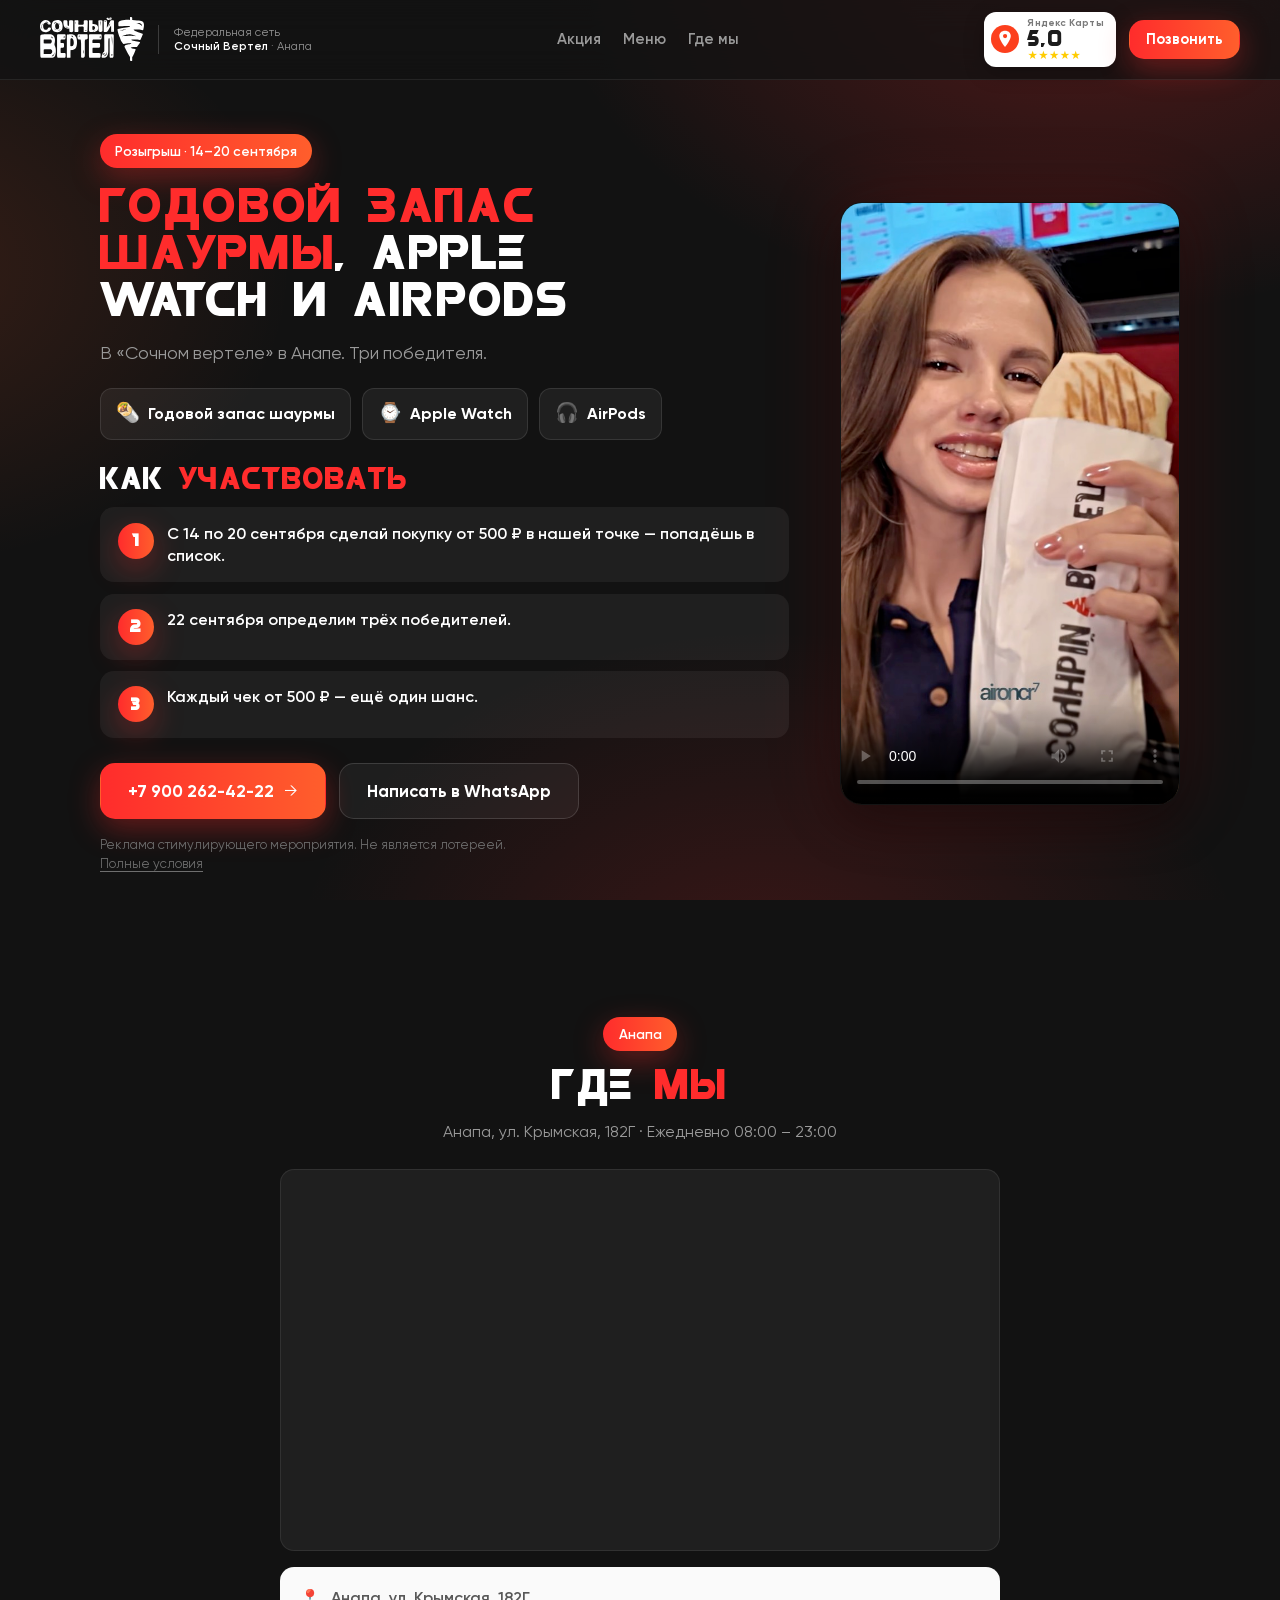
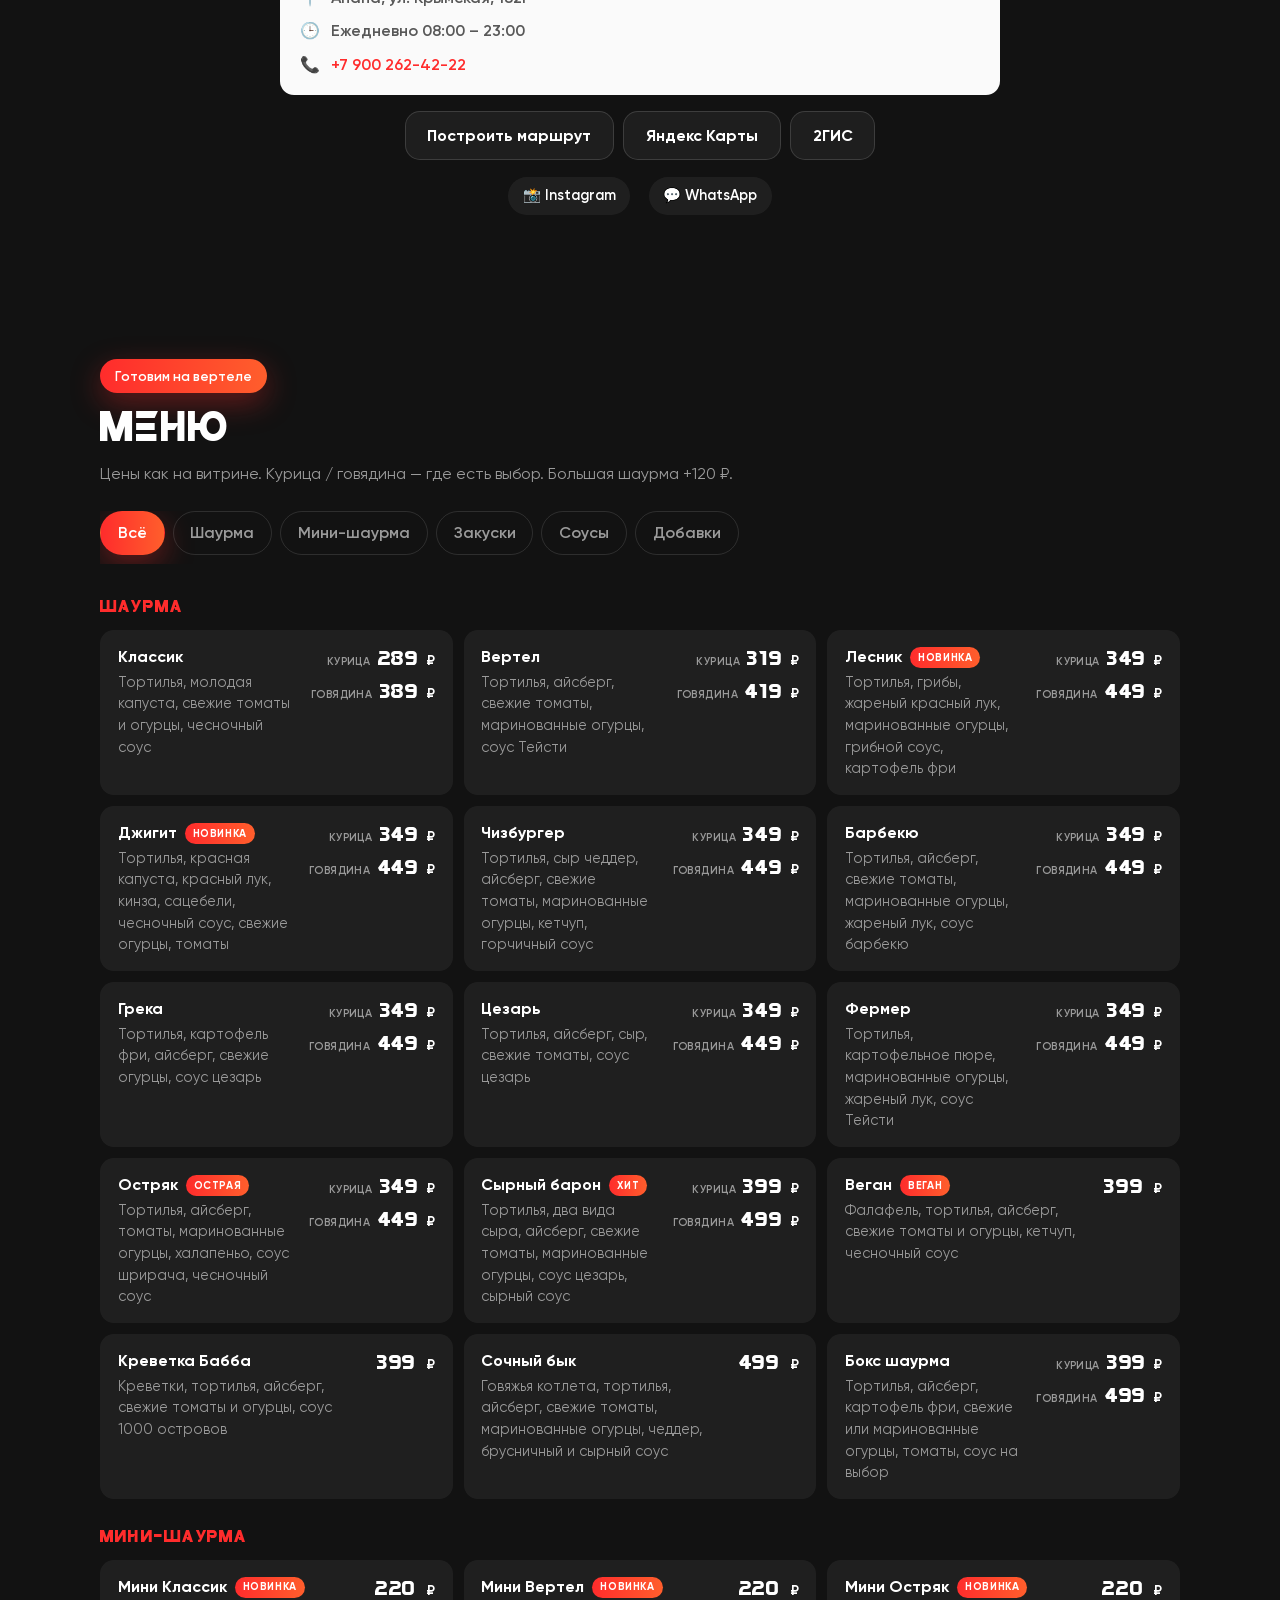
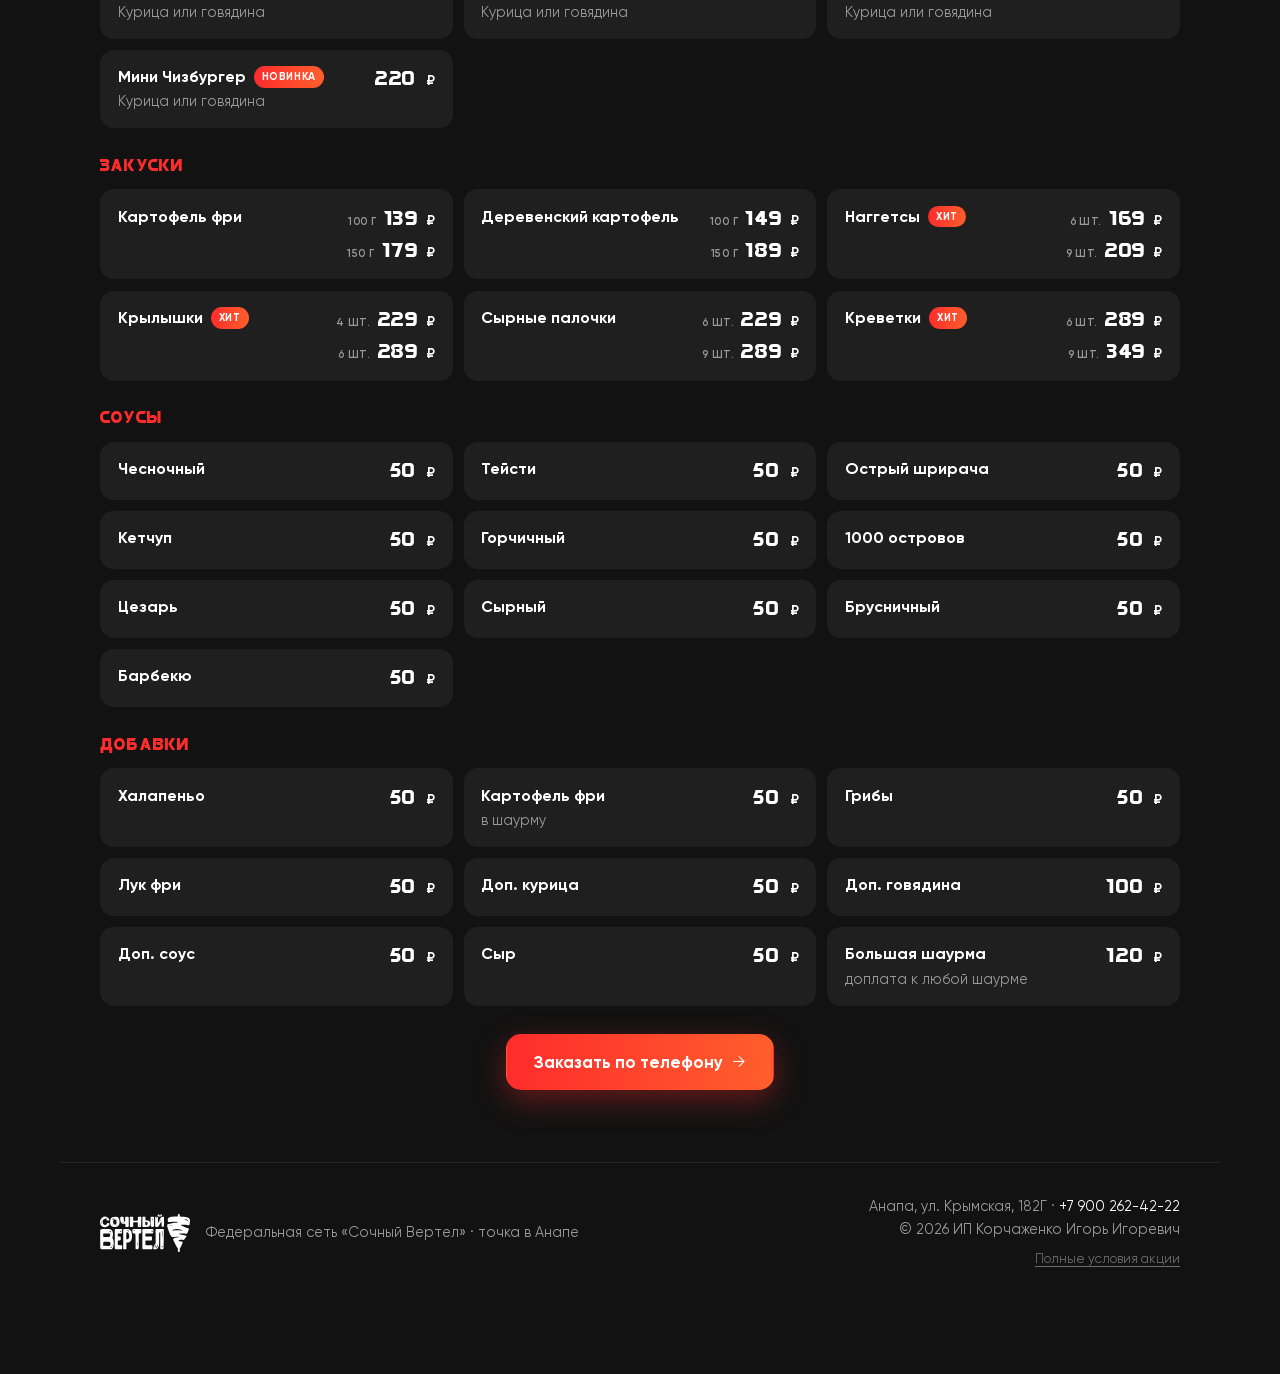
<file: index.html>
<!DOCTYPE html>
<html lang="ru">
<head>
  <meta charset="utf-8">
  <meta name="viewport" content="width=device-width, initial-scale=1, viewport-fit=cover">
  <title>Розыгрыш — годовой запас шаурмы, Apple Watch и AirPods · Сочный вертел, Анапа</title>
  <meta name="description" content="С 14 по 20 сентября покупка от 500 ₽ в «Сочном вертеле» в Анапе — участие в розыгрыше. Три победителя: годовой запас шаурмы, Apple Watch и AirPods. Итоги 22 сентября.">
  <meta name="theme-color" content="#16110d">
  <link rel="canonical" href="https://sochnyvertelanapa.github.io/promo/">
  <meta property="og:title" content="Розыгрыш в Сочном вертеле, Анапа">
  <meta property="og:description" content="Покупка от 500 ₽ с 14 по 20 сентября — три победителя 22 сентября: годовой запас шаурмы, Apple Watch и AirPods.">
  <meta property="og:type" content="website">
  <meta property="og:url" content="https://sochnyvertelanapa.github.io/promo/">
  <meta property="og:image" content="https://sochnyvertelanapa.github.io/creatives/giveaway-banner-1200x628.png">
  <link rel="icon" href="assets/logo.svg" type="image/svg+xml">
  <link rel="stylesheet" href="styles.css">
  <link rel="stylesheet" href="promo/styles.css">
  <!-- Top.Mail.Ru counter -->
  <script type="text/javascript">
  var _tmr = window._tmr || (window._tmr = []);
  _tmr.push({id: "3794026", type: "pageView", start: (new Date()).getTime()});
  (function (d, w, id) {
    if (d.getElementById(id)) return;
    var ts = d.createElement("script"); ts.type = "text/javascript"; ts.async = true; ts.id = id;
    ts.src = "https://top-fwz1.mail.ru/js/code.js";
    var f = function () {var s = d.getElementsByTagName("script")[0]; s.parentNode.insertBefore(ts, s);};
    if (w.opera == "[object Opera]") { d.addEventListener("DOMContentLoaded", f, false); } else { f(); }
  })(document, window, "tmr-code");
  </script>
  <noscript><div><img src="https://top-fwz1.mail.ru/counter?id=3794026;js=na" style="position:absolute;left:-9999px;" alt="Top.Mail.Ru" /></div></noscript>
  <!-- /Top.Mail.Ru counter -->
</head>
<body>

<div class="embers" aria-hidden="true"></div>

<header class="topbar">
  <a class="brand" href="#promo">
    <img src="assets/logo.svg" alt="Сочный Вертел" width="104" height="44">
    <span class="brand-sub">Федеральная сеть<br><b>Сочный Вертел</b> · Анапа</span>
  </a>
  <nav class="topnav">
    <a href="#promo">Акция</a>
    <a href="#menu">Меню</a>
    <a href="#map">Где мы</a>
  </nav>
  <div class="topbar-right">
    <a class="ymaps-badge" data-ymaps href="#" target="_blank" rel="noopener" aria-label="5.0 на Яндекс Картах">
      <span class="ymaps-logo" aria-hidden="true">
        <svg viewBox="0 0 32 32" width="28" height="28">
          <circle cx="16" cy="16" r="16" fill="#FC3F1D"/>
          <path d="M16.1 6.6c-3.9 0-6.6 2.5-6.6 6.1 0 4.4 5.5 11.2 6.2 12.1.2.2.5.2.7 0 .7-.9 6.2-7.7 6.2-12.1 0-3.6-2.7-6.1-6.5-6.1zm0 8.4a2.4 2.4 0 1 1 0-4.8 2.4 2.4 0 0 1 0 4.8z" fill="#fff"/>
        </svg>
      </span>
      <span class="ymaps-meta">
        <span class="ymaps-brand">Яндекс Карты</span>
        <span class="ymaps-score">5,0</span>
        <span class="ymaps-stars" aria-hidden="true">★★★★★</span>
      </span>
    </a>
    <a class="btn btn-sm btn-accent" data-tel href="#">Позвонить</a>
  </div>
</header>

<main id="top">

  <section class="section promo-hero" id="promo">
    <div class="promo-split">
      <div class="promo-copy-top">
        <span class="tag" data-promo-tag>Розыгрыш · 14–20 сентября</span>
        <h1><span class="red">Годовой запас шаурмы</span>, Apple Watch и AirPods</h1>
        <p class="lead" data-promo-lead>В «Сочном вертеле» в Анапе. Три победителя.</p>
      </div>

      <div class="promo-video-wrap">
        <video
          class="promo-video"
          controls
          playsinline
          preload="metadata"
          poster="promo/media/poster.jpg"
          src="promo/media/promo.mp4"
        ></video>
      </div>

      <div class="promo-copy-bottom">
        <ul class="promo-prizes" data-promo-prizes>
          <li><span>🌯</span> Годовой запас шаурмы</li>
          <li><span>⌚</span> Apple Watch</li>
          <li><span>🎧</span> AirPods</li>
        </ul>

        <div class="promo-rules">
          <h2>Как <span class="red">участвовать</span></h2>
          <ol data-promo-rules>
            <li>С 14 по 20 сентября сделай покупку от 500 ₽ в нашей точке — попадёшь в список.</li>
            <li>22 сентября определим трёх победителей.</li>
            <li>Каждый чек от 500 ₽ — ещё один шанс.</li>
          </ol>
        </div>

        <div class="hero-cta promo-cta">
          <a class="btn btn-accent btn-lg" data-tel href="#"><span data-phone>+7 ···</span> <span class="arrow">→</span></a>
          <a class="btn btn-ghost btn-lg" data-wa href="#" target="_blank" rel="noopener">Написать в WhatsApp</a>
        </div>
        <p class="promo-legal-note">Реклама стимулирующего мероприятия. Не является лотереей. <a href="promo/rules.html">Полные условия</a></p>
      </div>
    </div>
  </section>

  <section class="section promo-map" id="map">
    <div class="promo-center">
      <div class="section-head">
        <span class="tag">Анапа</span>
        <h2>Где <span class="red">мы</span></h2>
        <p class="muted"><span data-address></span> · <span data-hours></span></p>
      </div>
      <div class="map-frame">
        <iframe data-map title="Карта: Сочный вертел, Анапа" loading="lazy" allowfullscreen></iframe>
      </div>
      <div class="map-card">
        <div class="map-card-row"><span class="ico">📍</span><span data-address></span></div>
        <div class="map-card-row"><span class="ico">🕒</span><span data-hours></span></div>
        <div class="map-card-row"><span class="ico">📞</span><a data-tel href="#"><span data-phone></span></a></div>
      </div>
      <div class="map-links">
        <a class="btn btn-ghost" data-route href="#" target="_blank" rel="noopener">Построить маршрут</a>
        <a class="btn btn-ghost" data-ymaps href="#" target="_blank" rel="noopener">Яндекс Карты</a>
        <a class="btn btn-ghost" data-2gis href="#" target="_blank" rel="noopener">2ГИС</a>
      </div>
      <div class="social" data-social></div>
    </div>
  </section>

  <section class="section" id="menu">
    <div class="section-head">
      <span class="tag">Готовим на вертеле</span>
      <h2>Меню</h2>
      <p class="muted">Цены как на витрине. Курица / говядина — где есть выбор. Большая шаурма +120&nbsp;₽.</p>
    </div>
    <div class="menu-tabs" data-menu-tabs></div>
    <div class="menu-list" data-menu></div>
    <div class="menu-cta">
      <a class="btn btn-accent btn-lg" data-tel href="#">Заказать по телефону <span class="arrow">→</span></a>
    </div>
  </section>

</main>

<footer class="footer">
  <div class="footer-brand"><img src="assets/logo.svg" alt="Сочный Вертел" width="90" height="38"><span>Федеральная сеть «Сочный Вертел» · точка в Анапе</span></div>
  <div class="footer-meta">
    <span data-address></span> · <a data-tel href="#"><span data-phone></span></a><br>
    © <span data-year></span> <span data-legal></span><br>
    <a class="footer-terms" href="promo/rules.html">Полные условия акции</a>
  </div>
</footer>

<a class="fab" data-tel href="#" aria-label="Позвонить">Заказать по телефону <span class="arrow">→</span></a>

<script src="promo/config.js"></script>
<script src="promo/app.js"></script>
</body>
</html>
</file>
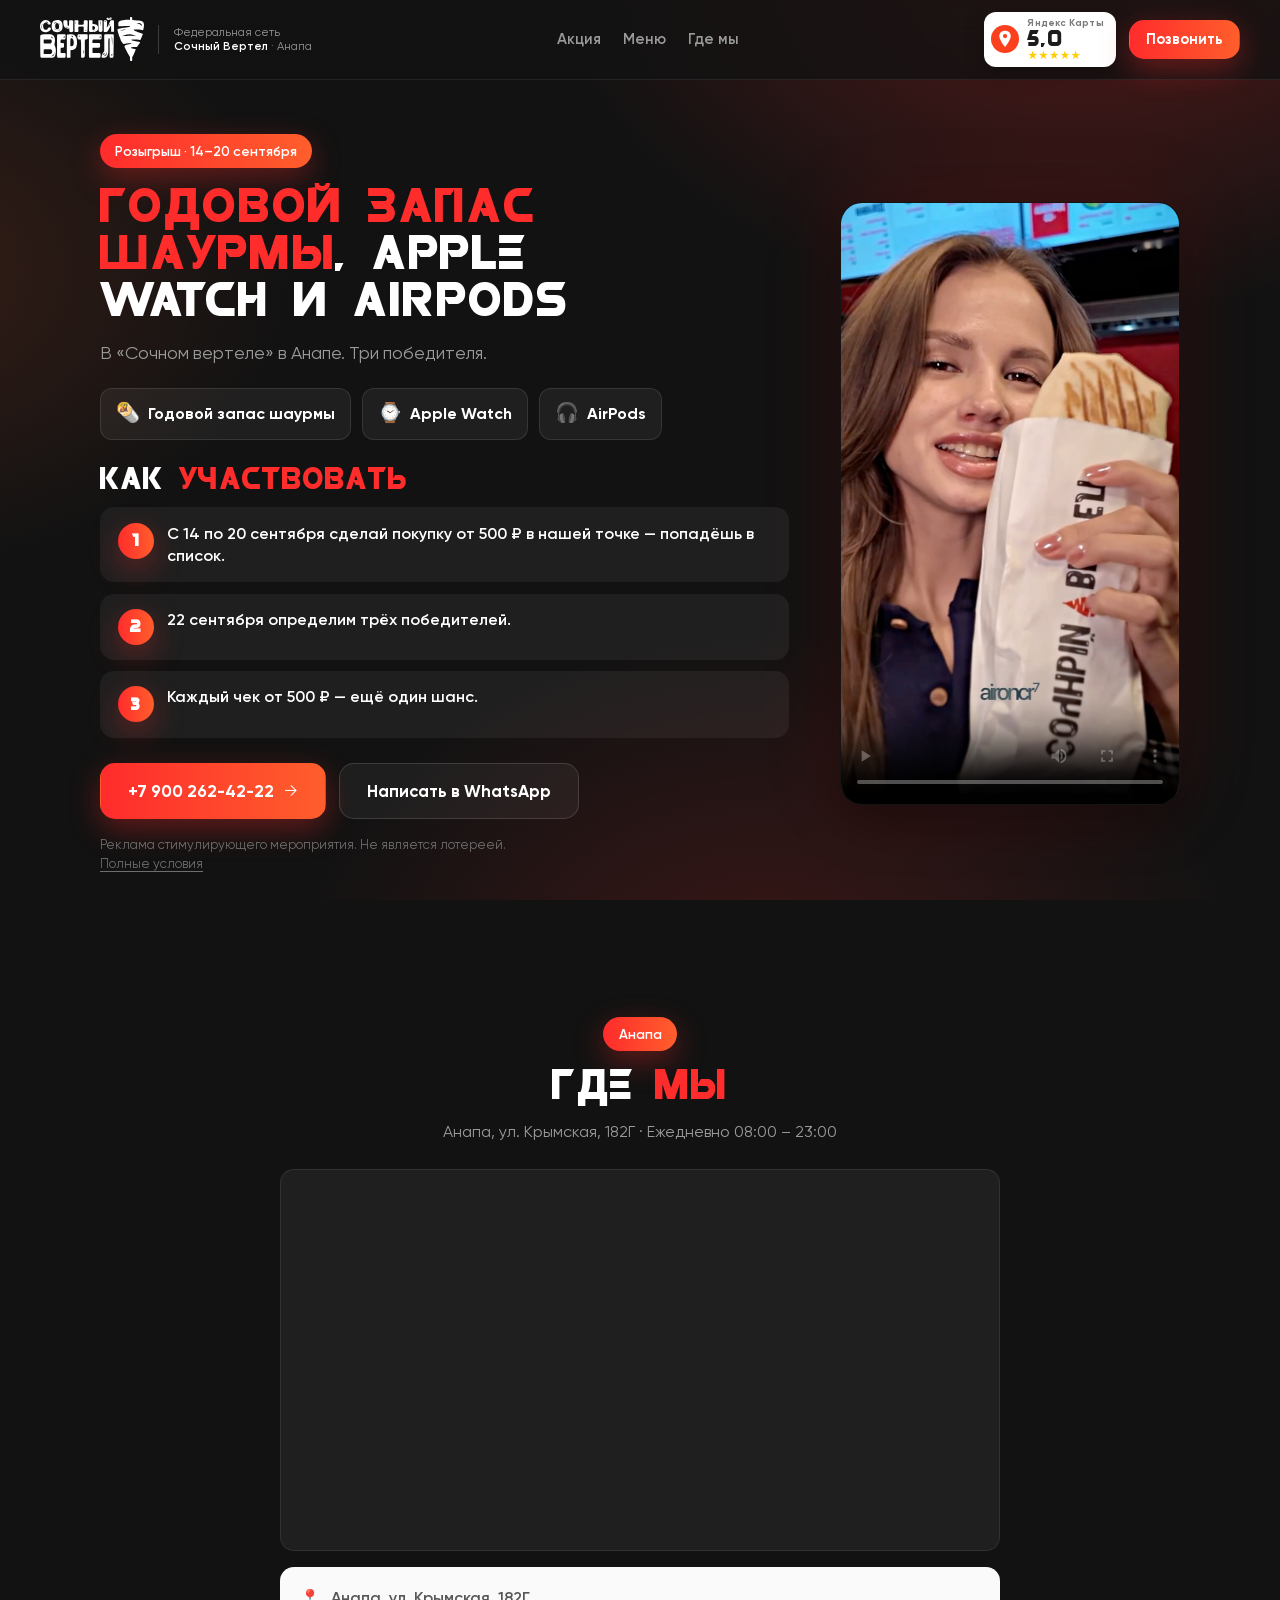
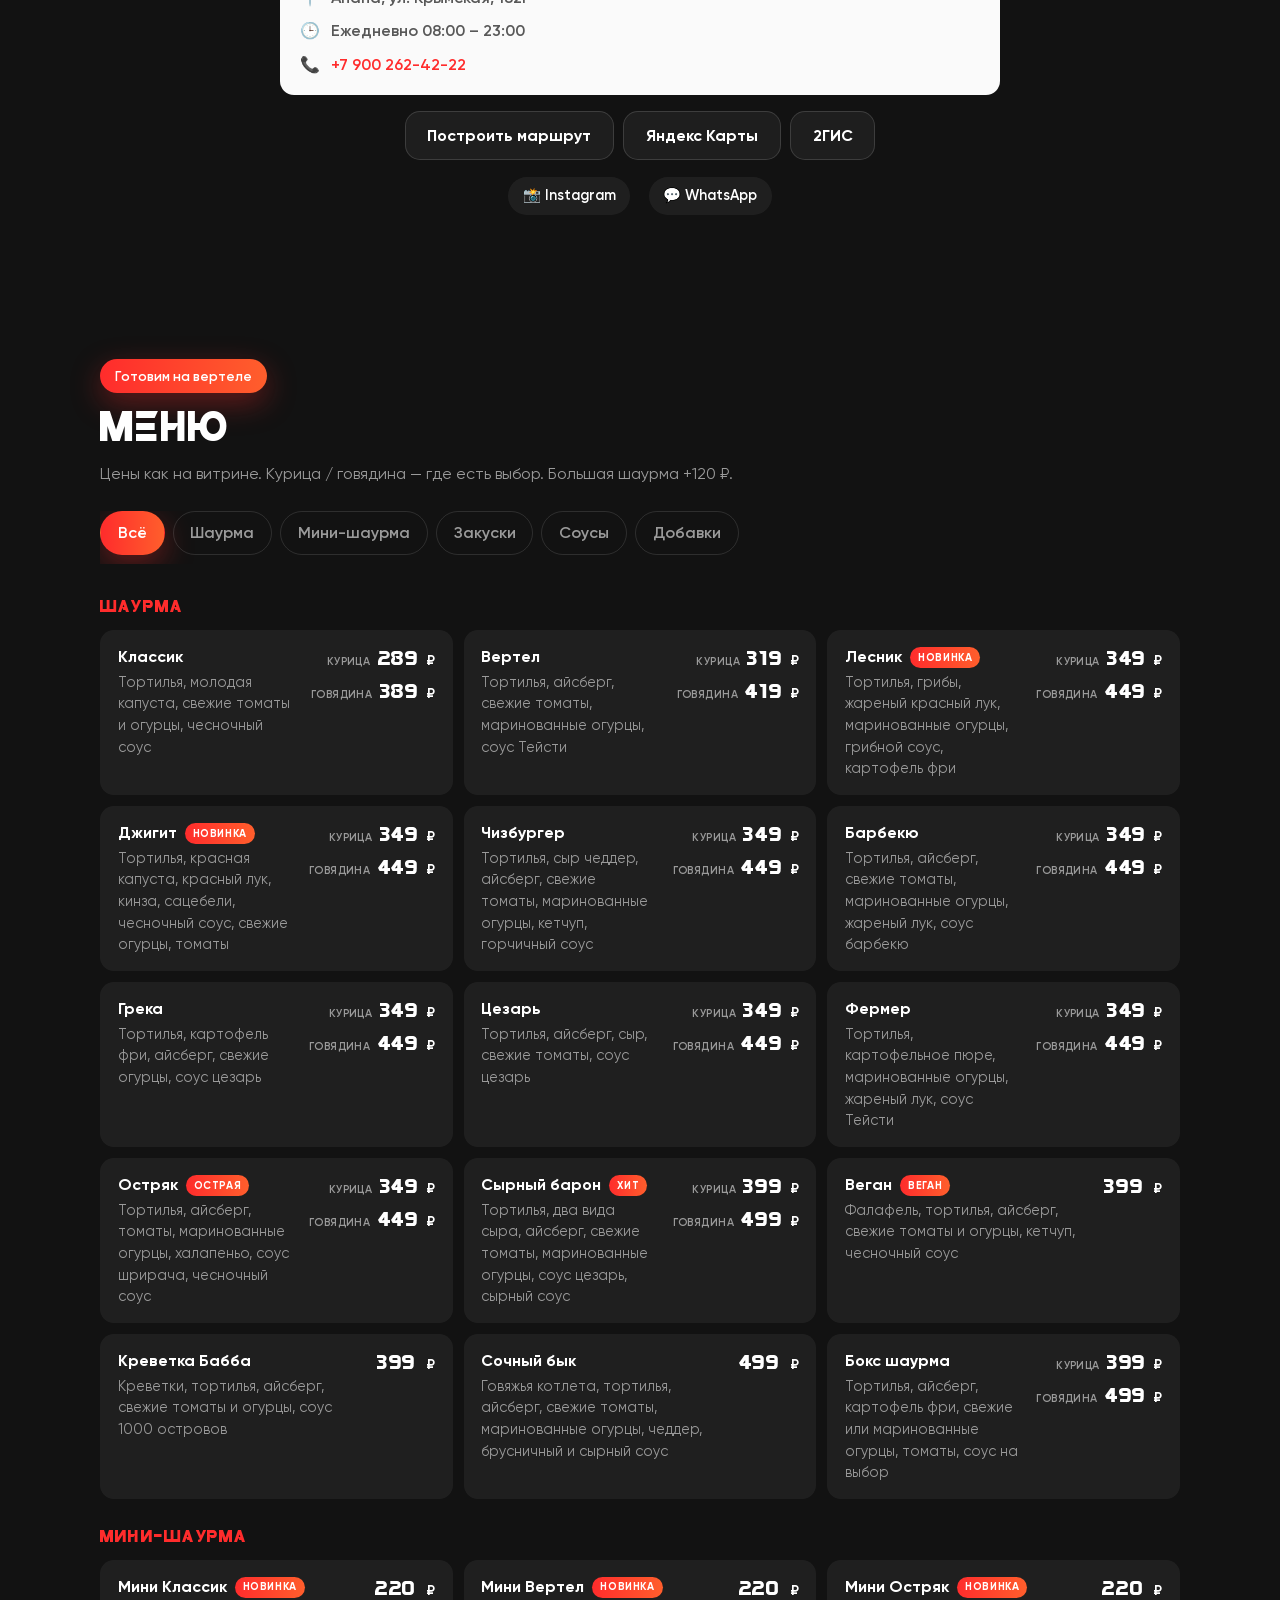
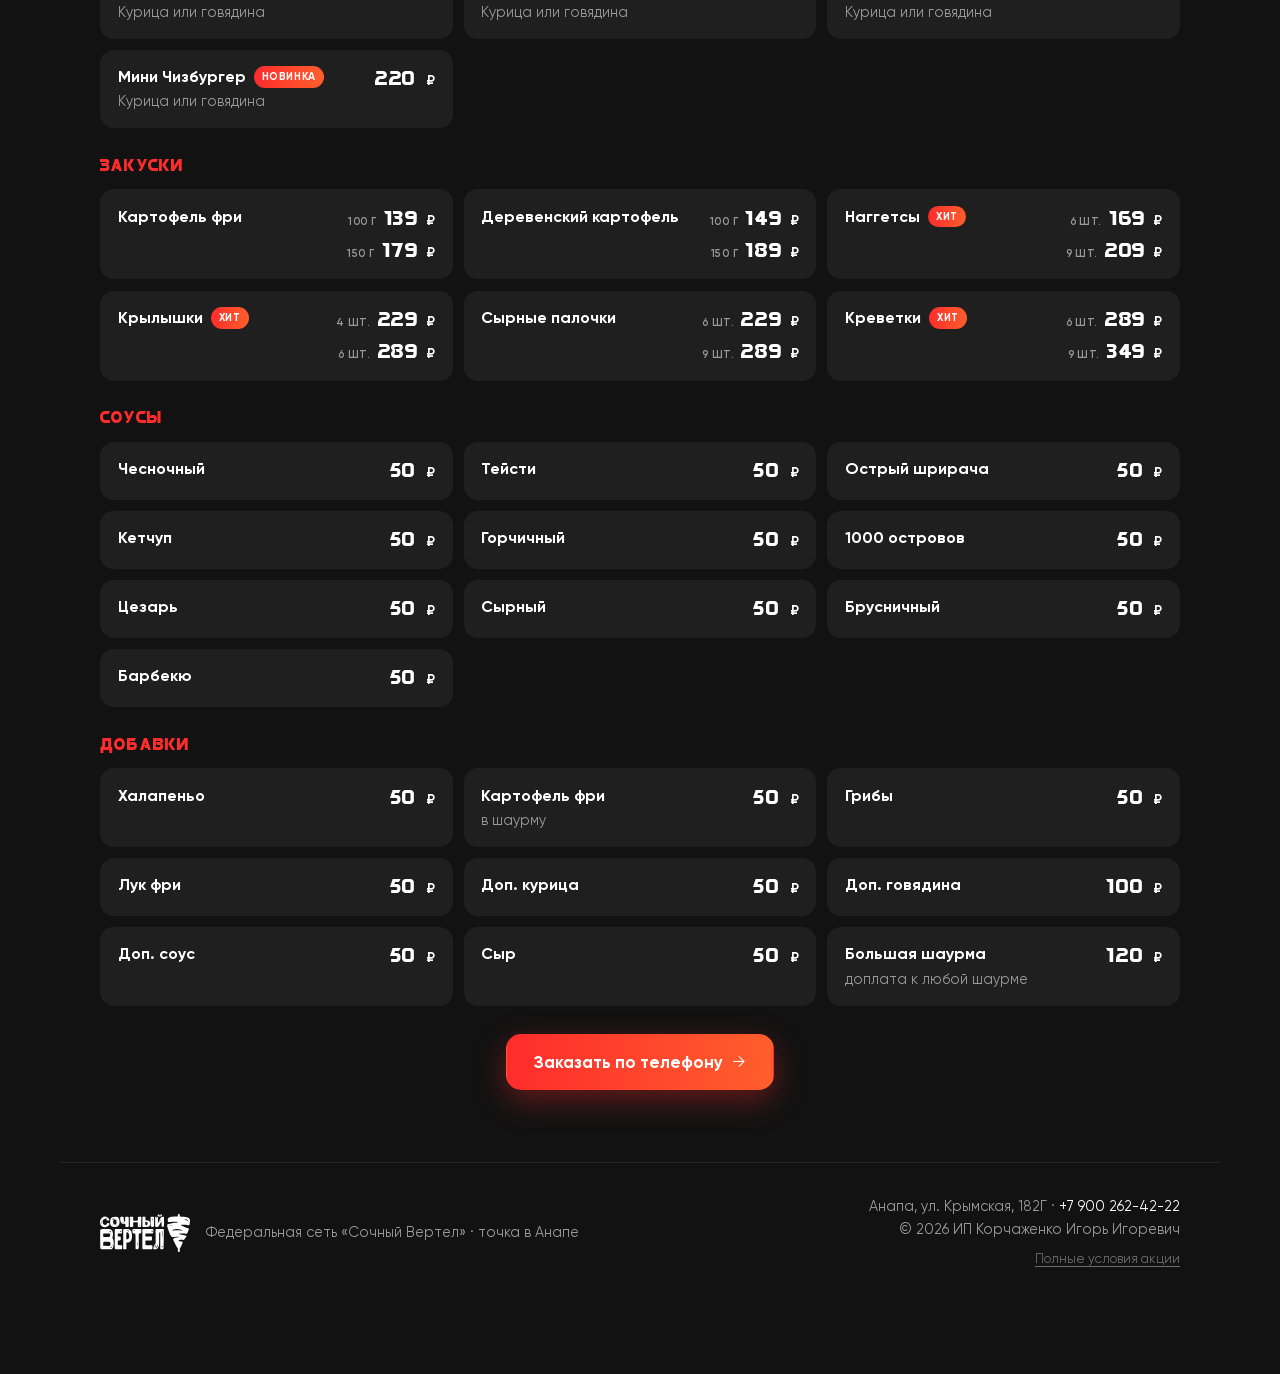
<file: promo/index.html>
<!DOCTYPE html>
<html lang="ru">
<head>
  <meta charset="utf-8">
  <meta name="viewport" content="width=device-width, initial-scale=1, viewport-fit=cover">
  <title>Розыгрыш — годовой запас шаурмы, Apple Watch и AirPods · Сочный вертел, Анапа</title>
  <meta name="description" content="С 14 по 20 сентября покупка от 500 ₽ в «Сочном вертеле» в Анапе — участие в розыгрыше. Три победителя: годовой запас шаурмы, Apple Watch и AirPods. Итоги 22 сентября.">
  <meta name="theme-color" content="#16110d">
  <link rel="canonical" href="https://sochnyvertelanapa.github.io/promo/">
  <meta property="og:title" content="Розыгрыш в Сочном вертеле, Анапа">
  <meta property="og:description" content="Покупка от 500 ₽ с 14 по 20 сентября — три победителя 22 сентября: годовой запас шаурмы, Apple Watch и AirPods.">
  <meta property="og:type" content="website">
  <meta property="og:url" content="https://sochnyvertelanapa.github.io/promo/">
  <meta property="og:image" content="https://sochnyvertelanapa.github.io/creatives/giveaway-banner-1200x628.png">
  <link rel="icon" href="../assets/logo.svg" type="image/svg+xml">
  <link rel="stylesheet" href="../styles.css">
  <link rel="stylesheet" href="styles.css">
  <!-- Top.Mail.Ru counter -->
  <script type="text/javascript">
  var _tmr = window._tmr || (window._tmr = []);
  _tmr.push({id: "3794026", type: "pageView", start: (new Date()).getTime()});
  (function (d, w, id) {
    if (d.getElementById(id)) return;
    var ts = d.createElement("script"); ts.type = "text/javascript"; ts.async = true; ts.id = id;
    ts.src = "https://top-fwz1.mail.ru/js/code.js";
    var f = function () {var s = d.getElementsByTagName("script")[0]; s.parentNode.insertBefore(ts, s);};
    if (w.opera == "[object Opera]") { d.addEventListener("DOMContentLoaded", f, false); } else { f(); }
  })(document, window, "tmr-code");
  </script>
  <noscript><div><img src="https://top-fwz1.mail.ru/counter?id=3794026;js=na" style="position:absolute;left:-9999px;" alt="Top.Mail.Ru" /></div></noscript>
  <!-- /Top.Mail.Ru counter -->
</head>
<body>

<div class="embers" aria-hidden="true"></div>

<header class="topbar">
  <a class="brand" href="#promo">
    <img src="../assets/logo.svg" alt="Сочный Вертел" width="104" height="44">
    <span class="brand-sub">Федеральная сеть<br><b>Сочный Вертел</b> · Анапа</span>
  </a>
  <nav class="topnav">
    <a href="#promo">Акция</a>
    <a href="#menu">Меню</a>
    <a href="#map">Где мы</a>
  </nav>
  <div class="topbar-right">
    <a class="ymaps-badge" data-ymaps href="#" target="_blank" rel="noopener" aria-label="5.0 на Яндекс Картах">
      <span class="ymaps-logo" aria-hidden="true">
        <svg viewBox="0 0 32 32" width="28" height="28">
          <circle cx="16" cy="16" r="16" fill="#FC3F1D"/>
          <path d="M16.1 6.6c-3.9 0-6.6 2.5-6.6 6.1 0 4.4 5.5 11.2 6.2 12.1.2.2.5.2.7 0 .7-.9 6.2-7.7 6.2-12.1 0-3.6-2.7-6.1-6.5-6.1zm0 8.4a2.4 2.4 0 1 1 0-4.8 2.4 2.4 0 0 1 0 4.8z" fill="#fff"/>
        </svg>
      </span>
      <span class="ymaps-meta">
        <span class="ymaps-brand">Яндекс Карты</span>
        <span class="ymaps-score">5,0</span>
        <span class="ymaps-stars" aria-hidden="true">★★★★★</span>
      </span>
    </a>
    <a class="btn btn-sm btn-accent" data-tel href="#">Позвонить</a>
  </div>
</header>

<main id="top">

  <section class="section promo-hero" id="promo">
    <div class="promo-split">
      <div class="promo-copy-top">
        <span class="tag" data-promo-tag>Розыгрыш · 14–20 сентября</span>
        <h1><span class="red">Годовой запас шаурмы</span>, Apple Watch и AirPods</h1>
        <p class="lead" data-promo-lead>В «Сочном вертеле» в Анапе. Три победителя.</p>
      </div>

      <div class="promo-video-wrap">
        <video
          class="promo-video"
          controls
          playsinline
          preload="metadata"
          poster="media/poster.jpg"
          src="media/promo.mp4"
        ></video>
      </div>

      <div class="promo-copy-bottom">
        <ul class="promo-prizes" data-promo-prizes>
          <li><span>🌯</span> Годовой запас шаурмы</li>
          <li><span>⌚</span> Apple Watch</li>
          <li><span>🎧</span> AirPods</li>
        </ul>

        <div class="promo-rules">
          <h2>Как <span class="red">участвовать</span></h2>
          <ol data-promo-rules>
            <li>С 14 по 20 сентября сделай покупку от 500 ₽ в нашей точке — попадёшь в список.</li>
            <li>22 сентября определим трёх победителей.</li>
            <li>Каждый чек от 500 ₽ — ещё один шанс.</li>
          </ol>
        </div>

        <div class="hero-cta promo-cta">
          <a class="btn btn-accent btn-lg" data-tel href="#"><span data-phone>+7 ···</span> <span class="arrow">→</span></a>
          <a class="btn btn-ghost btn-lg" data-wa href="#" target="_blank" rel="noopener">Написать в WhatsApp</a>
        </div>
        <p class="promo-legal-note">Реклама стимулирующего мероприятия. Не является лотереей. <a href="rules.html">Полные условия</a></p>
      </div>
    </div>
  </section>

  <section class="section promo-map" id="map">
    <div class="promo-center">
      <div class="section-head">
        <span class="tag">Анапа</span>
        <h2>Где <span class="red">мы</span></h2>
        <p class="muted"><span data-address></span> · <span data-hours></span></p>
      </div>
      <div class="map-frame">
        <iframe data-map title="Карта: Сочный вертел, Анапа" loading="lazy" allowfullscreen></iframe>
      </div>
      <div class="map-card">
        <div class="map-card-row"><span class="ico">📍</span><span data-address></span></div>
        <div class="map-card-row"><span class="ico">🕒</span><span data-hours></span></div>
        <div class="map-card-row"><span class="ico">📞</span><a data-tel href="#"><span data-phone></span></a></div>
      </div>
      <div class="map-links">
        <a class="btn btn-ghost" data-route href="#" target="_blank" rel="noopener">Построить маршрут</a>
        <a class="btn btn-ghost" data-ymaps href="#" target="_blank" rel="noopener">Яндекс Карты</a>
        <a class="btn btn-ghost" data-2gis href="#" target="_blank" rel="noopener">2ГИС</a>
      </div>
      <div class="social" data-social></div>
    </div>
  </section>

  <section class="section" id="menu">
    <div class="section-head">
      <span class="tag">Готовим на вертеле</span>
      <h2>Меню</h2>
      <p class="muted">Цены как на витрине. Курица / говядина — где есть выбор. Большая шаурма +120&nbsp;₽.</p>
    </div>
    <div class="menu-tabs" data-menu-tabs></div>
    <div class="menu-list" data-menu></div>
    <div class="menu-cta">
      <a class="btn btn-accent btn-lg" data-tel href="#">Заказать по телефону <span class="arrow">→</span></a>
    </div>
  </section>

</main>

<footer class="footer">
  <div class="footer-brand"><img src="../assets/logo.svg" alt="Сочный Вертел" width="90" height="38"><span>Федеральная сеть «Сочный Вертел» · точка в Анапе</span></div>
  <div class="footer-meta">
    <span data-address></span> · <a data-tel href="#"><span data-phone></span></a><br>
    © <span data-year></span> <span data-legal></span><br>
    <a class="footer-terms" href="rules.html">Полные условия акции</a>
  </div>
</footer>

<a class="fab" data-tel href="#" aria-label="Позвонить">Заказать по телефону <span class="arrow">→</span></a>

<script src="config.js"></script>
<script src="app.js"></script>
</body>
</html>
</file>
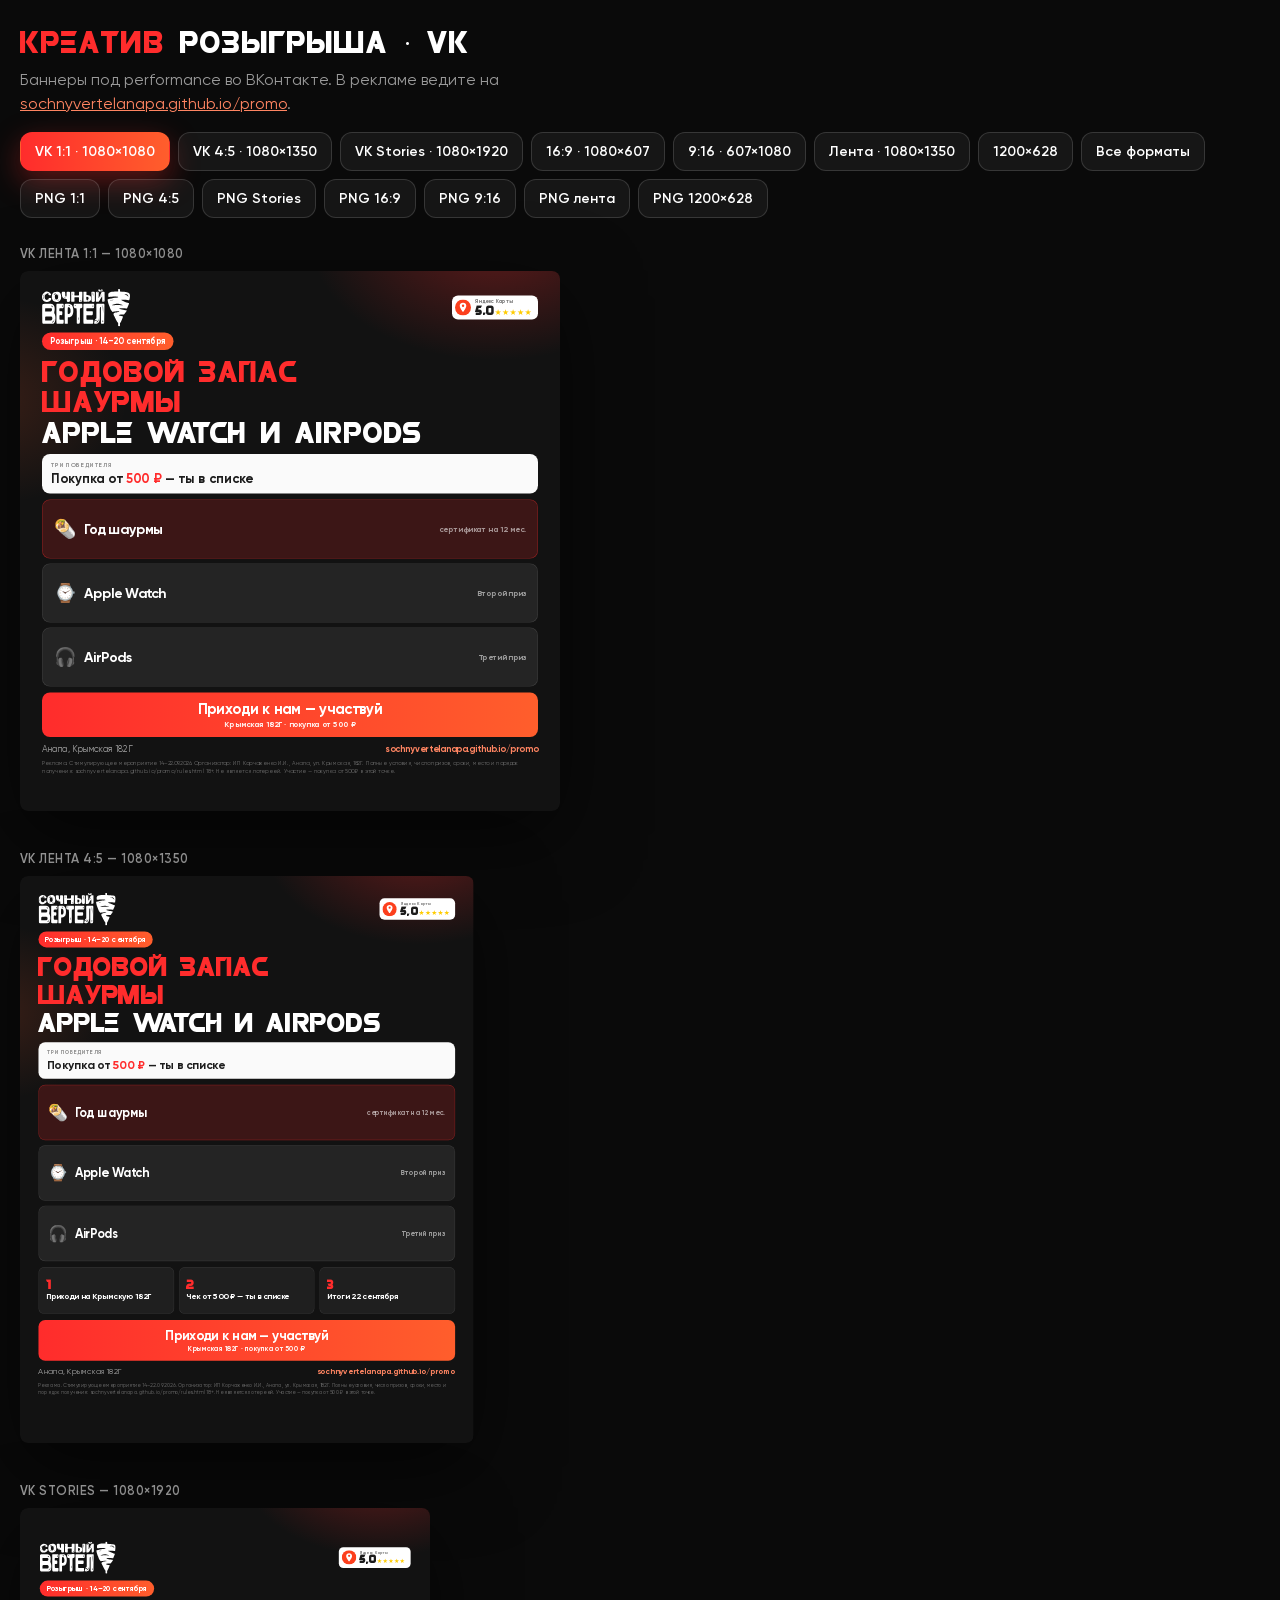
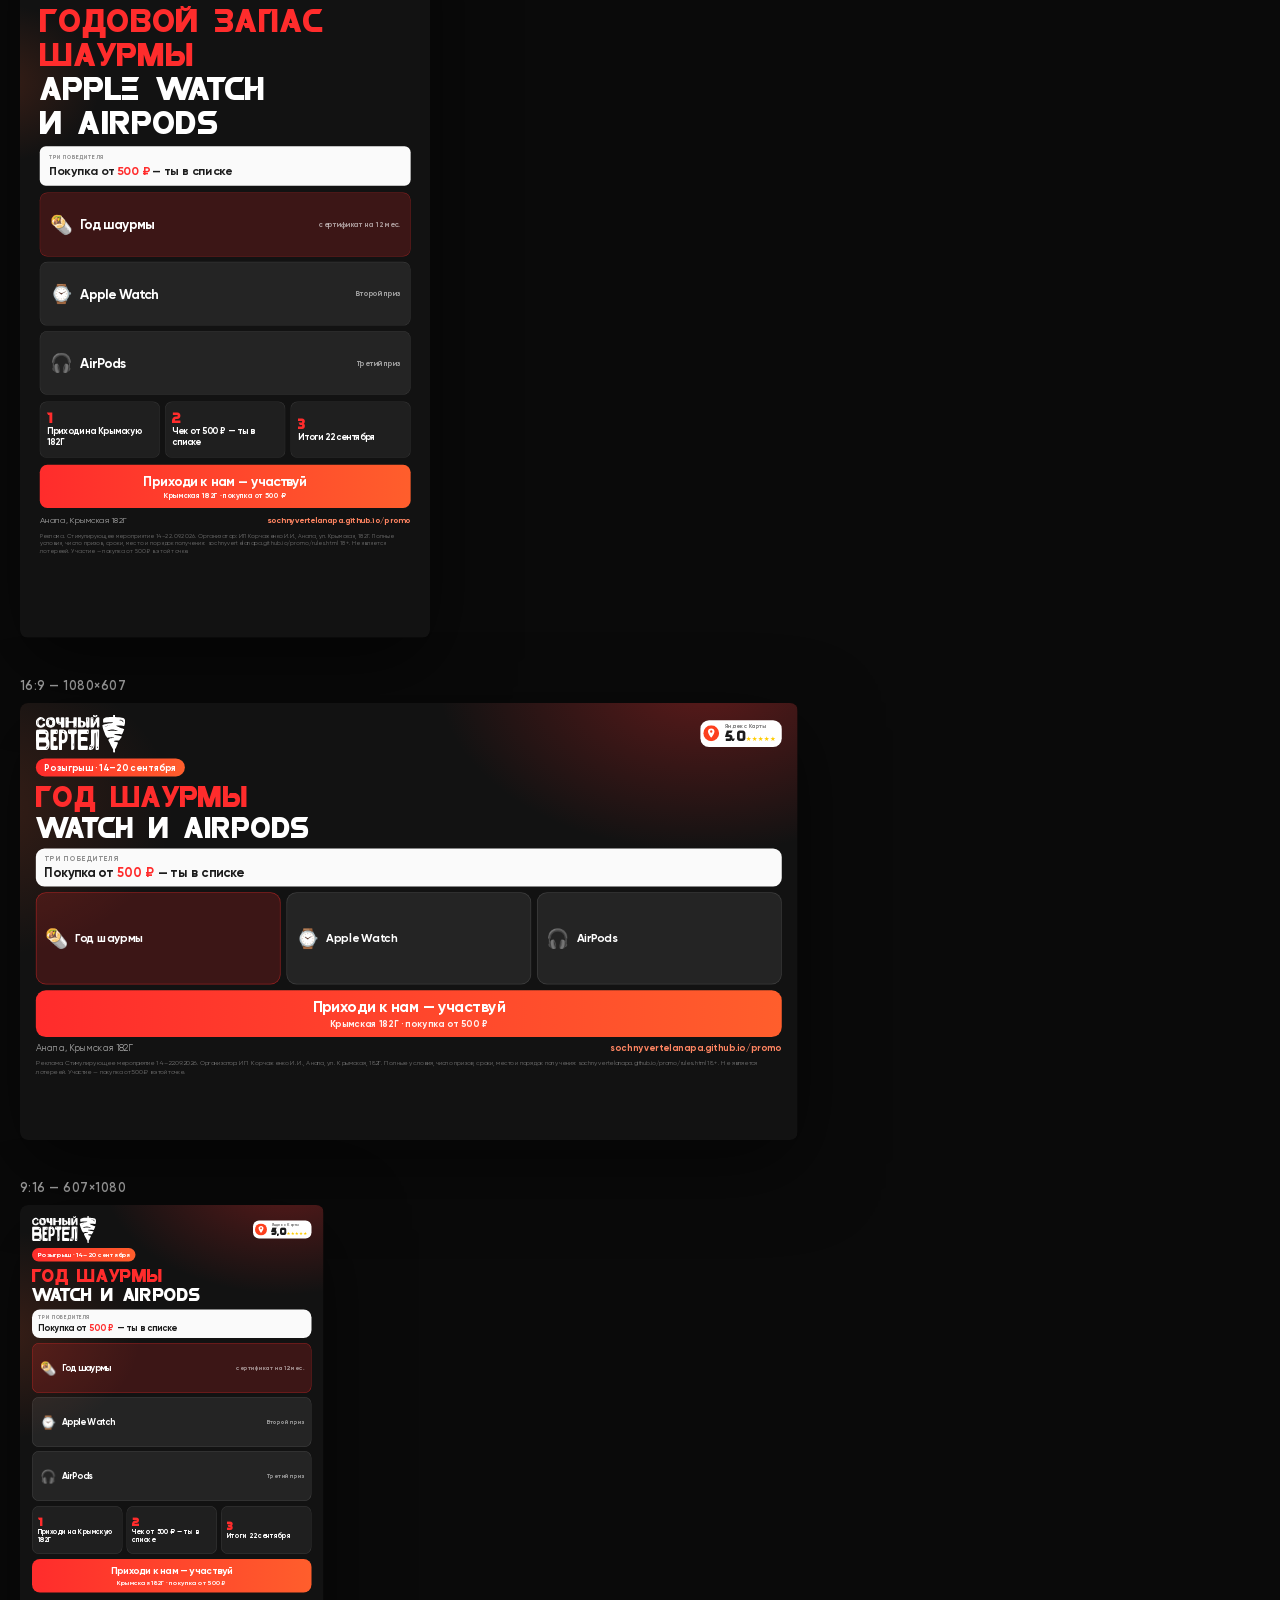
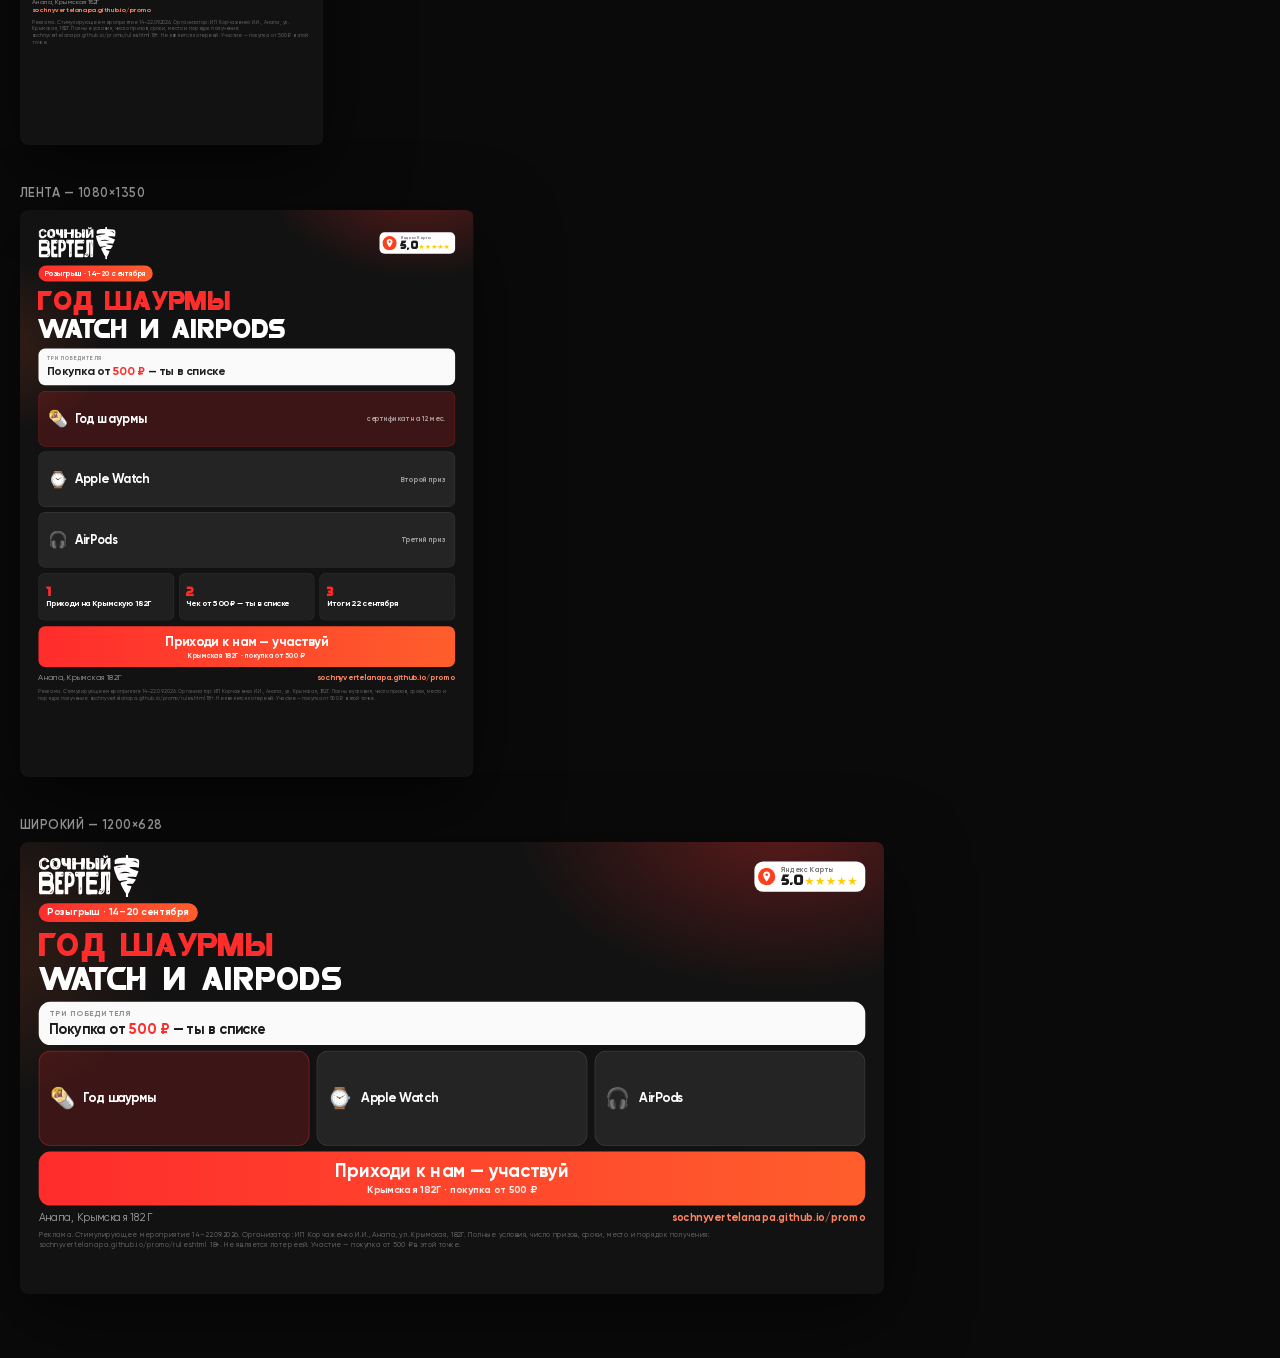
<file: creatives/giveaway.html>
<!DOCTYPE html>
<html lang="ru">
<head>
  <meta charset="utf-8">
  <meta name="viewport" content="width=device-width, initial-scale=1">
  <title>Креатив — Розыгрыш · Сочный вертел</title>
  <link rel="icon" href="../assets/logo.svg" type="image/svg+xml">
  <style>
    @font-face { font-family: "ROBO"; src: url("../assets/fonts/robo.woff") format("woff"); font-weight: 400; font-display: swap; }
    @font-face { font-family: "Gilroy"; src: url("../assets/fonts/gilroy-regular.woff") format("woff"); font-weight: 400; font-display: swap; }
    @font-face { font-family: "Gilroy"; src: url("../assets/fonts/gilroy-semibold.woff") format("woff"); font-weight: 600; font-display: swap; }
    @font-face { font-family: "Gilroy"; src: url("../assets/fonts/gilroy-bold.woff") format("woff"); font-weight: 700; font-display: swap; }

    :root {
      --bg: #121212; --red: #ff2c2c; --red-2: #ff5e2c;
      --grad: linear-gradient(90deg, #ff2c2c 0%, #ff5e2c 100%);
      --text: #fff; --muted: #9a9a9a;
      --font: "Gilroy", system-ui, sans-serif;
      --display: "ROBO", "Gilroy", system-ui, sans-serif;
      --space: 16px;
    }
    * { box-sizing: border-box; }
    html, body { margin: 0; }
    body { font-family: var(--font); background: #0a0a0a; color: var(--text); -webkit-font-smoothing: antialiased; }

    .studio { max-width: 1280px; margin: 0 auto; padding: 28px 20px 64px; }
    .studio-head { margin-bottom: 22px; }
    .studio-head h1 {
      font-family: var(--display); font-weight: 400; text-transform: uppercase;
      letter-spacing: 0.04em; font-size: 1.7rem; margin: 0 0 8px;
    }
    .studio-head p { margin: 0; color: var(--muted); max-width: 62ch; line-height: 1.5; }
    .studio-head a { color: #ff8562; }
    .formats { display: flex; flex-wrap: wrap; gap: 8px; margin-top: 16px; }
    .formats a {
      border: 1px solid rgba(255,255,255,0.14); background: rgba(255,255,255,0.05);
      color: #fff; font: 600 0.88rem var(--font); padding: 10px 14px; border-radius: 12px; text-decoration: none;
    }
    .formats a:hover { border-color: var(--red); }
    .formats .primary { background: var(--grad); border-color: transparent; box-shadow: 0 10px 30px rgba(255,44,44,0.35); }
    .gallery { display: grid; gap: 40px; margin-top: 28px; }
    .card { display: grid; gap: 10px; }
    .card-label { font-size: 0.78rem; color: var(--muted); font-weight: 600; letter-spacing: 0.04em; text-transform: uppercase; }
    .frame { background: #000; border-radius: 8px; box-shadow: 0 24px 80px rgba(0,0,0,0.55); overflow: hidden; }

    .artboard { position: relative; overflow: hidden; color: #fff; background: #121212; font-family: var(--font); }
    .glow {
      position: absolute; inset: 0; pointer-events: none; z-index: 0;
      background:
        radial-gradient(640px 420px at 88% -6%, rgba(255,44,44,0.32), transparent 58%),
        radial-gradient(480px 360px at -6% 24%, rgba(255,94,44,0.16), transparent 58%);
    }
    .inner {
      position: relative; z-index: 2; height: 100%;
      display: flex; flex-direction: column;
    }
    .logo { height: auto; display: block; flex: 0 0 auto; }
    .top { display: flex; justify-content: space-between; align-items: center; flex: 0 0 auto; }
    .tag {
      display: inline-flex; align-items: center; width: fit-content; flex: 0 0 auto;
      background: var(--grad); color: #fff; font-weight: 700; border-radius: 999px;
      line-height: 1;
    }
    .h-main {
      font-family: var(--display); font-weight: 400; text-transform: uppercase;
      letter-spacing: 0.02em; line-height: 1.18; margin: 0; flex: 0 0 auto;
    }
    .h-main .red { color: var(--red); }
    .cta {
      display: flex; flex-direction: column; align-items: center; justify-content: center;
      width: 100%; flex: 0 0 auto; gap: 4px;
      background: var(--grad); color: #fff; border-radius: 16px;
      text-align: center;
    }
    .cta b { font-weight: 800; letter-spacing: -0.02em; line-height: 1.15; }
    .cta small { display: block; font-weight: 700; opacity: 0.92; line-height: 1.2; }
    .url { font-weight: 700; color: #ff8562; }
    .addr { color: rgba(255,255,255,0.62); }
    .foot { display: flex; justify-content: space-between; align-items: baseline; flex: 0 0 auto; }
    .badge { display: flex; align-items: center; gap: 8px; background: #fff; color: #1c1c1c; border-radius: 12px; }
    .badge b { font-family: var(--display); letter-spacing: 0.04em; line-height: 1; }
    .badge small { display: block; font-size: 10px; font-weight: 700; color: #7a7a7a; line-height: 1.2; }
    .stars { color: #fc0; letter-spacing: 0.04em; }
    .proof {
      background: #fafafa; color: #1c1c1c; border-radius: 16px; flex: 0 0 auto;
      display: flex; flex-direction: column; justify-content: center;
    }
    .proof .kicker { text-transform: uppercase; letter-spacing: 0.08em; font-weight: 700; color: #8e8e8e; line-height: 1.2; }
    .proof .line { font-weight: 800; line-height: 1.25; }
    .proof em { font-style: normal; color: var(--red); }
    .legal {
      margin: 0; color: rgba(255,255,255,0.4); font-weight: 500;
      line-height: 1.35; letter-spacing: 0.01em; flex: 0 0 auto;
    }
    .prizes { display: flex; flex-direction: column; flex: 0 0 auto; }
    .prize {
      display: flex; align-items: center;
      background: rgba(255,255,255,0.08); border: 1px solid rgba(255,255,255,0.12);
      border-radius: 16px;
    }
    .prize.gold { background: rgba(255,44,44,0.18); border-color: rgba(255,44,44,0.45); }
    .prize .ico { line-height: 1; flex: 0 0 auto; }
    .prize .name { font-weight: 800; letter-spacing: -0.02em; line-height: 1.2; flex: 1; }
    .prize .hint { font-weight: 700; color: rgba(255,255,255,0.55); line-height: 1.2; flex: 0 0 auto; }
    .steps {
      display: grid; grid-template-columns: 1fr 1fr 1fr; flex: 0 0 auto;
    }
    .step {
      background: rgba(255,255,255,0.06); border: 1px solid rgba(255,255,255,0.1);
      border-radius: 14px;
      display: flex; flex-direction: column; justify-content: center;
    }
    .step b { font-family: var(--display); color: var(--red); line-height: 1.1; }
    .step span { font-weight: 800; line-height: 1.25; letter-spacing: -0.02em; }

    /* VK feed 1:1 */
    .square { width: 1080px; height: 1080px; }
    .square .inner { padding: 36px 44px 24px; gap: 12px; }
    .square .logo { width: 176px; }
    .square .badge { padding: 6px 12px 6px 6px; }
    .square .badge svg { width: 32px; height: 32px; }
    .square .badge b { font-size: 22px; }
    .square .tag { padding: 9px 16px; font-size: 17px; }
    .square .h-main { font-size: 52px; }
    .square .proof { padding: 14px 18px; gap: 4px; }
    .square .proof .kicker { font-size: 12px; }
    .square .proof .line { font-size: 26px; }
    .square .prizes { gap: 10px; }
    .square .prize { height: 118px; padding: 0 22px; gap: 16px; }
    .square .prize .ico { font-size: 36px; }
    .square .prize .name { font-size: 28px; }
    .square .prize .hint { font-size: 16px; }
    .square .cta { padding: 16px 18px; }
    .square .cta b { font-size: 30px; }
    .square .cta small { font-size: 16px; }
    .square .foot { font-size: 18px; }
    .square .legal { font-size: 11px; }

    /* VK feed 4:5 */
    .r45 { width: 1080px; height: 1350px; }
    .r45 .inner { padding: 40px 44px 28px; gap: 14px; }
    .r45 .logo { width: 184px; }
    .r45 .badge { padding: 7px 12px 7px 7px; }
    .r45 .badge svg { width: 34px; height: 34px; }
    .r45 .badge b { font-size: 24px; }
    .r45 .tag { padding: 10px 16px; font-size: 18px; }
    .r45 .h-main { font-size: 56px; }
    .r45 .proof { padding: 16px 20px; gap: 4px; }
    .r45 .proof .kicker { font-size: 13px; }
    .r45 .proof .line { font-size: 28px; }
    .r45 .prizes { gap: 12px; }
    .r45 .prize { height: 132px; padding: 0 22px; gap: 16px; }
    .r45 .prize .ico { font-size: 38px; }
    .r45 .prize .name { font-size: 30px; }
    .r45 .prize .hint { font-size: 17px; }
    .r45 .steps { gap: 12px; }
    .r45 .step { padding: 18px 16px; min-height: 112px; }
    .r45 .step b { font-size: 26px; }
    .r45 .step span { font-size: 20px; }
    .r45 .cta { padding: 18px 20px; }
    .r45 .cta b { font-size: 32px; }
    .r45 .cta small { font-size: 17px; }
    .r45 .foot { font-size: 19px; }
    .r45 .legal { font-size: 12px; }

    /* 16:9 */
    .r169 { width: 1080px; height: 607px; }
    .r169 .inner { padding: 16px 22px 10px; gap: 8px; }
    .r169 .logo { width: 124px; }
    .r169 .badge { padding: 4px 8px 4px 4px; }
    .r169 .badge svg { width: 22px; height: 22px; }
    .r169 .badge b { font-size: 16px; }
    .r169 .badge small { font-size: 8px; }
    .r169 .stars { font-size: 9px; }
    .r169 .tag { padding: 6px 12px; font-size: 13px; }
    .r169 .h-main { font-size: 36px; }
    .r169 .proof { padding: 8px 12px; gap: 2px; border-radius: 12px; }
    .r169 .proof .kicker { font-size: 10px; }
    .r169 .proof .line { font-size: 18px; }
    .r169 .prizes { flex-direction: row; gap: 8px; }
    .r169 .prize { flex: 1; height: 128px; padding: 0 12px; gap: 10px; border-radius: 14px; justify-content: center; }
    .r169 .prize .ico { font-size: 26px; }
    .r169 .prize .name { font-size: 16px; }
    .r169 .prize .hint { display: none; }
    .r169 .cta { padding: 10px 12px; border-radius: 14px; }
    .r169 .cta b { font-size: 22px; }
    .r169 .cta small { font-size: 13px; }
    .r169 .foot { font-size: 13px; }
    .r169 .legal { font-size: 9px; line-height: 1.3; }

    /* 9:16 compact */
    .r916 { width: 607px; height: 1080px; }
    .r916 .inner { padding: 22px 24px 14px; gap: 10px; }
    .r916 .logo { width: 128px; }
    .r916 .badge { padding: 4px 8px 4px 4px; }
    .r916 .badge svg { width: 24px; height: 24px; }
    .r916 .badge b { font-size: 17px; }
    .r916 .badge small { font-size: 8px; }
    .r916 .stars { font-size: 9px; }
    .r916 .tag { padding: 7px 12px; font-size: 13px; }
    .r916 .h-main { font-size: 32px; }
    .r916 .proof { padding: 10px 12px; gap: 3px; }
    .r916 .proof .kicker { font-size: 10px; }
    .r916 .proof .line { font-size: 18px; }
    .r916 .prizes { gap: 8px; }
    .r916 .prize { height: 100px; padding: 0 14px; gap: 12px; border-radius: 14px; }
    .r916 .prize .ico { font-size: 26px; }
    .r916 .prize .name { font-size: 18px; }
    .r916 .prize .hint { font-size: 12px; }
    .r916 .steps { gap: 8px; }
    .r916 .step { padding: 12px 10px; min-height: 96px; }
    .r916 .step b { font-size: 20px; }
    .r916 .step span { font-size: 14px; }
    .r916 .cta { padding: 12px; }
    .r916 .cta b { font-size: 20px; }
    .r916 .cta small { font-size: 13px; }
    .r916 .foot { flex-direction: column; gap: 2px; font-size: 13px; }
    .r916 .legal { font-size: 10px; }

    /* VK Stories / Clips */
    .story { width: 1080px; height: 1920px; }
    .story .inner { padding: 88px 52px 44px; gap: 18px; }
    .story .logo { width: 200px; }
    .story .badge { padding: 8px 14px 8px 8px; }
    .story .badge svg { width: 38px; height: 38px; }
    .story .badge b { font-size: 26px; }
    .story .tag { padding: 11px 18px; font-size: 20px; }
    .story .h-main { font-size: 76px; }
    .story .proof { padding: 20px 24px; gap: 6px; }
    .story .proof .kicker { font-size: 15px; }
    .story .proof .line { font-size: 32px; }
    .story .prizes { gap: 14px; }
    .story .prize { height: 168px; padding: 0 26px; gap: 18px; border-radius: 20px; }
    .story .prize .ico { font-size: 48px; }
    .story .prize .name { font-size: 36px; }
    .story .prize .hint { font-size: 20px; }
    .story .steps { gap: 14px; }
    .story .step { padding: 22px 18px; min-height: 148px; border-radius: 18px; }
    .story .step b { font-size: 32px; }
    .story .step span { font-size: 24px; }
    .story .cta { padding: 22px 20px; border-radius: 20px; }
    .story .cta b { font-size: 36px; }
    .story .cta small { font-size: 20px; }
    .story .foot { font-size: 22px; }
    .story .legal { font-size: 15px; }

    /* VK feed 4:5 duplicate slot */
    .feed { width: 1080px; height: 1350px; }
    .feed .inner { padding: 40px 44px 28px; gap: 14px; }
    .feed .logo { width: 184px; }
    .feed .badge { padding: 7px 12px 7px 7px; }
    .feed .badge svg { width: 34px; height: 34px; }
    .feed .badge b { font-size: 24px; }
    .feed .tag { padding: 10px 16px; font-size: 18px; }
    .feed .h-main { font-size: 56px; }
    .feed .proof { padding: 16px 20px; gap: 4px; }
    .feed .proof .kicker { font-size: 13px; }
    .feed .proof .line { font-size: 28px; }
    .feed .prizes { gap: 12px; }
    .feed .prize { height: 132px; padding: 0 22px; gap: 16px; }
    .feed .prize .ico { font-size: 38px; }
    .feed .prize .name { font-size: 30px; }
    .feed .prize .hint { font-size: 17px; }
    .feed .steps { gap: 12px; }
    .feed .step { padding: 18px 16px; min-height: 112px; }
    .feed .step b { font-size: 26px; }
    .feed .step span { font-size: 20px; }
    .feed .cta { padding: 18px 20px; }
    .feed .cta b { font-size: 32px; }
    .feed .cta small { font-size: 17px; }
    .feed .foot { font-size: 19px; }
    .feed .legal { font-size: 12px; }

    /* Direct / wide */
    .wide { width: 1200px; height: 628px; }
    .wide .inner { padding: 18px 26px 12px; gap: 8px; }
    .wide .logo { width: 140px; }
    .wide .badge { padding: 5px 10px 5px 5px; }
    .wide .badge svg { width: 24px; height: 24px; }
    .wide .badge b { font-size: 18px; }
    .wide .tag { padding: 6px 12px; font-size: 14px; }
    .wide .h-main { font-size: 40px; }
    .wide .proof { padding: 10px 14px; gap: 2px; }
    .wide .proof .kicker { font-size: 11px; }
    .wide .proof .line { font-size: 20px; }
    .wide .prizes { flex-direction: row; gap: 10px; }
    .wide .prize { flex: 1; height: 132px; padding: 0 14px; gap: 12px; justify-content: center; }
    .wide .prize .ico { font-size: 28px; }
    .wide .prize .name { font-size: 18px; }
    .wide .prize .hint { display: none; }
    .wide .cta { padding: 12px 16px; }
    .wide .cta b { font-size: 26px; }
    .wide .cta small { font-size: 14px; }
    .wide .foot { font-size: 15px; gap: 16px; }
    .wide .legal { font-size: 10px; }

    .frame.story-frame { width: calc(1080px * 0.38); height: calc(1920px * 0.38); }
    .frame.feed-frame { width: calc(1080px * 0.42); height: calc(1350px * 0.42); }
    .frame.wide-frame { width: calc(1200px * 0.72); height: calc(628px * 0.72); }
    .frame.square-frame { width: calc(1080px * 0.5); height: calc(1080px * 0.5); }
    .frame.r45-frame { width: calc(1080px * 0.42); height: calc(1350px * 0.42); }
    .frame.r169-frame { width: calc(1080px * 0.72); height: calc(607px * 0.72); }
    .frame.r916-frame { width: calc(607px * 0.5); height: calc(1080px * 0.5); }
    .frame .artboard { transform-origin: top left; }
    .story-frame .artboard { transform: scale(0.38); }
    .feed-frame .artboard { transform: scale(0.42); }
    .wide-frame .artboard { transform: scale(0.72); }
    .square-frame .artboard { transform: scale(0.5); }
    .r45-frame .artboard { transform: scale(0.42); }
    .r169-frame .artboard { transform: scale(0.72); }
    .r916-frame .artboard { transform: scale(0.5); }

    body.shot { background: #121212; }
    body.shot .studio { display: none; }
    body.shot .shot-stage { display: block; }
    .shot-stage { display: none; }
    body.shot .shot-stage .artboard { transform: none; }
  </style>
</head>
<body>

<div class="studio">
  <div class="studio-head">
    <h1><span style="color:#ff2c2c">Креатив</span> розыгрыша · VK</h1>
    <p>
      Баннеры под performance во ВКонтакте. В рекламе ведите на
      <a href="https://sochnyvertelanapa.github.io/promo/" target="_blank" rel="noopener">sochnyvertelanapa.github.io/promo</a>.
    </p>
    <div class="formats">
      <a class="primary" href="?shot=square">VK 1:1 · 1080×1080</a>
      <a href="?shot=r45">VK 4:5 · 1080×1350</a>
      <a href="?shot=story">VK Stories · 1080×1920</a>
      <a href="?shot=r169">16:9 · 1080×607</a>
      <a href="?shot=r916">9:16 · 607×1080</a>
      <a href="?shot=feed">Лента · 1080×1350</a>
      <a href="?shot=wide">1200×628</a>
      <a href="?">Все форматы</a>
      <a href="giveaway-square-1080.png" download>PNG 1:1</a>
      <a href="giveaway-4x5-1080x1350.png" download>PNG 4:5</a>
      <a href="giveaway-stories-1080x1920.png" download>PNG Stories</a>
      <a href="giveaway-16x9-1080x607.png" download>PNG 16:9</a>
      <a href="giveaway-9x16-607x1080.png" download>PNG 9:16</a>
      <a href="giveaway-feed-1080x1350.png" download>PNG лента</a>
      <a href="giveaway-banner-1200x628.png" download>PNG 1200×628</a>
    </div>
  </div>
  <div class="gallery">
    <div class="card"><div class="card-label">VK лента 1:1 — 1080×1080</div><div class="frame square-frame" data-preview="square"></div></div>
    <div class="card"><div class="card-label">VK лента 4:5 — 1080×1350</div><div class="frame r45-frame" data-preview="r45"></div></div>
    <div class="card"><div class="card-label">VK Stories — 1080×1920</div><div class="frame story-frame" data-preview="story"></div></div>
    <div class="card"><div class="card-label">16:9 — 1080×607</div><div class="frame r169-frame" data-preview="r169"></div></div>
    <div class="card"><div class="card-label">9:16 — 607×1080</div><div class="frame r916-frame" data-preview="r916"></div></div>
    <div class="card"><div class="card-label">Лента — 1080×1350</div><div class="frame feed-frame" data-preview="feed"></div></div>
    <div class="card"><div class="card-label">Широкий — 1200×628</div><div class="frame wide-frame" data-preview="wide"></div></div>
  </div>
</div>
<div class="shot-stage" data-shot-stage></div>

<template id="tpl-badge">
  <div class="badge">
    <svg viewBox="0 0 32 32" width="34" height="34" aria-hidden="true">
      <circle cx="16" cy="16" r="16" fill="#FC3F1D"/>
      <path d="M16.1 6.6c-3.9 0-6.6 2.5-6.6 6.1 0 4.4 5.5 11.2 6.2 12.1.2.2.5.2.7 0 .7-.9 6.2-7.7 6.2-12.1 0-3.6-2.7-6.1-6.5-6.1zm0 8.4a2.4 2.4 0 1 1 0-4.8 2.4 2.4 0 0 1 0 4.8z" fill="#fff"/>
    </svg>
    <span><small>Яндекс Карты</small><b>5,0</b><span class="stars">★★★★★</span></span>
  </div>
</template>

<script>
  const LEGAL = "Реклама. Стимулирующее мероприятие 14–22.09.2026. Организатор: ИП Корчаженко И.И., Анапа, ул. Крымская, 182Г. Полные условия, число призов, сроки, место и порядок получения: sochnyvertelanapa.github.io/promo/rules.html 18+. Не является лотереей. Участие — покупка от 500 ₽ в этой точке.";
  const BADGE = document.getElementById("tpl-badge").innerHTML;
  const PRIZES = `
    <div class="prizes">
      <div class="prize gold"><span class="ico">🌯</span><span class="name">Год шаурмы</span><span class="hint">сертификат на 12 мес.</span></div>
      <div class="prize"><span class="ico">⌚</span><span class="name">Apple Watch</span><span class="hint">Второй приз</span></div>
      <div class="prize"><span class="ico">🎧</span><span class="name">AirPods</span><span class="hint">Третий приз</span></div>
    </div>`;
  const STEPS = `
    <div class="steps">
      <div class="step"><b>1</b><span>Приходи на Крымскую 182Г</span></div>
      <div class="step"><b>2</b><span>Чек от 500 ₽ — ты в списке</span></div>
      <div class="step"><b>3</b><span>Итоги 22 сентября</span></div>
    </div>`;
  const CTA = `<div class="cta"><b>Приходи к нам — участвуй</b><small>Крымская 182Г · покупка от 500 ₽</small></div>`;
  const HEAD_LONG = `<h2 class="h-main"><span class="red">Годовой запас<br>шаурмы</span><br>Apple Watch и AirPods</h2>`;
  const HEAD_SHORT = `<h2 class="h-main"><span class="red">Год шаурмы</span><br>Watch и AirPods</h2>`;
  const HEAD_STORY = `<h2 class="h-main"><span class="red">Годовой запас<br>шаурмы</span><br>Apple Watch<br>и AirPods</h2>`;

  function board(cls, head, extra) {
    return `
      <article class="artboard ${cls}">
        <div class="glow"></div>
        <div class="inner">
          <div class="top"><img class="logo" src="../assets/logo.svg" alt="Сочный Вертел">${BADGE}</div>
          <span class="tag">Розыгрыш · 14–20 сентября</span>
          ${head}
          <div class="proof"><div class="kicker">Три победителя</div><div class="line">Покупка от <em>500 ₽</em> — ты в списке</div></div>
          ${PRIZES}
          ${extra || ""}
          ${CTA}
          <div class="foot"><span class="addr">Анапа, Крымская 182Г</span><span class="url">sochnyvertelanapa.github.io/promo</span></div>
          <p class="legal" data-legal></p>
        </div>
      </article>`;
  }

  const LAYOUTS = {
    square: board("square", HEAD_LONG),
    r45: board("r45", HEAD_LONG, STEPS),
    r169: board("r169", HEAD_SHORT),
    r916: board("r916", HEAD_SHORT, STEPS),
    story: board("story", HEAD_STORY, STEPS),
    feed: board("feed", HEAD_SHORT, STEPS),
    wide: board("wide", HEAD_SHORT)
  };

  function mount(name, target) {
    target.innerHTML = LAYOUTS[name];
    target.querySelectorAll("[data-legal]").forEach((el) => { el.textContent = LEGAL; });
  }

  const shot = new URLSearchParams(location.search).get("shot");
  if (shot && LAYOUTS[shot]) {
    document.body.classList.add("shot");
    mount(shot, document.querySelector("[data-shot-stage]"));
    document.title = "Скриншот " + shot + " · Розыгрыш";
  } else {
    document.querySelectorAll("[data-preview]").forEach((el) => mount(el.dataset.preview, el));
  }
</script>
</body>
</html>
</file>
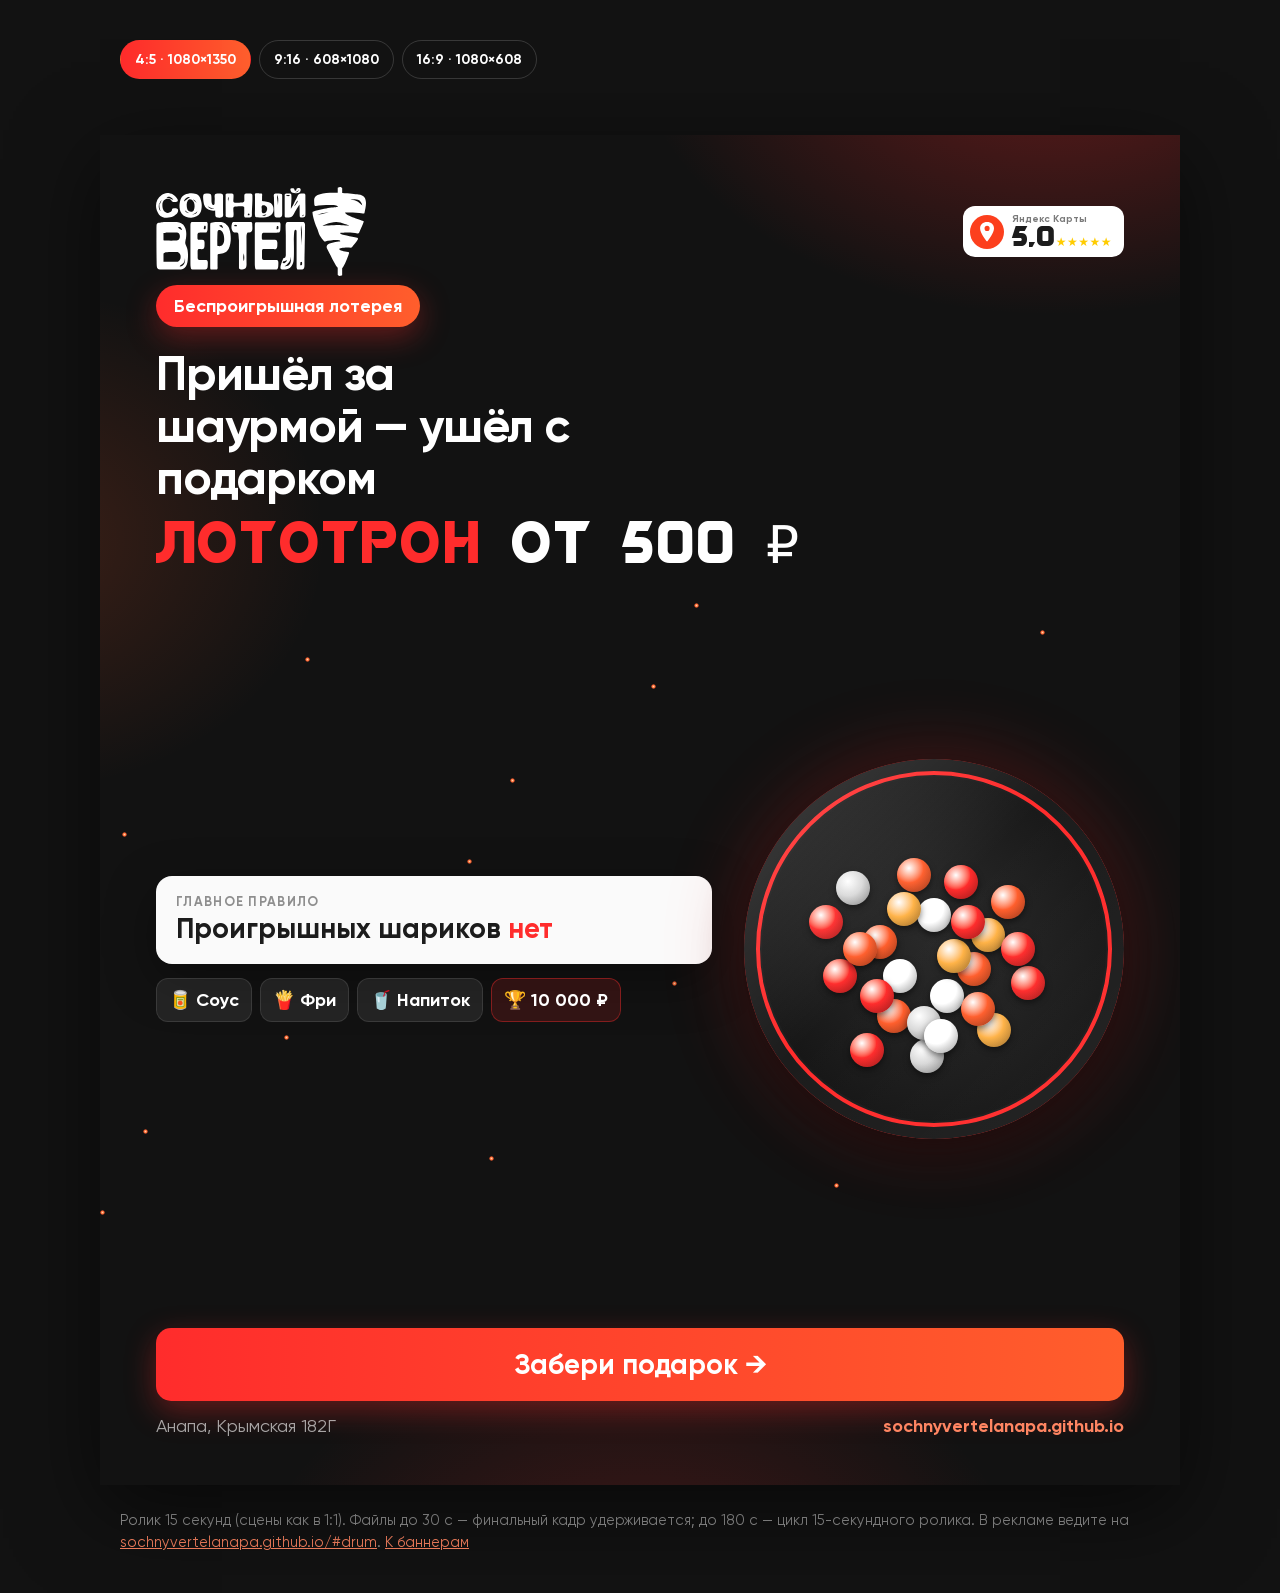
<file: creatives/lototron-video-pack.html>
<!DOCTYPE html>
<html lang="ru">
<head>
  <meta charset="utf-8">
  <meta name="viewport" content="width=device-width, initial-scale=1">
  <title>Видео 4:5 · 9:16 · 16:9 — Лототрон · Сочный вертел</title>
  <style>
    @font-face { font-family: "ROBO"; src: url("../assets/fonts/robo.woff") format("woff"); font-weight: 400; font-display: swap; }
    @font-face { font-family: "Gilroy"; src: url("../assets/fonts/gilroy-regular.woff") format("woff"); font-weight: 400; font-display: swap; }
    @font-face { font-family: "Gilroy"; src: url("../assets/fonts/gilroy-semibold.woff") format("woff"); font-weight: 600; font-display: swap; }
    @font-face { font-family: "Gilroy"; src: url("../assets/fonts/gilroy-bold.woff") format("woff"); font-weight: 700; font-display: swap; }

    :root { --t: 0; --dur: 15s; }
    * { box-sizing: border-box; }
    html, body { margin: 0; background: #121212; }
    body { font-family: "Gilroy", system-ui, sans-serif; color: #fff; -webkit-font-smoothing: antialiased; }

    .stage {
      position: relative; overflow: hidden; background: #121212;
    }
    .glow {
      position: absolute; inset: 0; pointer-events: none; z-index: 0;
      background:
        radial-gradient(700px 480px at 88% -8%, rgba(255,44,44,0.36), transparent 60%),
        radial-gradient(520px 420px at -8% 30%, rgba(255,94,44,0.18), transparent 60%),
        radial-gradient(640px 480px at 50% 110%, rgba(255,44,44,0.22), transparent 62%);
    }
    .embers { position: absolute; inset: 0; pointer-events: none; z-index: 1; }
    .embers i {
      position: absolute; width: 5px; height: 5px; border-radius: 50%;
      background: radial-gradient(circle, #ffd9a8 0%, #ff5e2c 45%, rgba(255,44,44,0) 75%);
    }

    .chrome {
      position: absolute; z-index: 5; top: 0; left: 0; right: 0;
      display: flex; justify-content: space-between; align-items: center;
    }
    .logo { display: block; }
    .badge {
      display: flex; align-items: center; gap: 8px; background: #fff; color: #1c1c1c;
      border-radius: 12px; padding: 7px 12px 7px 7px;
    }
    .badge b { font-family: "ROBO", sans-serif; font-size: 24px; letter-spacing: 0.04em; line-height: 1; }
    .badge small { display: block; font-size: 10px; font-weight: 700; color: #7a7a7a; }
    .stars { color: #fc0; font-size: 12px; letter-spacing: 0.04em; }

    .scene {
      position: absolute; inset: 0; z-index: 3;
      opacity: 0; visibility: hidden;
    }

    .tag {
      display: inline-flex; align-items: center; width: fit-content;
      padding: 10px 18px; border-radius: 999px;
      background: linear-gradient(90deg, #ff2c2c, #ff5e2c); font-weight: 700; font-size: 18px;
      box-shadow: 0 10px 30px rgba(255,44,44,0.35);
    }
    .hook {
      margin: 22px 0 0; font-weight: 800; line-height: 1.08;
      letter-spacing: -0.025em;
    }
    .offer {
      font-family: "ROBO", sans-serif; font-weight: 400; text-transform: uppercase;
      letter-spacing: 0.04em; line-height: 0.95; margin: 14px 0 0;
    }
    .offer .red { color: #ff2c2c; }
    .caption {
      margin: 28px 0 0; text-align: center; font-weight: 700;
      color: rgba(255,255,255,0.86);
    }

    .wheel {
      position: relative; border-radius: 50%;
      background: radial-gradient(circle at 50% 45%, #2a2a2a, #141414 75%);
      box-shadow:
        inset 0 0 0 12px #1c1c1c, inset 0 0 0 16px #ff2c2c, inset 0 0 0 18px #1c1c1c,
        0 16px 50px rgba(0,0,0,0.45), 0 0 80px rgba(255,44,44,0.28);
      overflow: hidden; flex: 0 0 auto;
    }
    .wheel-glass {
      position: absolute; inset: 0; border-radius: 50%; z-index: 2; pointer-events: none;
      background: linear-gradient(135deg, rgba(255,255,255,0.16), transparent 45%, rgba(255,255,255,0.04));
    }
    .balls { position: absolute; inset: 22px; }
    .ball {
      position: absolute; width: 34px; height: 34px; border-radius: 50%;
      background: radial-gradient(circle at 35% 30%, #fff, var(--c) 45%, color-mix(in srgb, var(--c) 60%, #000) 100%);
      box-shadow: 0 3px 6px rgba(0,0,0,0.5);
    }

    .s1 { display: flex; flex-direction: column; justify-content: center; }
    .s2 { display: flex; flex-direction: column; align-items: center; justify-content: center; }
    .s3 { display: flex; flex-direction: column; }
    .s3 .body { min-height: 0; }
    .proof {
      background: #fafafa; color: #1c1c1c; border-radius: 16px;
      padding: 18px 20px; box-shadow: 0 16px 50px rgba(0,0,0,0.35);
    }
    .proof .kicker { text-transform: uppercase; letter-spacing: 0.1em; font-weight: 700; color: #8e8e8e; font-size: 13px; }
    .proof .line { font-weight: 800; font-size: 28px; line-height: 1.15; margin-top: 4px; }
    .proof em { font-style: normal; color: #ff2c2c; }
    .pills { display: flex; flex-wrap: wrap; gap: 8px; margin-top: 14px; }
    .pill {
      display: flex; align-items: center; gap: 8px; padding: 10px 12px;
      background: rgba(255,255,255,0.08); border: 1px solid rgba(255,255,255,0.1);
      border-radius: 12px; font-weight: 700; font-size: 18px;
    }
    .pill.gold { background: rgba(255,44,44,0.14); border-color: rgba(255,44,44,0.4); }
    .cta {
      margin-top: 22px; display: flex; align-items: center; justify-content: center;
      padding: 20px; border-radius: 15px; font-weight: 700; font-size: 28px;
      background: linear-gradient(90deg, #ff2c2c, #ff5e2c); box-shadow: 0 10px 30px rgba(255,44,44,0.35);
    }
    .foot { margin-top: 14px; display: flex; justify-content: space-between; font-size: 18px; gap: 12px; }
    .addr { color: rgba(255,255,255,0.62); }
    .url { font-weight: 700; color: #ff8562; }

    .s1 { animation: scene1 var(--dur) linear both; }
    .s2 { animation: scene2 var(--dur) linear both; }
    .s3 { animation: scene3 var(--dur) linear both; }
    .s2 .wheel { animation: spin 2.8s linear infinite; }

    @keyframes scene1 {
      0% { opacity: 0; visibility: hidden; }
      4% { opacity: 1; visibility: visible; }
      26% { opacity: 1; visibility: visible; }
      32%, 100% { opacity: 0; visibility: hidden; }
    }
    @keyframes scene2 {
      0%, 28% { opacity: 0; visibility: hidden; }
      34% { opacity: 1; visibility: visible; }
      58% { opacity: 1; visibility: visible; }
      64%, 100% { opacity: 0; visibility: hidden; }
    }
    @keyframes scene3 {
      0%, 60% { opacity: 0; visibility: hidden; }
      66% { opacity: 1; visibility: visible; }
      100% { opacity: 1; visibility: visible; }
    }
    @keyframes spin { to { transform: rotate(360deg); } }

    html.seek [data-anim] {
      animation-delay: calc(var(--t) * -1s) !important;
      animation-play-state: paused !important;
    }
    html.seek .s2 .wheel { animation: none !important; }

    /* ---- 4:5  1080×1350 ---- */
    .r45 .stage { width: 1080px; height: 1350px; }
    .r45 .chrome { padding: 52px 56px 0; }
    .r45 .logo { width: 210px; }
    .r45 .scene { padding: 150px 56px 48px; }
    .r45 .s1 { padding-bottom: 120px; }
    .r45 .s1 .hook { font-size: 62px; max-width: 12ch; }
    .r45 .s2 .wheel { width: 560px; height: 560px; }
    .r45 .caption { font-size: 34px; }
    .r45 .s3 .hook { font-size: 48px; max-width: 14ch; }
    .r45 .s3 .offer { font-size: 52px; }
    .r45 .s3 .body {
      display: grid; grid-template-columns: 1fr 380px; gap: 32px; align-items: center;
      margin-top: 24px; flex: 1;
    }
    .r45 .s3 .wheel { width: 380px; height: 380px; }

    /* ---- 9:16  608×1080 (чётный аналог баннера 607×1080) ---- */
    .r916 .stage { width: 608px; height: 1080px; }
    .r916 .chrome { padding: 36px 28px 0; }
    .r916 .logo { width: 148px; }
    .r916 .badge { padding: 4px 8px 4px 4px; gap: 6px; }
    .r916 .badge b { font-size: 18px; }
    .r916 .badge small { font-size: 8px; }
    .r916 .stars { font-size: 9px; }
    .r916 .scene { padding: 110px 28px 28px; }
    .r916 .tag { padding: 8px 14px; font-size: 14px; }
    .r916 .s1 { padding-bottom: 80px; }
    .r916 .s1 .hook { font-size: 36px; margin-top: 16px; }
    .r916 .s2 .wheel { width: 380px; height: 380px; }
    .r916 .s2 .ball { width: 28px; height: 28px; }
    .r916 .caption { font-size: 22px; margin-top: 20px; }
    .r916 .s3 .hook { font-size: 28px; margin-top: 12px; }
    .r916 .s3 .offer { font-size: 30px; margin-top: 8px; }
    .r916 .s3 .body {
      display: flex; flex-direction: column; align-items: stretch; gap: 12px;
      margin-top: 14px; flex: 1;
    }
    .r916 .s3 .wheel { width: 220px; height: 220px; margin: 0 auto; }
    .r916 .s3 .ball { width: 22px; height: 22px; }
    .r916 .proof { padding: 12px 14px; }
    .r916 .proof .kicker { font-size: 11px; }
    .r916 .proof .line { font-size: 20px; }
    .r916 .pills { gap: 6px; margin-top: 10px; }
    .r916 .pill { padding: 8px 10px; font-size: 14px; }
    .r916 .cta { margin-top: auto; padding: 14px; font-size: 20px; }
    .r916 .foot { margin-top: 10px; flex-direction: column; gap: 4px; font-size: 14px; }

    /* ---- 16:9  1080×608 (чётный аналог баннера 1080×607) ---- */
    .r169 .stage { width: 1080px; height: 608px; }
    .r169 .chrome { padding: 22px 36px 0; }
    .r169 .logo { width: 150px; }
    .r169 .badge { padding: 4px 8px 4px 4px; gap: 6px; }
    .r169 .badge b { font-size: 18px; }
    .r169 .badge small { font-size: 8px; }
    .r169 .stars { font-size: 9px; }
    .r169 .scene { padding: 78px 36px 20px; }
    .r169 .tag { padding: 6px 12px; font-size: 13px; }
    .r169 .s1 { justify-content: center; padding-bottom: 24px; }
    .r169 .s1 .hook { font-size: 40px; max-width: 16ch; margin-top: 12px; }
    .r169 .s2 .wheel { width: 280px; height: 280px; }
    .r169 .s2 .ball { width: 24px; height: 24px; }
    .r169 .caption { font-size: 22px; margin-top: 14px; }
    .r169 .s3 { padding: 78px 36px 16px; }
    .r169 .s3 .hook { font-size: 24px; margin-top: 8px; max-width: 22ch; }
    .r169 .s3 .offer { font-size: 28px; margin-top: 6px; }
    .r169 .s3 .body {
      display: grid; grid-template-columns: 1.15fr 0.85fr; gap: 20px; align-items: center;
      margin-top: 8px; flex: 1;
    }
    .r169 .s3 .wheel { width: 220px; height: 220px; margin-left: auto; }
    .r169 .s3 .ball { width: 20px; height: 20px; }
    .r169 .proof { padding: 10px 12px; }
    .r169 .proof .kicker { font-size: 10px; }
    .r169 .proof .line { font-size: 18px; }
    .r169 .pills { gap: 6px; margin-top: 8px; }
    .r169 .pill { padding: 6px 8px; font-size: 13px; }
    .r169 .cta { margin-top: 10px; padding: 10px; font-size: 18px; }
    .r169 .foot { margin-top: 8px; font-size: 13px; }

    html.live .wrap { padding: 24px 0 8px; }
    html.live .stage { margin: 0 auto; box-shadow: 0 24px 80px rgba(0,0,0,0.55); }
    .hint {
      display: none; max-width: 1080px; margin: 16px auto 0; padding: 0 20px 40px;
      color: #9a9a9a; font-size: 0.92rem; line-height: 1.5;
    }
    html.live .hint { display: block; }
    .hint a { color: #ff8562; }
    .switch { display: flex; flex-wrap: wrap; gap: 8px; margin: 0 0 16px; }
    .switch a {
      color: #fff; text-decoration: none; border: 1px solid rgba(255,255,255,0.16);
      border-radius: 999px; padding: 8px 14px; font-weight: 700; font-size: 14px;
    }
    .switch a.on { background: linear-gradient(90deg, #ff2c2c, #ff5e2c); border-color: transparent; }
  </style>
</head>
<body class="r45">
  <div class="wrap">
    <p class="hint">
      <span class="switch">
        <a data-r="4x5" href="?ratio=4x5">4:5 · 1080×1350</a>
        <a data-r="9x16" href="?ratio=9x16">9:16 · 608×1080</a>
        <a data-r="16x9" href="?ratio=16x9">16:9 · 1080×608</a>
      </span>
    </p>
    <div class="stage">
      <div class="glow"></div>
      <div class="embers" data-embers></div>

      <header class="chrome">
        <img class="logo" src="../assets/logo.svg" alt="Сочный Вертел">
        <div class="badge">
          <svg viewBox="0 0 32 32" width="34" height="34" aria-hidden="true">
            <circle cx="16" cy="16" r="16" fill="#FC3F1D"/>
            <path d="M16.1 6.6c-3.9 0-6.6 2.5-6.6 6.1 0 4.4 5.5 11.2 6.2 12.1.2.2.5.2.7 0 .7-.9 6.2-7.7 6.2-12.1 0-3.6-2.7-6.1-6.5-6.1zm0 8.4a2.4 2.4 0 1 1 0-4.8 2.4 2.4 0 0 1 0 4.8z" fill="#fff"/>
          </svg>
          <span><small>Яндекс Карты</small><b>5,0</b><span class="stars">★★★★★</span></span>
        </div>
      </header>

      <section class="scene s1" data-anim>
        <span class="tag">Беспроигрышная лотерея</span>
        <p class="hook">Пришёл за шаурмой — ушёл с подарком</p>
      </section>

      <section class="scene s2" data-anim>
        <div class="wheel">
          <div class="wheel-glass"></div>
          <div class="balls" data-balls></div>
        </div>
        <p class="caption">Крути барабан на кассе</p>
      </section>

      <section class="scene s3" data-anim>
        <span class="tag">Беспроигрышная лотерея</span>
        <p class="hook">Пришёл за шаурмой — ушёл с подарком</p>
        <div class="offer"><span class="red">Лототрон</span> от 500 ₽</div>
        <div class="body">
          <div>
            <div class="proof">
              <div class="kicker">Главное правило</div>
              <div class="line">Проигрышных шариков <em>нет</em></div>
            </div>
            <div class="pills">
              <span class="pill">🥫 Соус</span>
              <span class="pill">🍟 Фри</span>
              <span class="pill">🥤 Напиток</span>
              <span class="pill gold">🏆 10 000 ₽</span>
            </div>
          </div>
          <div class="wheel">
            <div class="wheel-glass"></div>
            <div class="balls" data-balls></div>
          </div>
        </div>
        <div class="cta">Забери подарок →</div>
        <div class="foot">
          <span class="addr">Анапа, Крымская 182Г</span>
          <span class="url">sochnyvertelanapa.github.io</span>
        </div>
      </section>
    </div>
  </div>

  <p class="hint">
    Ролик 15 секунд (сцены как в 1:1). Файлы до 30 с — финальный кадр удерживается; до 180 с — цикл 15-секундного ролика.
    В рекламе ведите на
    <a href="https://sochnyvertelanapa.github.io/#drum">sochnyvertelanapa.github.io/#drum</a>.
    <a href="lototron.html">К баннерам</a>
  </p>
<script>
  const RATIOS = {
    "4x5": "r45",
    "9x16": "r916",
    "16x9": "r169",
  };
  const DUR = 15;
  const q = new URLSearchParams(location.search);
  const ratioKey = RATIOS[q.get("ratio")] ? q.get("ratio") : "4x5";
  document.body.className = RATIOS[ratioKey];
  document.querySelectorAll(".switch a").forEach((a) => {
    a.classList.toggle("on", a.getAttribute("data-r") === ratioKey);
  });

  const COLORS = ["#ff2c2c", "#ff5e2c", "#ffffff", "#ffb347", "#ff2c2c", "#d9d9d9", "#ff5e2c"];
  const BALLS = [
    [22, 58], [38, 70], [54, 64], [68, 74], [30, 80], [48, 82], [62, 56],
    [18, 42], [34, 48], [50, 40], [66, 46], [78, 60], [26, 32], [44, 28],
    [58, 30], [72, 36], [40, 58], [56, 52], [33, 64], [47, 72], [63, 68],
    [75, 50], [28, 50], [52, 76], [41, 38], [60, 42]
  ];
  document.querySelectorAll("[data-balls]").forEach((box) => {
    box.innerHTML = BALLS.map(([x, y], i) =>
      `<div class="ball" style="--c:${COLORS[i % COLORS.length]};left:calc(${x}% - 17px);top:calc(${y}% - 17px)"></div>`
    ).join("");
  });
  const embers = document.querySelector("[data-embers]");
  let ehtml = "";
  for (let i = 0; i < 16; i++) {
    ehtml += `<i style="left:${(i * 17) % 100}%;bottom:${20 + (i * 13) % 50}%"></i>`;
  }
  embers.innerHTML = ehtml;

  const t = parseFloat(q.get("t"));
  if (!Number.isNaN(t)) {
    document.documentElement.classList.add("seek");
    document.documentElement.style.setProperty("--t", String(Math.max(0, Math.min(DUR, t))));
    const spin = document.querySelector(".s2 .wheel");
    if (spin) spin.style.transform = `rotate(${(t * 128).toFixed(1)}deg)`;
  } else {
    document.documentElement.classList.add("live");
  }
</script>
</body>
</html>
</file>
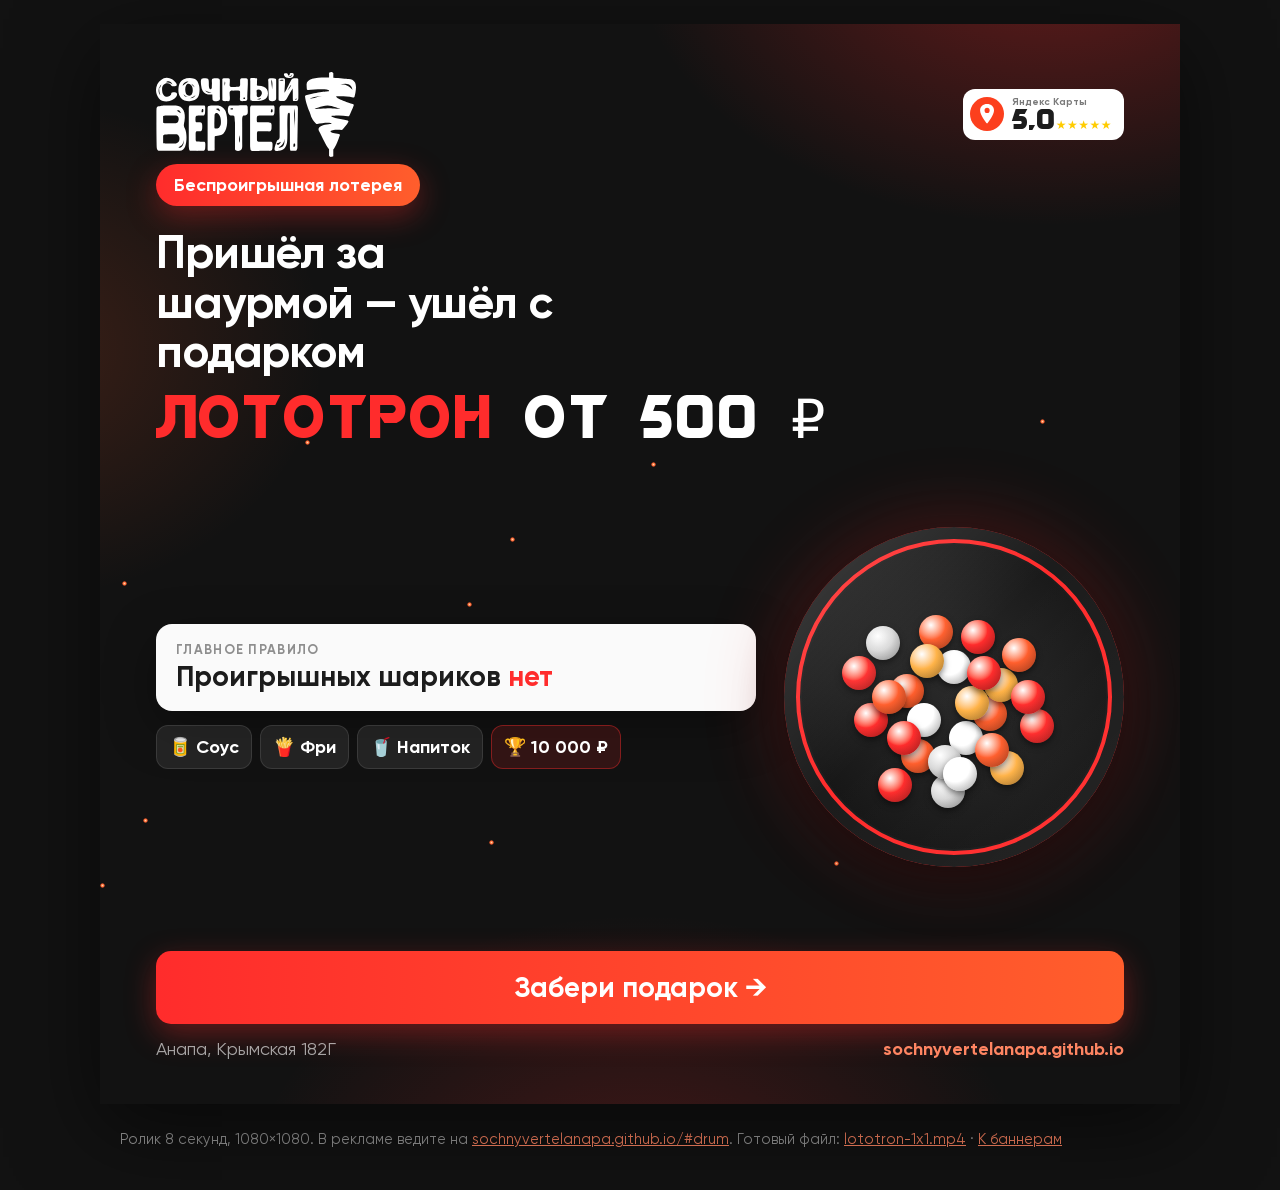
<file: creatives/lototron-video.html>
<!DOCTYPE html>
<html lang="ru">
<head>
  <meta charset="utf-8">
  <meta name="viewport" content="width=device-width, initial-scale=1">
  <title>Видео 1:1 — Лототрон · Сочный вертел</title>
  <style>
    @font-face { font-family: "ROBO"; src: url("../assets/fonts/robo.woff") format("woff"); font-weight: 400; font-display: swap; }
    @font-face { font-family: "Gilroy"; src: url("../assets/fonts/gilroy-regular.woff") format("woff"); font-weight: 400; font-display: swap; }
    @font-face { font-family: "Gilroy"; src: url("../assets/fonts/gilroy-semibold.woff") format("woff"); font-weight: 600; font-display: swap; }
    @font-face { font-family: "Gilroy"; src: url("../assets/fonts/gilroy-bold.woff") format("woff"); font-weight: 700; font-display: swap; }

    :root { --t: 0; --dur: 8s; }
    * { box-sizing: border-box; }
    html, body { margin: 0; background: #121212; }
    body { font-family: "Gilroy", system-ui, sans-serif; color: #fff; -webkit-font-smoothing: antialiased; }

    .stage {
      width: 1080px; height: 1080px; position: relative; overflow: hidden;
      background: #121212;
    }
    .glow {
      position: absolute; inset: 0; pointer-events: none; z-index: 0;
      background:
        radial-gradient(700px 480px at 88% -8%, rgba(255,44,44,0.36), transparent 60%),
        radial-gradient(520px 420px at -8% 30%, rgba(255,94,44,0.18), transparent 60%),
        radial-gradient(640px 480px at 50% 110%, rgba(255,44,44,0.22), transparent 62%);
    }
    .embers { position: absolute; inset: 0; pointer-events: none; z-index: 1; }
    .embers i {
      position: absolute; width: 5px; height: 5px; border-radius: 50%;
      background: radial-gradient(circle, #ffd9a8 0%, #ff5e2c 45%, rgba(255,44,44,0) 75%);
    }

    .chrome {
      position: absolute; z-index: 5; top: 0; left: 0; right: 0;
      padding: 48px 56px 0;
      display: flex; justify-content: space-between; align-items: center;
    }
    .logo { width: 200px; display: block; }
    .badge {
      display: flex; align-items: center; gap: 8px; background: #fff; color: #1c1c1c;
      border-radius: 12px; padding: 7px 12px 7px 7px;
    }
    .badge b { font-family: "ROBO", sans-serif; font-size: 24px; letter-spacing: 0.04em; line-height: 1; }
    .badge small { display: block; font-size: 10px; font-weight: 700; color: #7a7a7a; }
    .stars { color: #fc0; font-size: 12px; letter-spacing: 0.04em; }

    .scene {
      position: absolute; inset: 0; z-index: 3;
      padding: 140px 56px 44px;
      opacity: 0; visibility: hidden;
    }

    .tag {
      display: inline-flex; align-items: center; width: fit-content;
      padding: 10px 18px; border-radius: 999px;
      background: linear-gradient(90deg, #ff2c2c, #ff5e2c); font-weight: 700; font-size: 18px;
      box-shadow: 0 10px 30px rgba(255,44,44,0.35);
    }
    .hook {
      margin: 22px 0 0; font-weight: 800; font-size: 58px; line-height: 1.08;
      letter-spacing: -0.025em; max-width: 12ch;
    }
    .offer {
      font-family: "ROBO", sans-serif; font-weight: 400; text-transform: uppercase;
      letter-spacing: 0.04em; font-size: 54px; line-height: 0.95; margin: 14px 0 0;
    }
    .offer .red { color: #ff2c2c; }
    .caption {
      margin: 28px 0 0; text-align: center; font-weight: 700; font-size: 32px;
      color: rgba(255,255,255,0.86);
    }

    .wheel {
      position: relative; border-radius: 50%;
      background: radial-gradient(circle at 50% 45%, #2a2a2a, #141414 75%);
      box-shadow:
        inset 0 0 0 12px #1c1c1c, inset 0 0 0 16px #ff2c2c, inset 0 0 0 18px #1c1c1c,
        0 16px 50px rgba(0,0,0,0.45), 0 0 80px rgba(255,44,44,0.28);
      overflow: hidden; flex: 0 0 auto;
    }
    .wheel-glass {
      position: absolute; inset: 0; border-radius: 50%; z-index: 2; pointer-events: none;
      background: linear-gradient(135deg, rgba(255,255,255,0.16), transparent 45%, rgba(255,255,255,0.04));
    }
    .balls { position: absolute; inset: 22px; }
    .ball {
      position: absolute; width: 34px; height: 34px; border-radius: 50%;
      background: radial-gradient(circle at 35% 30%, #fff, var(--c) 45%, color-mix(in srgb, var(--c) 60%, #000) 100%);
      box-shadow: 0 3px 6px rgba(0,0,0,0.5);
    }

    .s1 { display: flex; flex-direction: column; justify-content: center; padding-bottom: 80px; }
    .s2 { display: flex; flex-direction: column; align-items: center; justify-content: center; }
    .s2 .wheel { width: 520px; height: 520px; }
    .s3 { display: flex; flex-direction: column; }
    .s3 .body {
      display: grid; grid-template-columns: 1fr 340px; gap: 28px; align-items: center;
      margin-top: 22px; flex: 1; min-height: 0;
    }
    .s3 .wheel { width: 340px; height: 340px; }
    .proof {
      background: #fafafa; color: #1c1c1c; border-radius: 16px;
      padding: 18px 20px; box-shadow: 0 16px 50px rgba(0,0,0,0.35);
    }
    .proof .kicker { text-transform: uppercase; letter-spacing: 0.1em; font-weight: 700; color: #8e8e8e; font-size: 13px; }
    .proof .line { font-weight: 800; font-size: 28px; line-height: 1.15; margin-top: 4px; }
    .proof em { font-style: normal; color: #ff2c2c; }
    .pills { display: flex; flex-wrap: wrap; gap: 8px; margin-top: 14px; }
    .pill {
      display: flex; align-items: center; gap: 8px; padding: 10px 12px;
      background: rgba(255,255,255,0.08); border: 1px solid rgba(255,255,255,0.1);
      border-radius: 12px; font-weight: 700; font-size: 18px;
    }
    .pill.gold { background: rgba(255,44,44,0.14); border-color: rgba(255,44,44,0.4); }
    .cta {
      margin-top: 22px; display: flex; align-items: center; justify-content: center;
      padding: 20px; border-radius: 15px; font-weight: 700; font-size: 28px;
      background: linear-gradient(90deg, #ff2c2c, #ff5e2c); box-shadow: 0 10px 30px rgba(255,44,44,0.35);
    }
    .foot { margin-top: 14px; display: flex; justify-content: space-between; font-size: 18px; }
    .addr { color: rgba(255,255,255,0.62); }
    .url { font-weight: 700; color: #ff8562; }

    .s1 { animation: scene1 var(--dur) linear both; }
    .s2 { animation: scene2 var(--dur) linear both; }
    .s3 { animation: scene3 var(--dur) linear both; }
    .s2 .wheel { animation: spin 2.8s linear infinite; }

    @keyframes scene1 {
      0% { opacity: 0; visibility: hidden; }
      4% { opacity: 1; visibility: visible; }
      26% { opacity: 1; visibility: visible; }
      32%, 100% { opacity: 0; visibility: hidden; }
    }
    @keyframes scene2 {
      0%, 28% { opacity: 0; visibility: hidden; }
      34% { opacity: 1; visibility: visible; }
      58% { opacity: 1; visibility: visible; }
      64%, 100% { opacity: 0; visibility: hidden; }
    }
    @keyframes scene3 {
      0%, 60% { opacity: 0; visibility: hidden; }
      66% { opacity: 1; visibility: visible; }
      100% { opacity: 1; visibility: visible; }
    }
    @keyframes spin { to { transform: rotate(360deg); } }

    html.seek [data-anim] {
      animation-delay: calc(var(--t) * -1s) !important;
      animation-play-state: paused !important;
    }
    html.seek .s2 .wheel { animation: none !important; }

    html.live .stage { margin: 24px auto; box-shadow: 0 24px 80px rgba(0,0,0,0.55); }
    .hint {
      display: none; max-width: 1080px; margin: 16px auto 0; padding: 0 20px 40px;
      color: #9a9a9a; font-size: 0.92rem; line-height: 1.5;
    }
    html.live .hint { display: block; }
    .hint a { color: #ff8562; }
  </style>
</head>
<body>
  <div class="stage">
    <div class="glow"></div>
    <div class="embers" data-embers></div>

    <header class="chrome">
      <img class="logo" src="../assets/logo.svg" alt="Сочный Вертел">
      <div class="badge">
        <svg viewBox="0 0 32 32" width="34" height="34" aria-hidden="true">
          <circle cx="16" cy="16" r="16" fill="#FC3F1D"/>
          <path d="M16.1 6.6c-3.9 0-6.6 2.5-6.6 6.1 0 4.4 5.5 11.2 6.2 12.1.2.2.5.2.7 0 .7-.9 6.2-7.7 6.2-12.1 0-3.6-2.7-6.1-6.5-6.1zm0 8.4a2.4 2.4 0 1 1 0-4.8 2.4 2.4 0 0 1 0 4.8z" fill="#fff"/>
        </svg>
        <span><small>Яндекс Карты</small><b>5,0</b><span class="stars">★★★★★</span></span>
      </div>
    </header>

    <section class="scene s1" data-anim>
      <span class="tag">Беспроигрышная лотерея</span>
      <p class="hook">Пришёл за шаурмой — ушёл с подарком</p>
    </section>

    <section class="scene s2" data-anim>
      <div class="wheel">
        <div class="wheel-glass"></div>
        <div class="balls" data-balls></div>
      </div>
      <p class="caption">Крути барабан на кассе</p>
    </section>

    <section class="scene s3" data-anim>
      <span class="tag">Беспроигрышная лотерея</span>
      <p class="hook" style="font-size:46px;max-width:14ch">Пришёл за шаурмой — ушёл с подарком</p>
      <div class="offer"><span class="red">Лототрон</span> от 500 ₽</div>
      <div class="body">
        <div>
          <div class="proof">
            <div class="kicker">Главное правило</div>
            <div class="line">Проигрышных шариков <em>нет</em></div>
          </div>
          <div class="pills">
            <span class="pill">🥫 Соус</span>
            <span class="pill">🍟 Фри</span>
            <span class="pill">🥤 Напиток</span>
            <span class="pill gold">🏆 10 000 ₽</span>
          </div>
        </div>
        <div class="wheel">
          <div class="wheel-glass"></div>
          <div class="balls" data-balls></div>
        </div>
      </div>
      <div class="cta">Забери подарок →</div>
      <div class="foot">
        <span class="addr">Анапа, Крымская 182Г</span>
        <span class="url">sochnyvertelanapa.github.io</span>
      </div>
    </section>
  </div>

  <p class="hint">
    Ролик 8 секунд, 1080×1080. В рекламе ведите на
    <a href="https://sochnyvertelanapa.github.io/#drum">sochnyvertelanapa.github.io/#drum</a>.
    Готовый файл: <a href="lototron-1x1.mp4">lototron-1x1.mp4</a> ·
    <a href="lototron.html">К баннерам</a>
  </p>
<script>
  const COLORS = ["#ff2c2c", "#ff5e2c", "#ffffff", "#ffb347", "#ff2c2c", "#d9d9d9", "#ff5e2c"];
  const BALLS = [
    [22, 58], [38, 70], [54, 64], [68, 74], [30, 80], [48, 82], [62, 56],
    [18, 42], [34, 48], [50, 40], [66, 46], [78, 60], [26, 32], [44, 28],
    [58, 30], [72, 36], [40, 58], [56, 52], [33, 64], [47, 72], [63, 68],
    [75, 50], [28, 50], [52, 76], [41, 38], [60, 42]
  ];
  document.querySelectorAll("[data-balls]").forEach((box) => {
    box.innerHTML = BALLS.map(([x, y], i) =>
      `<div class="ball" style="--c:${COLORS[i % COLORS.length]};left:calc(${x}% - 17px);top:calc(${y}% - 17px)"></div>`
    ).join("");
  });
  const embers = document.querySelector("[data-embers]");
  let ehtml = "";
  for (let i = 0; i < 16; i++) {
    ehtml += `<i style="left:${(i * 17) % 100}%;bottom:${20 + (i * 13) % 50}%"></i>`;
  }
  embers.innerHTML = ehtml;

  const q = new URLSearchParams(location.search);
  const t = parseFloat(q.get("t"));
  if (!Number.isNaN(t)) {
    document.documentElement.classList.add("seek");
    document.documentElement.style.setProperty("--t", String(Math.max(0, Math.min(8, t))));
    const spin = document.querySelector(".s2 .wheel");
    if (spin) spin.style.transform = `rotate(${(t * 128).toFixed(1)}deg)`;
  } else {
    document.documentElement.classList.add("live");
  }
</script>
</body>
</html>
</file>
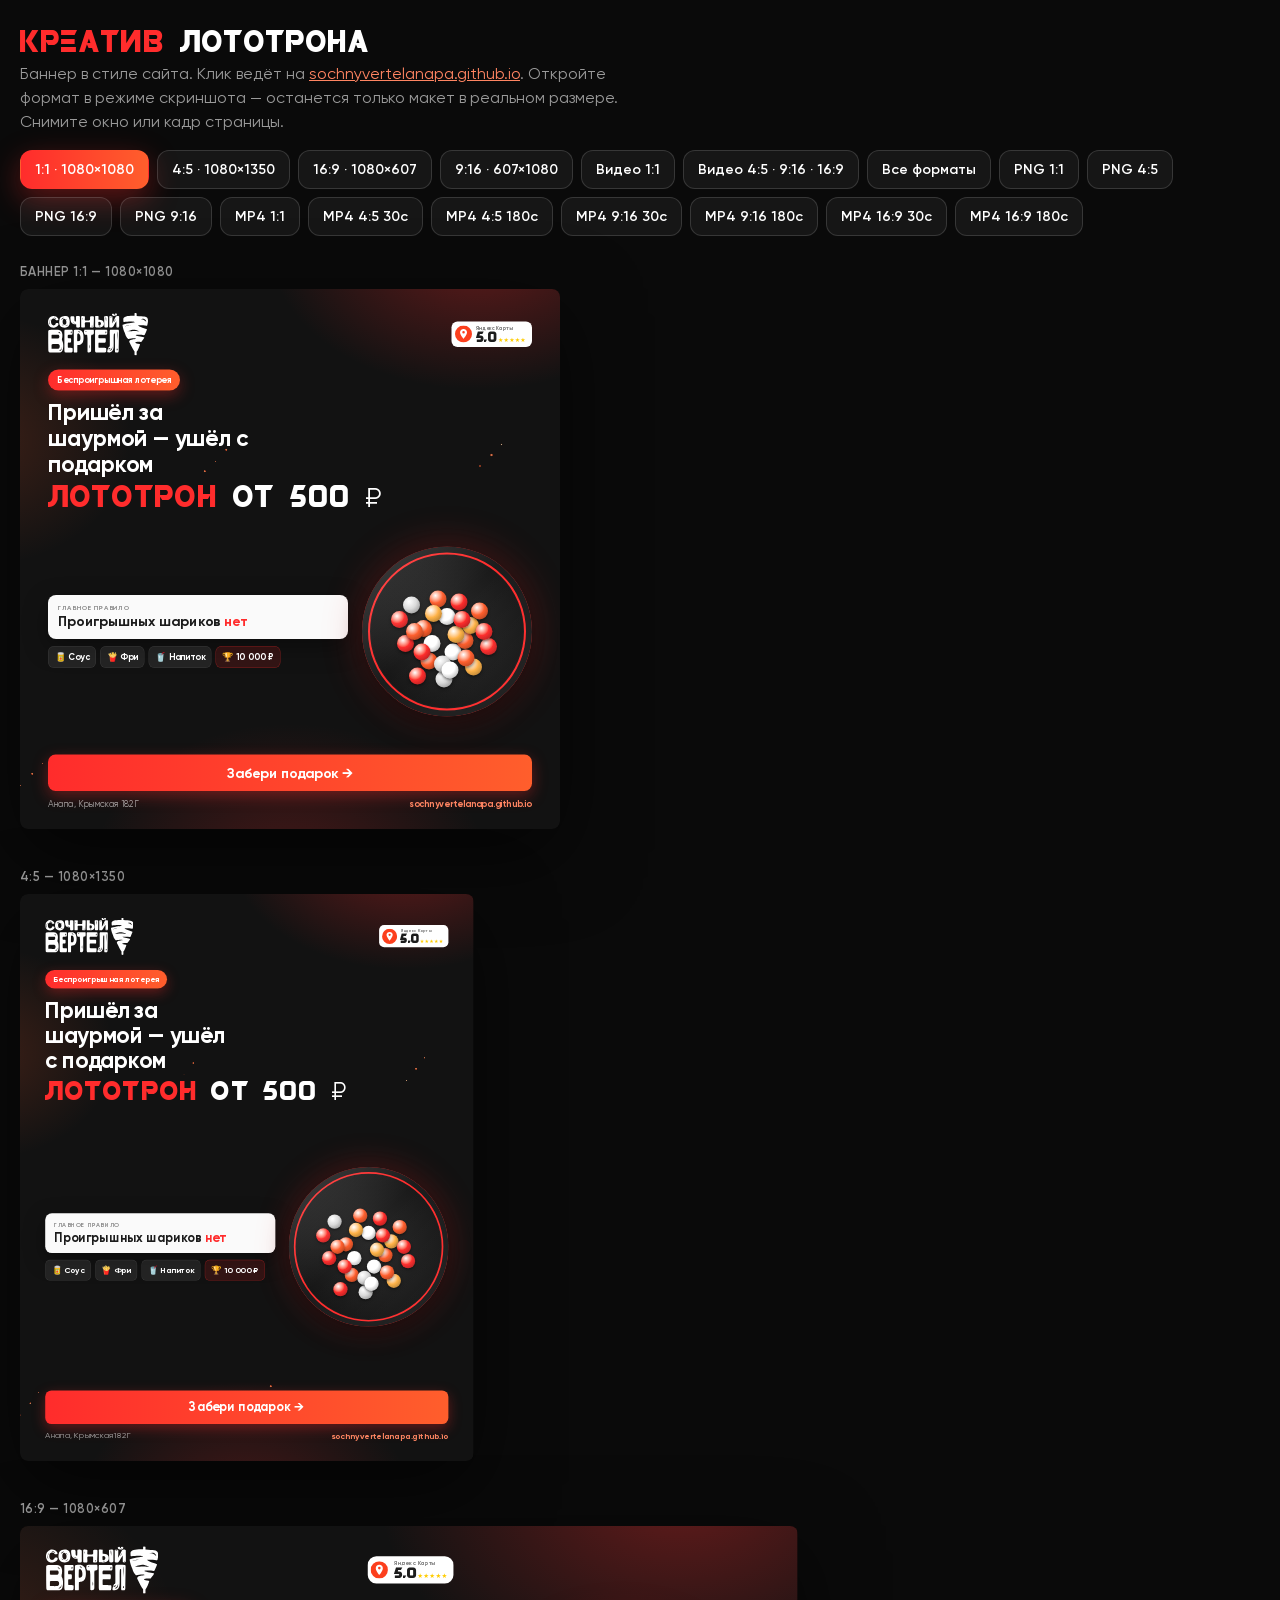
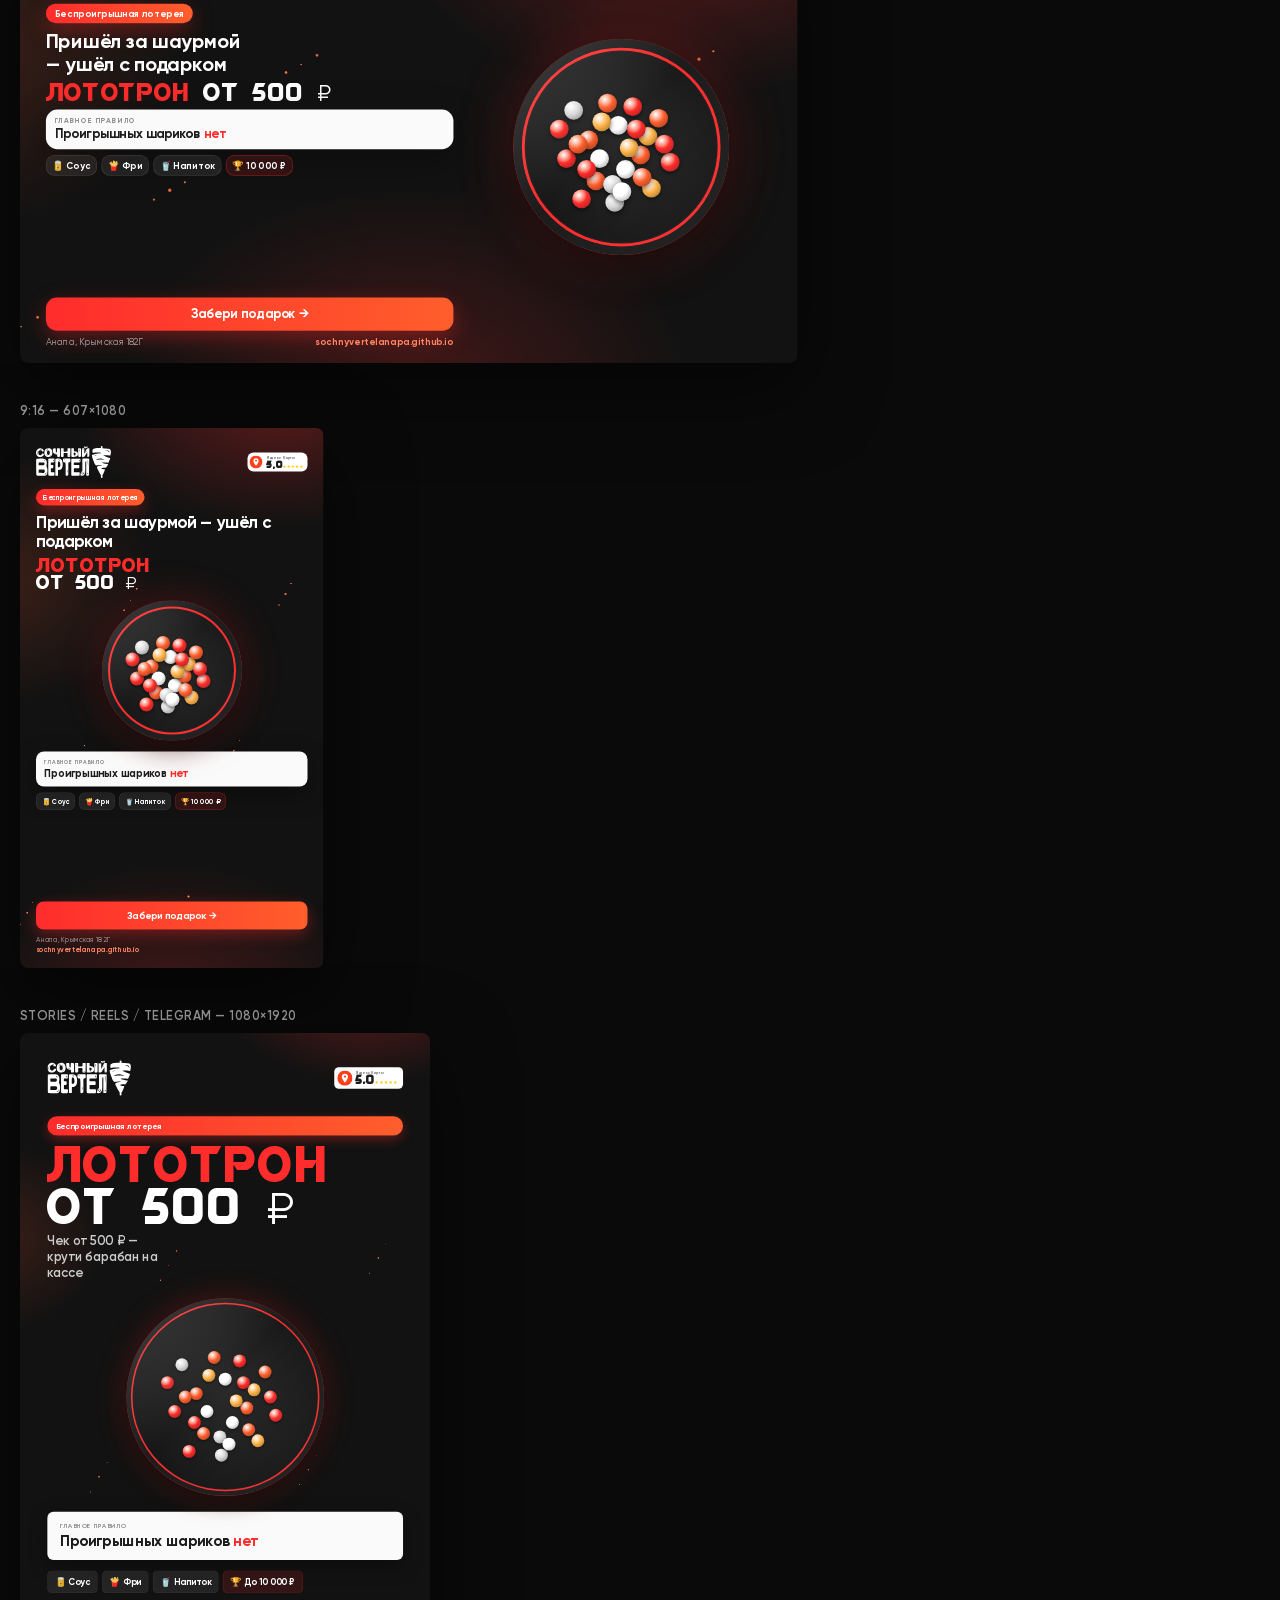
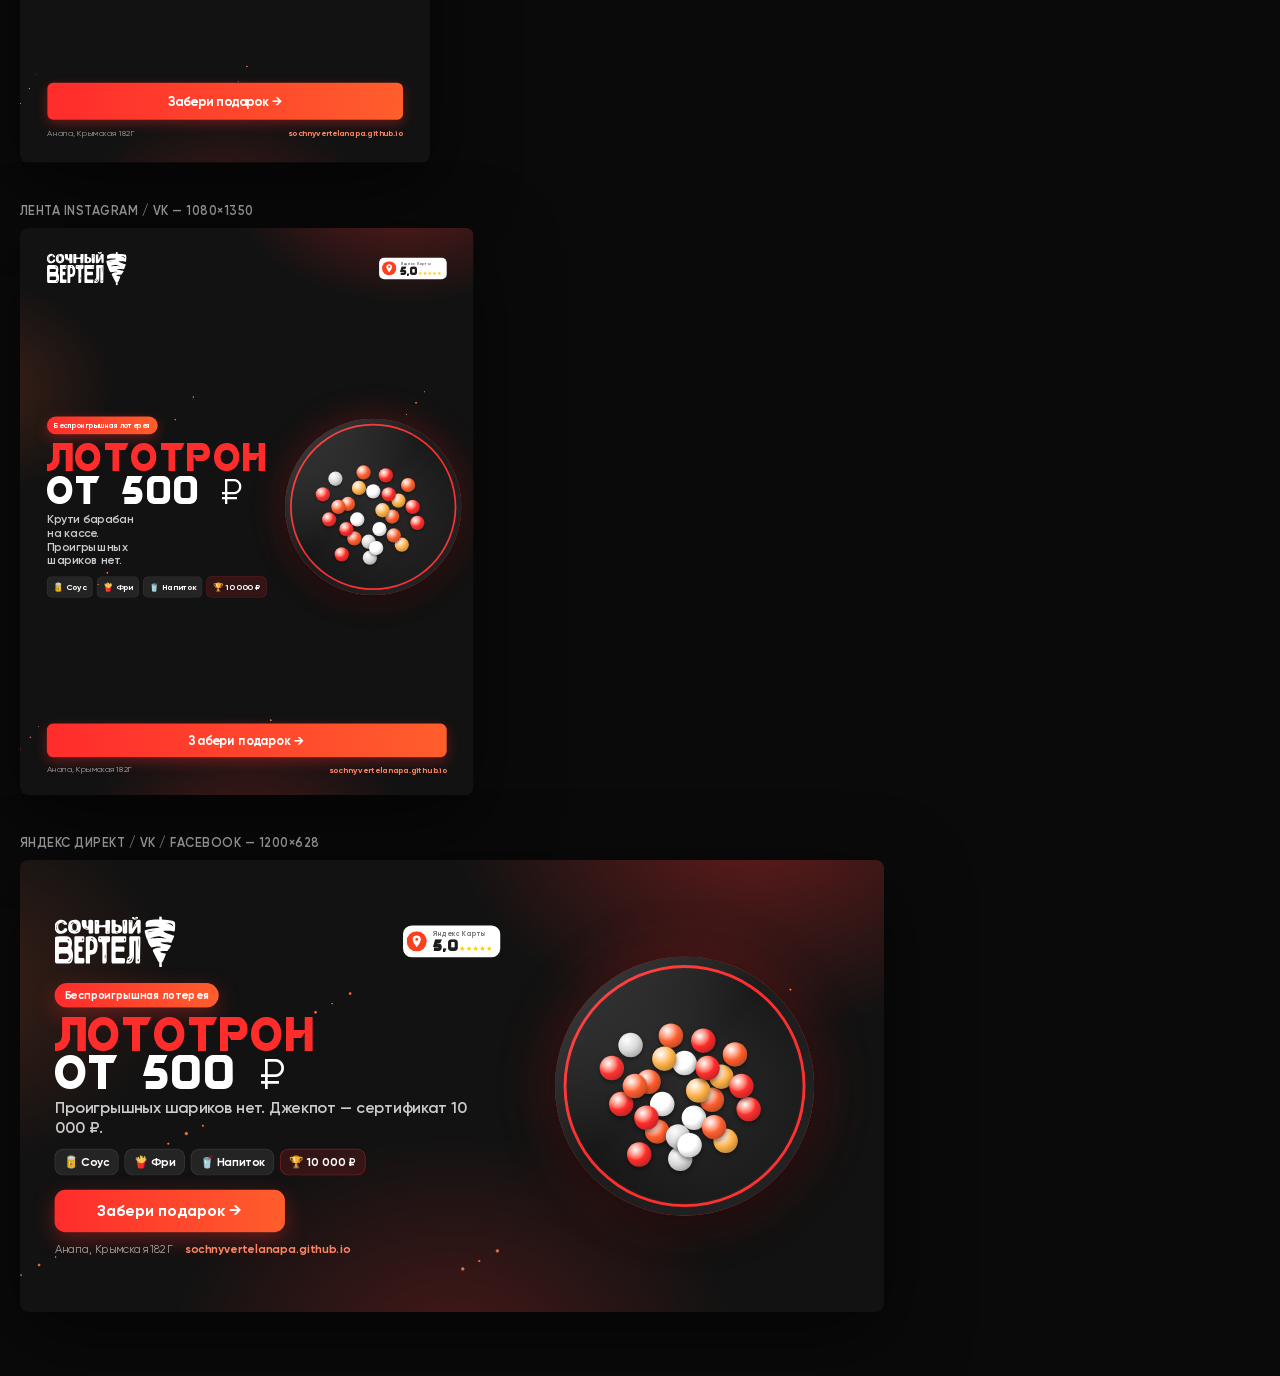
<file: creatives/lototron.html>
<!DOCTYPE html>
<html lang="ru">
<head>
  <meta charset="utf-8">
  <meta name="viewport" content="width=device-width, initial-scale=1">
  <title>Креатив — Лототрон · Сочный вертел</title>
  <link rel="icon" href="../assets/logo.svg" type="image/svg+xml">
  <style>
    @font-face { font-family: "ROBO"; src: url("../assets/fonts/robo.woff") format("woff"); font-weight: 400; font-display: swap; }
    @font-face { font-family: "Gilroy"; src: url("../assets/fonts/gilroy-regular.woff") format("woff"); font-weight: 400; font-display: swap; }
    @font-face { font-family: "Gilroy"; src: url("../assets/fonts/gilroy-semibold.woff") format("woff"); font-weight: 600; font-display: swap; }
    @font-face { font-family: "Gilroy"; src: url("../assets/fonts/gilroy-bold.woff") format("woff"); font-weight: 700; font-display: swap; }

    :root {
      --bg: #121212;
      --red: #ff2c2c;
      --red-2: #ff5e2c;
      --grad: linear-gradient(90deg, #ff2c2c 0%, #ff5e2c 100%);
      --text: #fff;
      --muted: #9a9a9a;
      --font: "Gilroy", system-ui, sans-serif;
      --display: "ROBO", "Gilroy", system-ui, sans-serif;
    }

    * { box-sizing: border-box; }
    html, body { margin: 0; }
    body {
      font-family: var(--font);
      background: #0a0a0a;
      color: var(--text);
      -webkit-font-smoothing: antialiased;
    }

    .studio {
      max-width: 1280px;
      margin: 0 auto;
      padding: 28px 20px 64px;
    }
    .studio-head { margin-bottom: 22px; }
    .studio-head h1 {
      font-family: var(--display);
      font-weight: 400;
      text-transform: uppercase;
      letter-spacing: 0.04em;
      font-size: 1.7rem;
      margin: 0 0 8px;
    }
    .studio-head p { margin: 0; color: var(--muted); max-width: 62ch; line-height: 1.5; }
    .studio-head a { color: #ff8562; }
    .formats { display: flex; flex-wrap: wrap; gap: 8px; margin-top: 16px; }
    .formats a, .formats button {
      appearance: none;
      border: 1px solid rgba(255,255,255,0.14);
      background: rgba(255,255,255,0.05);
      color: #fff;
      font: 600 0.88rem var(--font);
      padding: 10px 14px;
      border-radius: 12px;
      cursor: pointer;
      text-decoration: none;
    }
    .formats a:hover, .formats button:hover { border-color: var(--red); }
    .formats .primary { background: var(--grad); border-color: transparent; box-shadow: 0 10px 30px rgba(255,44,44,0.35); }

    .gallery { display: grid; gap: 40px; margin-top: 28px; }
    .card { display: grid; gap: 10px; justify-items: start; }
    .card-label { font-size: 0.78rem; color: var(--muted); font-weight: 600; letter-spacing: 0.04em; text-transform: uppercase; }

    .frame {
      background: #000;
      border-radius: 8px;
      box-shadow: 0 24px 80px rgba(0,0,0,0.55);
      overflow: hidden;
    }
    .artboard {
      position: relative;
      overflow: hidden;
      color: #fff;
      background: #121212;
      font-family: var(--font);
    }
    .artboard * { -webkit-font-smoothing: antialiased; }

    .embers { position: absolute; inset: 0; pointer-events: none; overflow: hidden; z-index: 1; }
    .embers i {
      position: absolute; bottom: -8px; width: 5px; height: 5px; border-radius: 50%;
      background: radial-gradient(circle, #ffd9a8 0%, #ff5e2c 45%, rgba(255,44,44,0) 75%);
      opacity: 0.75;
    }
    .glow {
      position: absolute; inset: 0; pointer-events: none; z-index: 0;
      background:
        radial-gradient(700px 480px at 85% -8%, rgba(255,44,44,0.34), transparent 60%),
        radial-gradient(520px 420px at -8% 28%, rgba(255,94,44,0.18), transparent 60%),
        radial-gradient(640px 480px at 50% 108%, rgba(255,44,44,0.22), transparent 62%);
    }

    .inner { position: relative; z-index: 2; height: 100%; display: flex; flex-direction: column; }

    .logo { height: auto; display: block; }
    .tag {
      display: inline-flex; align-items: center;
      background: var(--grad); color: #fff; font-weight: 700;
      border-radius: 999px; box-shadow: 0 10px 30px rgba(255,44,44,0.35);
    }
    .h-main {
      font-family: var(--display); font-weight: 400; text-transform: uppercase;
      letter-spacing: 0.04em; line-height: 0.92; margin: 0;
    }
    .h-main .red { color: var(--red); }
    .lead { margin: 0; color: rgba(255,255,255,0.78); }
    .cta {
      display: inline-flex; align-items: center; justify-content: center; gap: 10px;
      background: var(--grad); color: #fff; font-weight: 700;
      border-radius: 15px; box-shadow: 0 10px 30px rgba(255,44,44,0.35);
    }
    .url { font-weight: 700; letter-spacing: 0.01em; }
    .addr { color: rgba(255,255,255,0.62); }

    .wheel {
      position: relative; border-radius: 50%; aspect-ratio: 1;
      background: radial-gradient(circle at 50% 45%, #2a2a2a, #141414 75%);
      box-shadow:
        inset 0 0 0 12px #1c1c1c,
        inset 0 0 0 16px #ff2c2c,
        inset 0 0 0 18px #1c1c1c,
        0 16px 50px rgba(0,0,0,0.45),
        0 0 80px rgba(255,44,44,0.28);
      overflow: hidden; flex: 0 0 auto;
    }
    .wheel-glass {
      position: absolute; inset: 0; border-radius: 50%; z-index: 2; pointer-events: none;
      background: linear-gradient(135deg, rgba(255,255,255,0.16), transparent 45%, rgba(255,255,255,0.04));
    }
    .balls { position: absolute; inset: 22px; }
    .ball {
      position: absolute; width: 34px; height: 34px; border-radius: 50%;
      background: radial-gradient(circle at 35% 30%, #fff, var(--c) 45%, color-mix(in srgb, var(--c) 60%, #000) 100%);
      box-shadow: 0 3px 6px rgba(0,0,0,0.5);
    }

    .badge {
      display: flex; align-items: center; gap: 8px;
      background: #fff; color: #1c1c1c; border-radius: 12px;
    }
    .badge b { font-family: var(--display); letter-spacing: 0.04em; line-height: 1; }
    .badge small { display: block; font-size: 10px; font-weight: 700; color: #7a7a7a; }
    .stars { color: #fc0; letter-spacing: 0.04em; }

    .proof {
      background: #fafafa; color: #1c1c1c; border-radius: 16px;
      box-shadow: 0 16px 50px rgba(0,0,0,0.35);
    }
    .proof .kicker { text-transform: uppercase; letter-spacing: 0.1em; font-weight: 700; color: #8e8e8e; }
    .proof .line { font-weight: 800; color: #1c1c1c; }
    .proof .line em { font-style: normal; color: var(--red); }

    .pills { display: flex; flex-wrap: wrap; }
    .pill {
      display: flex; align-items: center; gap: 8px;
      background: rgba(255,255,255,0.08);
      border: 1px solid rgba(255,255,255,0.1);
      border-radius: 12px; font-weight: 700;
    }
    .pill.gold { background: rgba(255,44,44,0.14); border-color: rgba(255,44,44,0.4); }

    /* ---- story 1080×1920 ---- */
    .story { width: 1080px; height: 1920px; }
    .story .inner { padding: 72px 72px 64px; }
    .story .top { display: flex; justify-content: space-between; align-items: center; }
    .story .logo { width: 220px; }
    .story .badge { padding: 8px 14px 8px 8px; }
    .story .badge svg { width: 40px; height: 40px; }
    .story .badge b { font-size: 28px; }
    .story .badge .stars { font-size: 13px; }
    .story .tag { margin-top: 54px; padding: 12px 22px; font-size: 22px; }
    .story .h-main { font-size: 118px; margin-top: 22px; }
    .story .lead { font-size: 34px; margin-top: 18px; max-width: 16ch; font-weight: 600; }
    .story .wheel { width: 520px; margin: 48px auto 0; }
    .story .proof { margin-top: 42px; padding: 28px 32px; }
    .story .proof .kicker { font-size: 16px; }
    .story .proof .line { font-size: 40px; line-height: 1.15; margin-top: 6px; }
    .story .pills { gap: 12px; margin-top: 28px; }
    .story .pill { padding: 14px 18px; font-size: 24px; }
    .story .cta { margin-top: auto; width: 100%; padding: 28px 24px; font-size: 34px; }
    .story .foot { margin-top: 22px; display: flex; justify-content: space-between; align-items: baseline; }
    .story .addr { font-size: 22px; }
    .story .url { font-size: 22px; color: #ff8562; }

    /* ---- feed 1080×1350 ---- */
    .feed { width: 1080px; height: 1350px; }
    .feed .inner { padding: 56px 64px 48px; }
    .feed .top { display: flex; justify-content: space-between; align-items: center; }
    .feed .logo { width: 190px; }
    .feed .badge { padding: 7px 12px 7px 7px; }
    .feed .badge svg { width: 34px; height: 34px; }
    .feed .badge b { font-size: 24px; }
    .feed .badge .stars { font-size: 12px; }
    .feed .mid { display: grid; grid-template-columns: 1fr 420px; gap: 36px; align-items: center; margin-top: 40px; flex: 1; }
    .feed .tag { padding: 10px 18px; font-size: 18px; }
    .feed .h-main { font-size: 84px; margin-top: 16px; }
    .feed .lead { font-size: 28px; margin-top: 14px; font-weight: 600; max-width: 14ch; }
    .feed .wheel { width: 420px; }
    .feed .pills { gap: 10px; margin-top: 22px; }
    .feed .pill { padding: 12px 14px; font-size: 20px; }
    .feed .cta { margin-top: 28px; width: 100%; padding: 22px; font-size: 30px; }
    .feed .foot { margin-top: 18px; display: flex; justify-content: space-between; }
    .feed .addr, .feed .url { font-size: 20px; }
    .feed .url { color: #ff8562; }

    /* ---- wide 1200×628 ---- */
    .wide { width: 1200px; height: 628px; }
    .wide .inner { padding: 40px 48px; display: grid; grid-template-columns: 1.15fr 0.85fr; gap: 28px; align-items: center; }
    .wide .top { display: flex; align-items: center; gap: 16px; }
    .wide .logo { width: 168px; }
    .wide .badge { padding: 5px 10px 5px 5px; margin-left: auto; }
    .wide .badge svg { width: 28px; height: 28px; }
    .wide .badge b { font-size: 20px; }
    .wide .badge .stars { font-size: 10px; }
    .wide .tag { margin-top: 22px; padding: 8px 14px; font-size: 15px; }
    .wide .h-main { font-size: 58px; margin-top: 10px; }
    .wide .lead { font-size: 22px; margin-top: 10px; font-weight: 600; }
    .wide .pills { gap: 8px; margin-top: 16px; }
    .wide .pill { padding: 8px 12px; font-size: 16px; }
    .wide .cta { margin-top: 20px; padding: 16px 22px; font-size: 22px; width: fit-content; min-width: 320px; }
    .wide .foot { margin-top: 14px; display: flex; gap: 18px; }
    .wide .addr, .wide .url { font-size: 16px; }
    .wide .url { color: #ff8562; }
    .wide .wheel { width: 360px; margin: 0 auto; }
    .wide .right { display: grid; justify-items: center; }

    /* ---- square 1080×1080 ---- */
    .square { width: 1080px; height: 1080px; }
    .square .inner { padding: 48px 56px 40px; }
    .square .top { display: flex; justify-content: space-between; align-items: center; }
    .square .logo { width: 200px; }
    .square .badge { padding: 7px 12px 7px 7px; }
    .square .badge svg { width: 34px; height: 34px; }
    .square .badge b { font-size: 24px; }
    .square .badge .stars { font-size: 12px; }
    .square .tag { margin-top: 28px; padding: 10px 18px; font-size: 18px; width: fit-content; }
    .square .hook {
      margin: 18px 0 0; font-weight: 800; font-size: 46px; line-height: 1.12;
      letter-spacing: -0.02em; max-width: 14ch;
    }
    .square .h-main { font-size: 54px; margin-top: 14px; }
    .square .body {
      display: grid; grid-template-columns: 1fr 340px; gap: 28px; align-items: center;
      margin-top: 22px; flex: 1;
    }
    .square .wheel { width: 340px; }
    .square .proof { padding: 18px 20px; margin-top: 0; }
    .square .proof .kicker { font-size: 13px; }
    .square .proof .line { font-size: 28px; line-height: 1.15; margin-top: 4px; }
    .square .pills { gap: 8px; margin-top: 14px; }
    .square .pill { padding: 10px 12px; font-size: 18px; }
    .square .cta { margin-top: 22px; width: 100%; padding: 20px; font-size: 28px; }
    .square .foot { margin-top: 14px; display: flex; justify-content: space-between; }
    .square .addr, .square .url { font-size: 18px; }
    .square .url { color: #ff8562; }

    /* ---- 4:5  1080×1350 ---- */
    .r45 { width: 1080px; height: 1350px; }
    .r45 .inner { padding: 56px 60px 48px; }
    .r45 .top { display: flex; justify-content: space-between; align-items: center; }
    .r45 .logo { width: 210px; }
    .r45 .badge { padding: 7px 12px 7px 7px; }
    .r45 .badge svg { width: 36px; height: 36px; }
    .r45 .badge b { font-size: 26px; }
    .r45 .badge .stars { font-size: 12px; }
    .r45 .tag { margin-top: 36px; padding: 10px 18px; font-size: 20px; width: fit-content; }
    .r45 .hook {
      margin: 22px 0 0; font-weight: 800; font-size: 54px; line-height: 1.1;
      letter-spacing: -0.02em; max-width: 13ch;
    }
    .r45 .h-main { font-size: 58px; margin-top: 16px; }
    .r45 .body {
      display: grid; grid-template-columns: 1fr 380px; gap: 32px; align-items: center;
      margin-top: 28px; flex: 1;
    }
    .r45 .wheel { width: 380px; }
    .r45 .proof { padding: 20px 22px; }
    .r45 .proof .kicker { font-size: 14px; }
    .r45 .proof .line { font-size: 30px; line-height: 1.15; margin-top: 4px; }
    .r45 .pills { gap: 10px; margin-top: 16px; }
    .r45 .pill { padding: 12px 14px; font-size: 20px; }
    .r45 .cta { margin-top: 24px; width: 100%; padding: 22px; font-size: 30px; }
    .r45 .foot { margin-top: 16px; display: flex; justify-content: space-between; }
    .r45 .addr, .r45 .url { font-size: 20px; }
    .r45 .url { color: #ff8562; }

    /* ---- 16:9  1080×607 ---- */
    .r169 { width: 1080px; height: 607px; }
    .r169 .inner { padding: 28px 36px 22px; display: grid; grid-template-columns: 1.15fr 0.85fr; gap: 24px; align-items: stretch; }
    .r169 .left { display: flex; flex-direction: column; min-width: 0; }
    .r169 .top { display: flex; justify-content: space-between; align-items: center; gap: 12px; }
    .r169 .logo { width: 156px; }
    .r169 .badge { padding: 4px 8px 4px 4px; }
    .r169 .badge svg { width: 24px; height: 24px; }
    .r169 .badge b { font-size: 18px; }
    .r169 .badge .stars { font-size: 9px; }
    .r169 .badge small { font-size: 8px; }
    .r169 .tag { margin-top: 14px; padding: 6px 12px; font-size: 13px; width: fit-content; }
    .r169 .hook {
      margin: 10px 0 0; font-weight: 800; font-size: 28px; line-height: 1.12;
      letter-spacing: -0.02em; max-width: 16ch;
    }
    .r169 .h-main { font-size: 32px; margin-top: 8px; }
    .r169 .proof { padding: 10px 12px; margin-top: 10px; }
    .r169 .proof .kicker { font-size: 10px; }
    .r169 .proof .line { font-size: 18px; line-height: 1.15; margin-top: 2px; }
    .r169 .pills { gap: 6px; margin-top: 8px; }
    .r169 .pill { padding: 6px 8px; font-size: 13px; }
    .r169 .cta { margin-top: auto; width: 100%; padding: 12px; font-size: 18px; }
    .r169 .foot { margin-top: 8px; display: flex; justify-content: space-between; gap: 10px; }
    .r169 .addr, .r169 .url { font-size: 13px; }
    .r169 .url { color: #ff8562; }
    .r169 .right { display: grid; place-items: center; }
    .r169 .wheel { width: 300px; }
    .r169 .ball { width: 26px; height: 26px; }

    /* ---- 9:16  607×1080 ---- */
    .r916 { width: 607px; height: 1080px; }
    .r916 .inner { padding: 36px 32px 28px; }
    .r916 .top { display: flex; justify-content: space-between; align-items: center; gap: 10px; }
    .r916 .logo { width: 150px; }
    .r916 .badge { padding: 4px 8px 4px 4px; min-width: 0; }
    .r916 .badge svg { width: 26px; height: 26px; }
    .r916 .badge b { font-size: 18px; }
    .r916 .badge .stars { font-size: 9px; }
    .r916 .badge small { font-size: 8px; }
    .r916 .tag { margin-top: 22px; padding: 8px 14px; font-size: 14px; width: fit-content; }
    .r916 .hook {
      margin: 14px 0 0; font-weight: 800; font-size: 34px; line-height: 1.12;
      letter-spacing: -0.02em;
    }
    .r916 .h-main { font-size: 36px; margin-top: 12px; }
    .r916 .wheel { width: 280px; margin: 22px auto; }
    .r916 .proof { padding: 14px 16px; }
    .r916 .proof .kicker { font-size: 11px; }
    .r916 .proof .line { font-size: 22px; line-height: 1.15; margin-top: 4px; }
    .r916 .pills { gap: 8px; margin-top: 12px; }
    .r916 .pill { padding: 8px 10px; font-size: 14px; }
    .r916 .cta { margin-top: auto; width: 100%; padding: 16px; font-size: 20px; }
    .r916 .foot { margin-top: 12px; display: flex; flex-direction: column; gap: 4px; }
    .r916 .addr, .r916 .url { font-size: 14px; }
    .r916 .url { color: #ff8562; }
    .r916 .ball { width: 28px; height: 28px; }

    /* preview scale */
    .frame.story-frame { width: calc(1080px * 0.38); height: calc(1920px * 0.38); }
    .frame.feed-frame { width: calc(1080px * 0.42); height: calc(1350px * 0.42); }
    .frame.wide-frame { width: calc(1200px * 0.72); height: calc(628px * 0.72); }
    .frame.square-frame { width: calc(1080px * 0.5); height: calc(1080px * 0.5); }
    .frame.r45-frame { width: calc(1080px * 0.42); height: calc(1350px * 0.42); }
    .frame.r169-frame { width: calc(1080px * 0.72); height: calc(607px * 0.72); }
    .frame.r916-frame { width: calc(607px * 0.5); height: calc(1080px * 0.5); }
    .frame .artboard { transform-origin: top left; }
    .story-frame .artboard { transform: scale(0.38); }
    .feed-frame .artboard { transform: scale(0.42); }
    .wide-frame .artboard { transform: scale(0.72); }
    .square-frame .artboard { transform: scale(0.5); }
    .r45-frame .artboard { transform: scale(0.42); }
    .r169-frame .artboard { transform: scale(0.72); }
    .r916-frame .artboard { transform: scale(0.5); }

    /* shot: only one full-size board, no chrome */
    body.shot { background: #121212; }
    body.shot .studio { display: none; }
    body.shot .shot-stage { display: block; }
    .shot-stage { display: none; }
    body.shot .shot-stage .artboard { transform: none; }

    @media print {
      body { background: #121212; }
      .studio { display: none; }
      .shot-stage { display: block; }
    }
  </style>
</head>
<body>

<div class="studio">
  <div class="studio-head">
    <h1><span style="color:#ff2c2c">Креатив</span> лототрона</h1>
    <p>
      Баннер в стиле сайта. Клик ведёт на
      <a href="https://sochnyvertelanapa.github.io/" target="_blank" rel="noopener">sochnyvertelanapa.github.io</a>.
      Откройте формат в режиме скриншота — останется только макет в реальном размере. Снимите окно или кадр страницы.
    </p>
    <div class="formats">
      <a class="primary" href="?shot=square">1:1 · 1080×1080</a>
      <a href="?shot=r45">4:5 · 1080×1350</a>
      <a href="?shot=r169">16:9 · 1080×607</a>
      <a href="?shot=r916">9:16 · 607×1080</a>
      <a href="lototron-video.html">Видео 1:1</a>
      <a href="lototron-video-pack.html">Видео 4:5 · 9:16 · 16:9</a>
      <a href="?">Все форматы</a>
      <a href="lototron-square-1080.png" download>PNG 1:1</a>
      <a href="lototron-4x5-1080x1350.png" download>PNG 4:5</a>
      <a href="lototron-16x9-1080x607.png" download>PNG 16:9</a>
      <a href="lototron-9x16-607x1080.png" download>PNG 9:16</a>
      <a href="lototron-1x1.mp4" download>MP4 1:1</a>
      <a href="lototron-4x5-30s.mp4" download>MP4 4:5 30с</a>
      <a href="lototron-4x5-180s.mp4" download>MP4 4:5 180с</a>
      <a href="lototron-9x16-30s.mp4" download>MP4 9:16 30с</a>
      <a href="lototron-9x16-180s.mp4" download>MP4 9:16 180с</a>
      <a href="lototron-16x9-30s.mp4" download>MP4 16:9 30с</a>
      <a href="lototron-16x9-180s.mp4" download>MP4 16:9 180с</a>
    </div>
  </div>

  <div class="gallery">
    <div class="card">
      <div class="card-label">Баннер 1:1 — 1080×1080</div>
      <div class="frame square-frame" data-preview="square"></div>
    </div>
    <div class="card">
      <div class="card-label">4:5 — 1080×1350</div>
      <div class="frame r45-frame" data-preview="r45"></div>
    </div>
    <div class="card">
      <div class="card-label">16:9 — 1080×607</div>
      <div class="frame r169-frame" data-preview="r169"></div>
    </div>
    <div class="card">
      <div class="card-label">9:16 — 607×1080</div>
      <div class="frame r916-frame" data-preview="r916"></div>
    </div>
    <div class="card">
      <div class="card-label">Stories / Reels / Telegram — 1080×1920</div>
      <div class="frame story-frame" data-preview="story"></div>
    </div>
    <div class="card">
      <div class="card-label">Лента Instagram / VK — 1080×1350</div>
      <div class="frame feed-frame" data-preview="feed"></div>
    </div>
    <div class="card">
      <div class="card-label">Яндекс Директ / VK / Facebook — 1200×628</div>
      <div class="frame wide-frame" data-preview="wide"></div>
    </div>
  </div>
</div>

<div class="shot-stage" data-shot-stage></div>

<template id="tpl-square">
  <article class="artboard square" data-creative="square">
    <div class="glow"></div>
    <div class="embers" data-embers></div>
    <div class="inner">
      <div class="top">
        <img class="logo" src="../assets/logo.svg" alt="Сочный Вертел">
        <div class="badge">
          <svg viewBox="0 0 32 32" width="34" height="34" aria-hidden="true">
            <circle cx="16" cy="16" r="16" fill="#FC3F1D"/>
            <path d="M16.1 6.6c-3.9 0-6.6 2.5-6.6 6.1 0 4.4 5.5 11.2 6.2 12.1.2.2.5.2.7 0 .7-.9 6.2-7.7 6.2-12.1 0-3.6-2.7-6.1-6.5-6.1zm0 8.4a2.4 2.4 0 1 1 0-4.8 2.4 2.4 0 0 1 0 4.8z" fill="#fff"/>
          </svg>
          <span><small>Яндекс Карты</small><b>5,0</b><span class="stars">★★★★★</span></span>
        </div>
      </div>
      <span class="tag">Беспроигрышная лотерея</span>
      <p class="hook">Пришёл за шаурмой — ушёл с подарком</p>
      <h2 class="h-main"><span class="red">Лототрон</span> от 500 ₽</h2>
      <div class="body">
        <div>
          <div class="proof">
            <div class="kicker">Главное правило</div>
            <div class="line">Проигрышных шариков <em>нет</em></div>
          </div>
          <div class="pills">
            <span class="pill">🥫 Соус</span>
            <span class="pill">🍟 Фри</span>
            <span class="pill">🥤 Напиток</span>
            <span class="pill gold">🏆 10 000 ₽</span>
          </div>
        </div>
        <div class="wheel" aria-hidden="true">
          <div class="wheel-glass"></div>
          <div class="balls" data-balls></div>
        </div>
      </div>
      <div class="cta">Забери подарок →</div>
      <div class="foot">
        <span class="addr">Анапа, Крымская 182Г</span>
        <span class="url">sochnyvertelanapa.github.io</span>
      </div>
    </div>
  </article>
</template>

<template id="tpl-r45">
  <article class="artboard r45" data-creative="r45">
    <div class="glow"></div>
    <div class="embers" data-embers></div>
    <div class="inner">
      <div class="top">
        <img class="logo" src="../assets/logo.svg" alt="Сочный Вертел">
        <div class="badge">
          <svg viewBox="0 0 32 32" width="36" height="36" aria-hidden="true">
            <circle cx="16" cy="16" r="16" fill="#FC3F1D"/>
            <path d="M16.1 6.6c-3.9 0-6.6 2.5-6.6 6.1 0 4.4 5.5 11.2 6.2 12.1.2.2.5.2.7 0 .7-.9 6.2-7.7 6.2-12.1 0-3.6-2.7-6.1-6.5-6.1zm0 8.4a2.4 2.4 0 1 1 0-4.8 2.4 2.4 0 0 1 0 4.8z" fill="#fff"/>
          </svg>
          <span><small>Яндекс Карты</small><b>5,0</b><span class="stars">★★★★★</span></span>
        </div>
      </div>
      <span class="tag">Беспроигрышная лотерея</span>
      <p class="hook">Пришёл за шаурмой — ушёл с подарком</p>
      <h2 class="h-main"><span class="red">Лототрон</span> от 500 ₽</h2>
      <div class="body">
        <div>
          <div class="proof">
            <div class="kicker">Главное правило</div>
            <div class="line">Проигрышных шариков <em>нет</em></div>
          </div>
          <div class="pills">
            <span class="pill">🥫 Соус</span>
            <span class="pill">🍟 Фри</span>
            <span class="pill">🥤 Напиток</span>
            <span class="pill gold">🏆 10 000 ₽</span>
          </div>
        </div>
        <div class="wheel" aria-hidden="true">
          <div class="wheel-glass"></div>
          <div class="balls" data-balls></div>
        </div>
      </div>
      <div class="cta">Забери подарок →</div>
      <div class="foot">
        <span class="addr">Анапа, Крымская 182Г</span>
        <span class="url">sochnyvertelanapa.github.io</span>
      </div>
    </div>
  </article>
</template>

<template id="tpl-r169">
  <article class="artboard r169" data-creative="r169">
    <div class="glow"></div>
    <div class="embers" data-embers></div>
    <div class="inner">
      <div class="left">
        <div class="top">
          <img class="logo" src="../assets/logo.svg" alt="Сочный Вертел">
          <div class="badge">
            <svg viewBox="0 0 32 32" width="24" height="24" aria-hidden="true">
              <circle cx="16" cy="16" r="16" fill="#FC3F1D"/>
              <path d="M16.1 6.6c-3.9 0-6.6 2.5-6.6 6.1 0 4.4 5.5 11.2 6.2 12.1.2.2.5.2.7 0 .7-.9 6.2-7.7 6.2-12.1 0-3.6-2.7-6.1-6.5-6.1zm0 8.4a2.4 2.4 0 1 1 0-4.8 2.4 2.4 0 0 1 0 4.8z" fill="#fff"/>
            </svg>
            <span><small>Яндекс Карты</small><b>5,0</b><span class="stars">★★★★★</span></span>
          </div>
        </div>
        <span class="tag">Беспроигрышная лотерея</span>
        <p class="hook">Пришёл за шаурмой — ушёл с подарком</p>
        <h2 class="h-main"><span class="red">Лототрон</span> от 500 ₽</h2>
        <div class="proof">
          <div class="kicker">Главное правило</div>
          <div class="line">Проигрышных шариков <em>нет</em></div>
        </div>
        <div class="pills">
          <span class="pill">🥫 Соус</span>
          <span class="pill">🍟 Фри</span>
          <span class="pill">🥤 Напиток</span>
          <span class="pill gold">🏆 10 000 ₽</span>
        </div>
        <div class="cta">Забери подарок →</div>
        <div class="foot">
          <span class="addr">Анапа, Крымская 182Г</span>
          <span class="url">sochnyvertelanapa.github.io</span>
        </div>
      </div>
      <div class="right">
        <div class="wheel" aria-hidden="true">
          <div class="wheel-glass"></div>
          <div class="balls" data-balls></div>
        </div>
      </div>
    </div>
  </article>
</template>

<template id="tpl-r916">
  <article class="artboard r916" data-creative="r916">
    <div class="glow"></div>
    <div class="embers" data-embers></div>
    <div class="inner">
      <div class="top">
        <img class="logo" src="../assets/logo.svg" alt="Сочный Вертел">
        <div class="badge">
          <svg viewBox="0 0 32 32" width="26" height="26" aria-hidden="true">
            <circle cx="16" cy="16" r="16" fill="#FC3F1D"/>
            <path d="M16.1 6.6c-3.9 0-6.6 2.5-6.6 6.1 0 4.4 5.5 11.2 6.2 12.1.2.2.5.2.7 0 .7-.9 6.2-7.7 6.2-12.1 0-3.6-2.7-6.1-6.5-6.1zm0 8.4a2.4 2.4 0 1 1 0-4.8 2.4 2.4 0 0 1 0 4.8z" fill="#fff"/>
          </svg>
          <span><small>Яндекс Карты</small><b>5,0</b><span class="stars">★★★★★</span></span>
        </div>
      </div>
      <span class="tag">Беспроигрышная лотерея</span>
      <p class="hook">Пришёл за шаурмой — ушёл с подарком</p>
      <h2 class="h-main"><span class="red">Лототрон</span><br>от 500 ₽</h2>
      <div class="wheel" aria-hidden="true">
        <div class="wheel-glass"></div>
        <div class="balls" data-balls></div>
      </div>
      <div class="proof">
        <div class="kicker">Главное правило</div>
        <div class="line">Проигрышных шариков <em>нет</em></div>
      </div>
      <div class="pills">
        <span class="pill">🥫 Соус</span>
        <span class="pill">🍟 Фри</span>
        <span class="pill">🥤 Напиток</span>
        <span class="pill gold">🏆 10 000 ₽</span>
      </div>
      <div class="cta">Забери подарок →</div>
      <div class="foot">
        <span class="addr">Анапа, Крымская 182Г</span>
        <span class="url">sochnyvertelanapa.github.io</span>
      </div>
    </div>
  </article>
</template>

<template id="tpl-story">
  <article class="artboard story" data-creative="story">
    <div class="glow"></div>
    <div class="embers" data-embers></div>
    <div class="inner">
      <div class="top">
        <img class="logo" src="../assets/logo.svg" alt="Сочный Вертел">
        <div class="badge">
          <svg viewBox="0 0 32 32" width="40" height="40" aria-hidden="true">
            <circle cx="16" cy="16" r="16" fill="#FC3F1D"/>
            <path d="M16.1 6.6c-3.9 0-6.6 2.5-6.6 6.1 0 4.4 5.5 11.2 6.2 12.1.2.2.5.2.7 0 .7-.9 6.2-7.7 6.2-12.1 0-3.6-2.7-6.1-6.5-6.1zm0 8.4a2.4 2.4 0 1 1 0-4.8 2.4 2.4 0 0 1 0 4.8z" fill="#fff"/>
          </svg>
          <span><small>Яндекс Карты</small><b>5,0</b><span class="stars">★★★★★</span></span>
        </div>
      </div>
      <span class="tag">Беспроигрышная лотерея</span>
      <h2 class="h-main"><span class="red">Лототрон</span><br>от 500 ₽</h2>
      <p class="lead">Чек от 500 ₽ — крути барабан на кассе</p>
      <div class="wheel" aria-hidden="true">
        <div class="wheel-glass"></div>
        <div class="balls" data-balls></div>
      </div>
      <div class="proof">
        <div class="kicker">Главное правило</div>
        <div class="line">Проигрышных шариков <em>нет</em></div>
      </div>
      <div class="pills">
        <span class="pill">🥫 Соус</span>
        <span class="pill">🍟 Фри</span>
        <span class="pill">🥤 Напиток</span>
        <span class="pill gold">🏆 До 10 000 ₽</span>
      </div>
      <div class="cta">Забери подарок →</div>
      <div class="foot">
        <span class="addr">Анапа, Крымская 182Г</span>
        <span class="url">sochnyvertelanapa.github.io</span>
      </div>
    </div>
  </article>
</template>

<template id="tpl-feed">
  <article class="artboard feed" data-creative="feed">
    <div class="glow"></div>
    <div class="embers" data-embers></div>
    <div class="inner">
      <div class="top">
        <img class="logo" src="../assets/logo.svg" alt="Сочный Вертел">
        <div class="badge">
          <svg viewBox="0 0 32 32" width="34" height="34" aria-hidden="true">
            <circle cx="16" cy="16" r="16" fill="#FC3F1D"/>
            <path d="M16.1 6.6c-3.9 0-6.6 2.5-6.6 6.1 0 4.4 5.5 11.2 6.2 12.1.2.2.5.2.7 0 .7-.9 6.2-7.7 6.2-12.1 0-3.6-2.7-6.1-6.5-6.1zm0 8.4a2.4 2.4 0 1 1 0-4.8 2.4 2.4 0 0 1 0 4.8z" fill="#fff"/>
          </svg>
          <span><small>Яндекс Карты</small><b>5,0</b><span class="stars">★★★★★</span></span>
        </div>
      </div>
      <div class="mid">
        <div>
          <span class="tag">Беспроигрышная лотерея</span>
          <h2 class="h-main"><span class="red">Лототрон</span><br>от 500 ₽</h2>
          <p class="lead">Крути барабан на кассе. Проигрышных шариков нет.</p>
          <div class="pills">
            <span class="pill">🥫 Соус</span>
            <span class="pill">🍟 Фри</span>
            <span class="pill">🥤 Напиток</span>
            <span class="pill gold">🏆 10 000 ₽</span>
          </div>
        </div>
        <div class="wheel" aria-hidden="true">
          <div class="wheel-glass"></div>
          <div class="balls" data-balls></div>
        </div>
      </div>
      <div class="cta">Забери подарок →</div>
      <div class="foot">
        <span class="addr">Анапа, Крымская 182Г</span>
        <span class="url">sochnyvertelanapa.github.io</span>
      </div>
    </div>
  </article>
</template>

<template id="tpl-wide">
  <article class="artboard wide" data-creative="wide">
    <div class="glow"></div>
    <div class="embers" data-embers></div>
    <div class="inner">
      <div>
        <div class="top">
          <img class="logo" src="../assets/logo.svg" alt="Сочный Вертел">
          <div class="badge">
            <svg viewBox="0 0 32 32" width="28" height="28" aria-hidden="true">
              <circle cx="16" cy="16" r="16" fill="#FC3F1D"/>
              <path d="M16.1 6.6c-3.9 0-6.6 2.5-6.6 6.1 0 4.4 5.5 11.2 6.2 12.1.2.2.5.2.7 0 .7-.9 6.2-7.7 6.2-12.1 0-3.6-2.7-6.1-6.5-6.1zm0 8.4a2.4 2.4 0 1 1 0-4.8 2.4 2.4 0 0 1 0 4.8z" fill="#fff"/>
            </svg>
            <span><small>Яндекс Карты</small><b>5,0</b><span class="stars">★★★★★</span></span>
          </div>
        </div>
        <span class="tag">Беспроигрышная лотерея</span>
        <h2 class="h-main"><span class="red">Лототрон</span><br>от 500 ₽</h2>
        <p class="lead">Проигрышных шариков нет. Джекпот — сертификат 10 000 ₽.</p>
        <div class="pills">
          <span class="pill">🥫 Соус</span>
          <span class="pill">🍟 Фри</span>
          <span class="pill">🥤 Напиток</span>
          <span class="pill gold">🏆 10 000 ₽</span>
        </div>
        <div class="cta">Забери подарок →</div>
        <div class="foot">
          <span class="addr">Анапа, Крымская 182Г</span>
          <span class="url">sochnyvertelanapa.github.io</span>
        </div>
      </div>
      <div class="right">
        <div class="wheel" aria-hidden="true">
          <div class="wheel-glass"></div>
          <div class="balls" data-balls></div>
        </div>
      </div>
    </div>
  </article>
</template>

<script>
  const COLORS = ["#ff2c2c", "#ff5e2c", "#ffffff", "#ffb347", "#ff2c2c", "#d9d9d9", "#ff5e2c"];
  const BALLS = [
    [22, 58], [38, 70], [54, 64], [68, 74], [30, 80], [48, 82], [62, 56],
    [18, 42], [34, 48], [50, 40], [66, 46], [78, 60], [26, 32], [44, 28],
    [58, 30], [72, 36], [40, 58], [56, 52], [33, 64], [47, 72], [63, 68],
    [75, 50], [28, 50], [52, 76], [41, 38], [60, 42]
  ];

  function fillBalls(root) {
    root.querySelectorAll("[data-balls]").forEach((box) => {
      box.innerHTML = BALLS.map(([x, y], i) => {
        const c = COLORS[i % COLORS.length];
        return `<div class="ball" style="--c:${c};left:calc(${x}% - 17px);top:calc(${y}% - 17px)"></div>`;
      }).join("");
    });
  }

  function fillEmbers(root) {
    root.querySelectorAll("[data-embers]").forEach((box, bi) => {
      let html = "";
      for (let i = 0; i < 18; i++) {
        const left = (i * 17 + bi * 11) % 100;
        const bottom = (i * 29 + 8) % 86;
        const size = 3 + (i % 4);
        html += `<i style="left:${left}%;bottom:${bottom}%;width:${size}px;height:${size}px"></i>`;
      }
      box.innerHTML = html;
    });
  }

  function mount(name, target) {
    const tpl = document.getElementById("tpl-" + name);
    const node = tpl.content.cloneNode(true);
    target.appendChild(node);
    fillBalls(target);
    fillEmbers(target);
  }

  const shot = new URLSearchParams(location.search).get("shot");
  if (shot && ["square", "r45", "r169", "r916", "story", "feed", "wide"].includes(shot)) {
    document.body.classList.add("shot");
    const stage = document.querySelector("[data-shot-stage]");
    mount(shot, stage);
    document.title = "Скриншот " + shot + " · Лототрон";
  } else {
    document.querySelectorAll("[data-preview]").forEach((el) => mount(el.dataset.preview, el));
  }
</script>
</body>
</html>
</file>
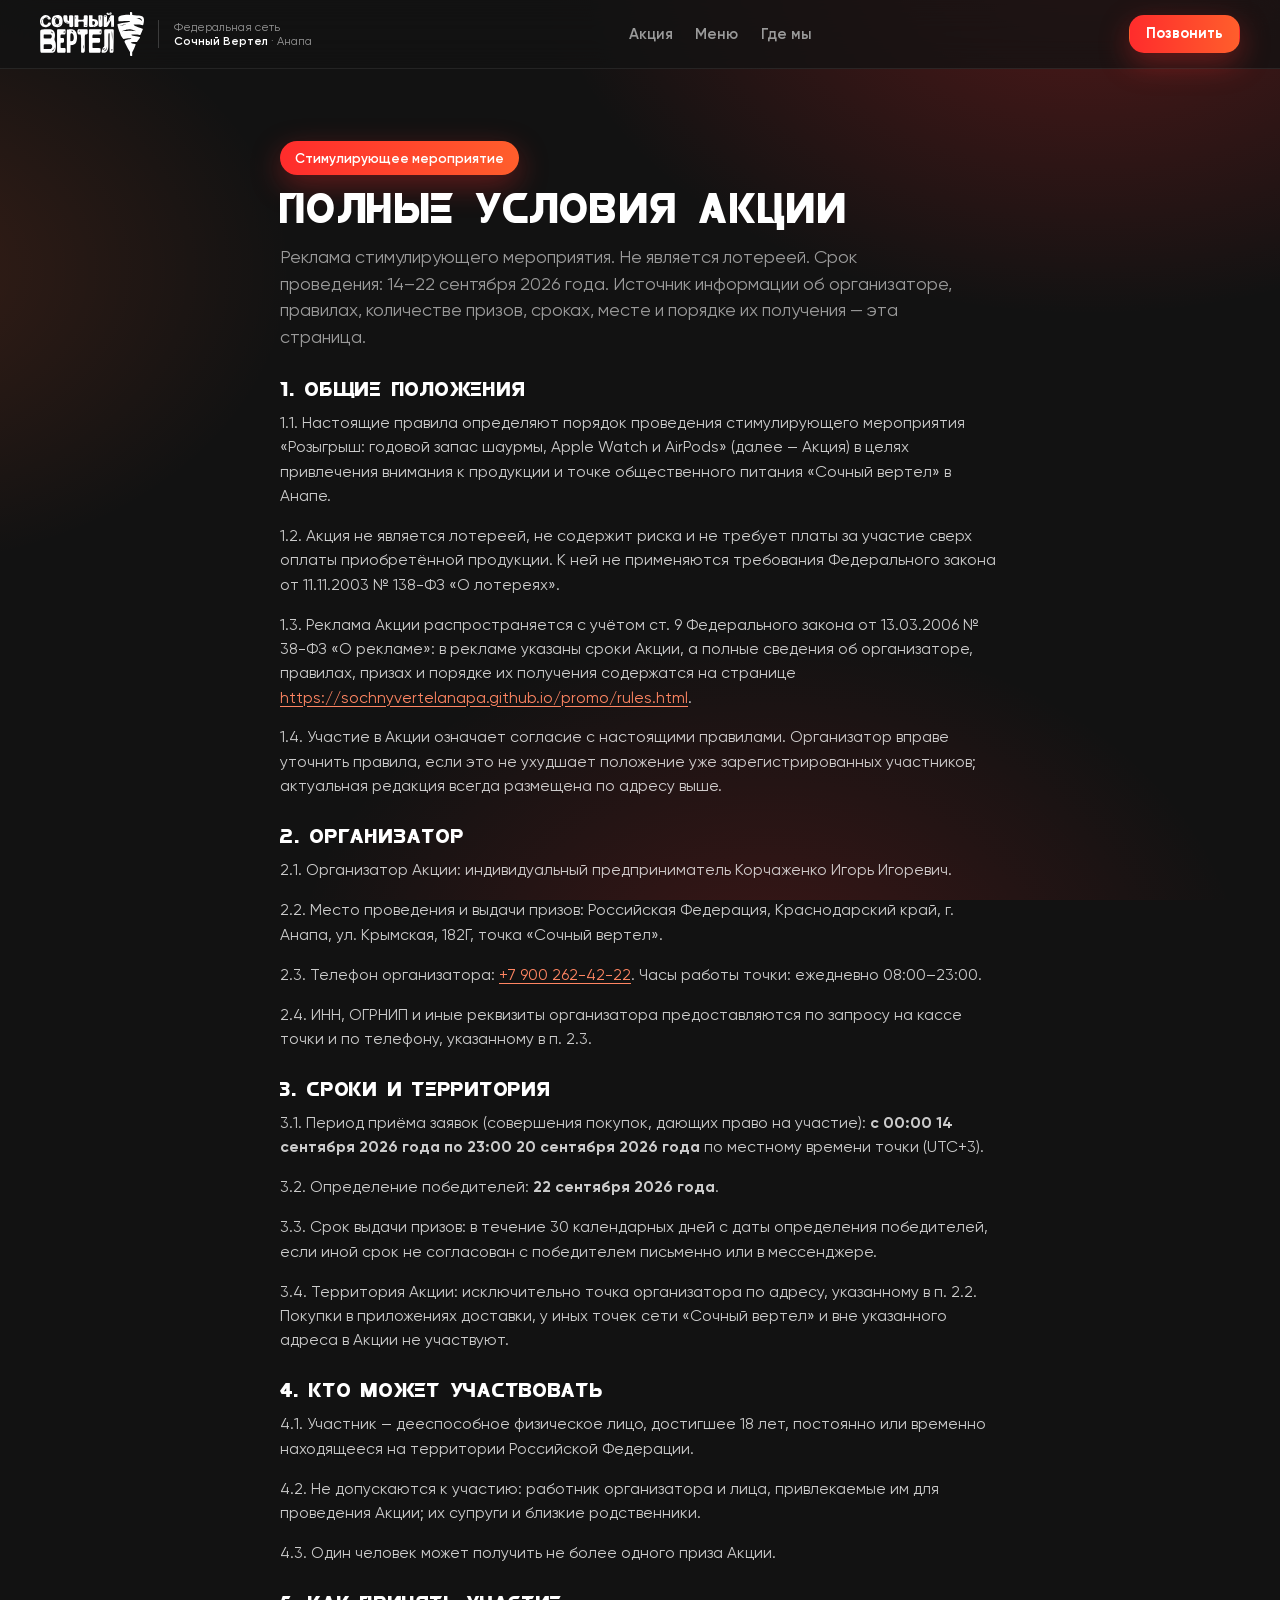
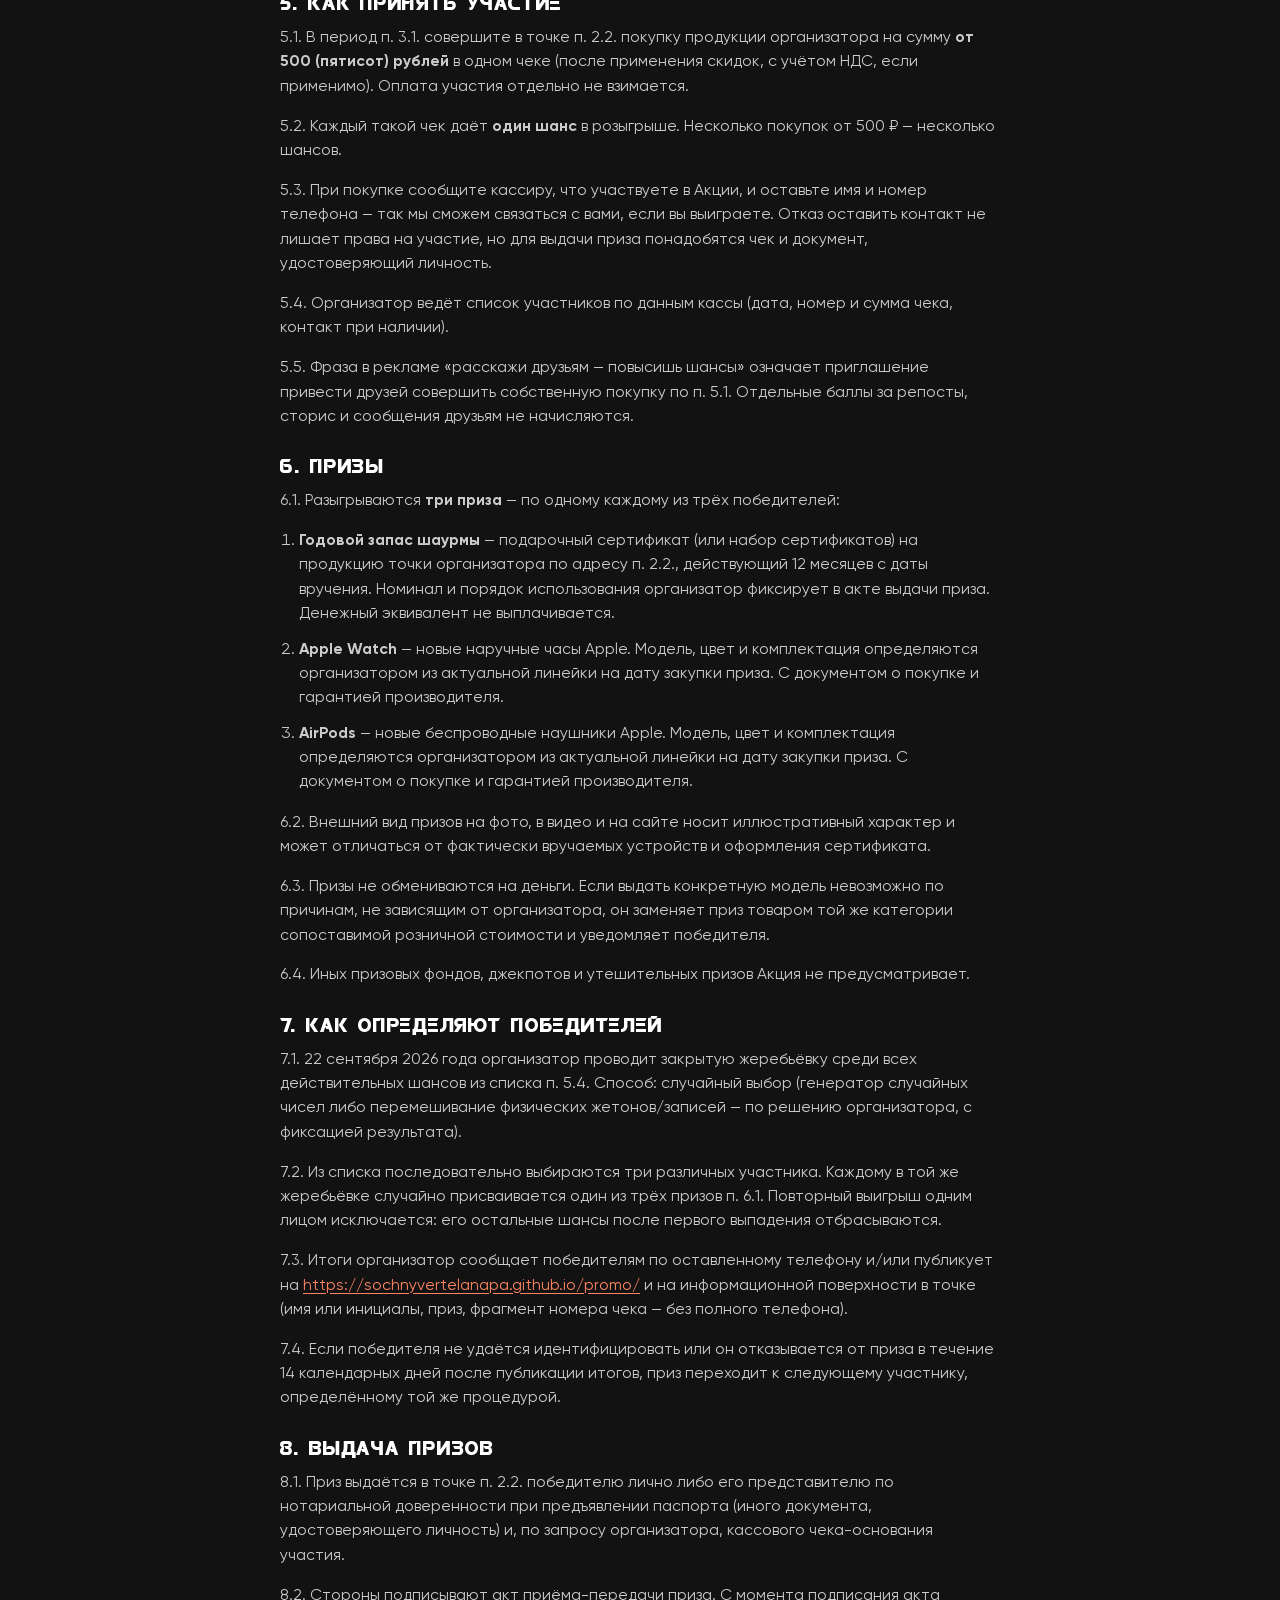
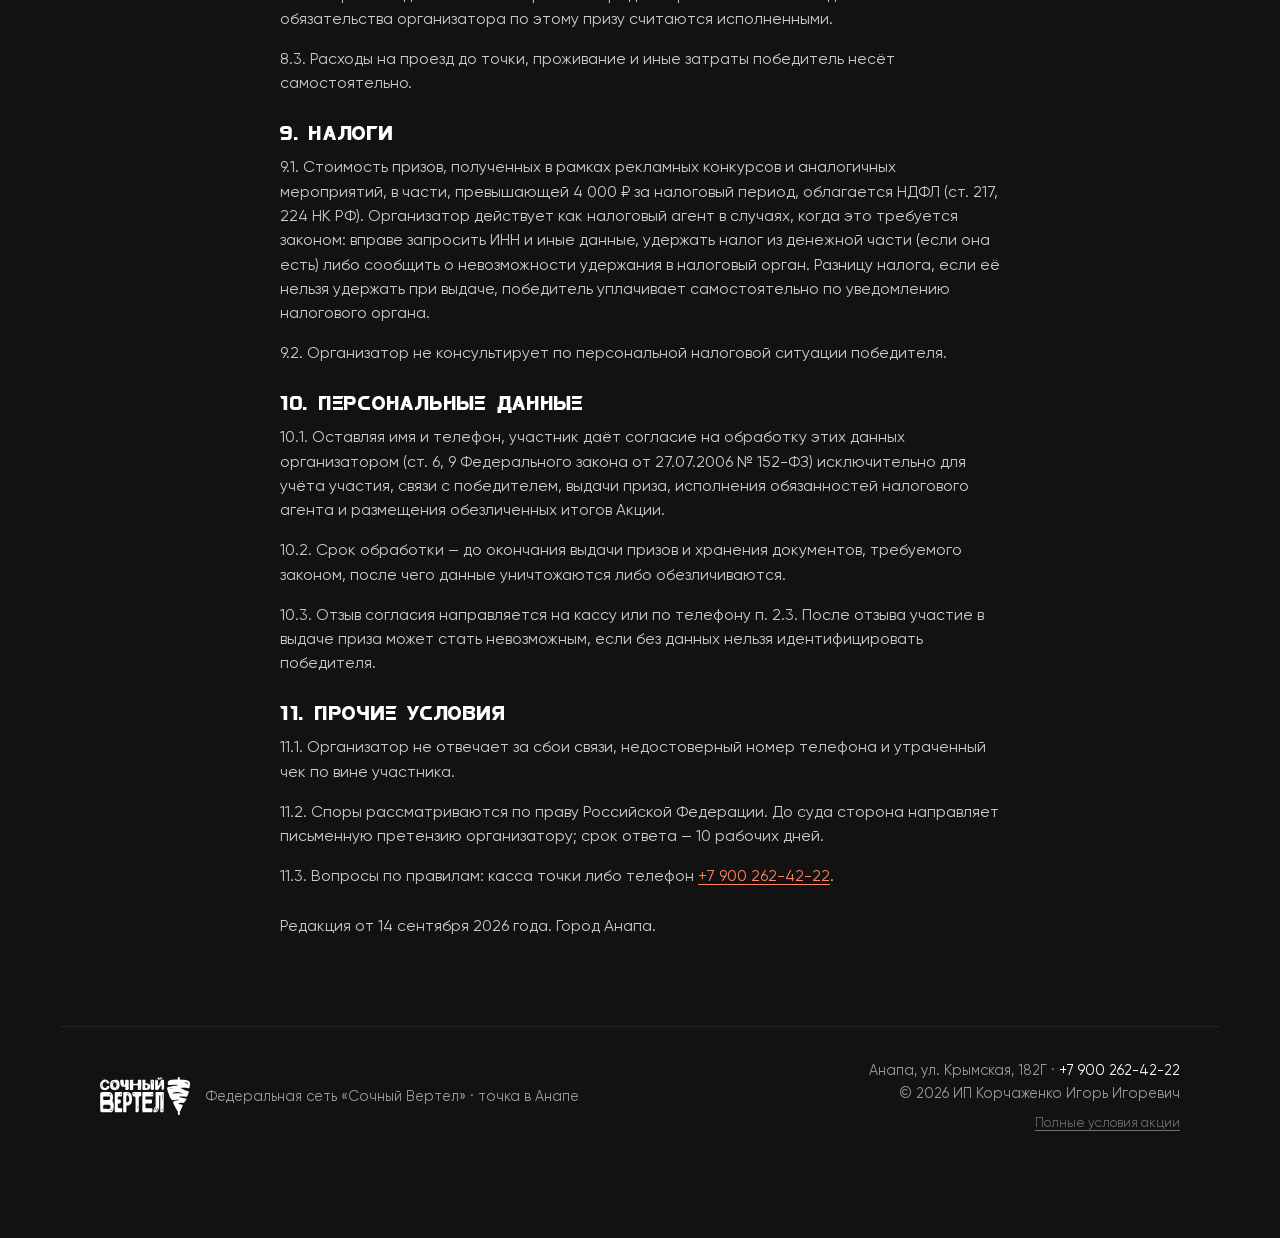
<file: promo/rules.html>
<!DOCTYPE html>
<html lang="ru">
<head>
  <meta charset="utf-8">
  <meta name="viewport" content="width=device-width, initial-scale=1, viewport-fit=cover">
  <title>Полные условия акции — розыгрыш в Сочном вертеле, Анапа</title>
  <meta name="description" content="Правила стимулирующего мероприятия: организатор, сроки, призы, порядок участия и выдачи. Источник информации об акции «Сочный вертел», Анапа.">
  <meta name="theme-color" content="#16110d">
  <link rel="icon" href="../assets/logo.svg" type="image/svg+xml">
  <link rel="stylesheet" href="../styles.css">
  <link rel="stylesheet" href="styles.css">
  <!-- Top.Mail.Ru counter -->
  <script type="text/javascript">
  var _tmr = window._tmr || (window._tmr = []);
  _tmr.push({id: "3794026", type: "pageView", start: (new Date()).getTime()});
  (function (d, w, id) {
    if (d.getElementById(id)) return;
    var ts = d.createElement("script"); ts.type = "text/javascript"; ts.async = true; ts.id = id;
    ts.src = "https://top-fwz1.mail.ru/js/code.js";
    var f = function () {var s = d.getElementsByTagName("script")[0]; s.parentNode.insertBefore(ts, s);};
    if (w.opera == "[object Opera]") { d.addEventListener("DOMContentLoaded", f, false); } else { f(); }
  })(document, window, "tmr-code");
  </script>
  <noscript><div><img src="https://top-fwz1.mail.ru/counter?id=3794026;js=na" style="position:absolute;left:-9999px;" alt="Top.Mail.Ru" /></div></noscript>
  <!-- /Top.Mail.Ru counter -->
</head>
<body>

<div class="embers" aria-hidden="true"></div>

<header class="topbar">
  <a class="brand" href="index.html">
    <img src="../assets/logo.svg" alt="Сочный Вертел" width="104" height="44">
    <span class="brand-sub">Федеральная сеть<br><b>Сочный Вертел</b> · Анапа</span>
  </a>
  <nav class="topnav">
    <a href="index.html#promo">Акция</a>
    <a href="index.html#menu">Меню</a>
    <a href="index.html#map">Где мы</a>
  </nav>
  <div class="topbar-right">
    <a class="btn btn-sm btn-accent" data-tel href="#">Позвонить</a>
  </div>
</header>

<main class="section rules-page">
  <p class="tag">Стимулирующее мероприятие</p>
  <h1>Полные условия акции</h1>
  <p class="lead rules-lead">
    Реклама стимулирующего мероприятия. Не является лотереей.
    Срок проведения: 14–22 сентября 2026 года. Источник информации об организаторе,
    правилах, количестве призов, сроках, месте и порядке их получения — эта страница.
  </p>

  <article class="rules-doc">
    <h2>1. Общие положения</h2>
    <p>1.1. Настоящие правила определяют порядок проведения стимулирующего мероприятия «Розыгрыш: годовой запас шаурмы, Apple Watch и AirPods» (далее — Акция) в целях привлечения внимания к продукции и точке общественного питания «Сочный вертел» в Анапе.</p>
    <p>1.2. Акция не является лотереей, не содержит риска и не требует платы за участие сверх оплаты приобретённой продукции. К ней не применяются требования Федерального закона от 11.11.2003 № 138-ФЗ «О лотереях».</p>
    <p>1.3. Реклама Акции распространяется с учётом ст. 9 Федерального закона от 13.03.2006 № 38-ФЗ «О рекламе»: в рекламе указаны сроки Акции, а полные сведения об организаторе, правилах, призах и порядке их получения содержатся на странице <a href="https://sochnyvertelanapa.github.io/promo/rules.html">https://sochnyvertelanapa.github.io/promo/rules.html</a>.</p>
    <p>1.4. Участие в Акции означает согласие с настоящими правилами. Организатор вправе уточнить правила, если это не ухудшает положение уже зарегистрированных участников; актуальная редакция всегда размещена по адресу выше.</p>

    <h2>2. Организатор</h2>
    <p>2.1. Организатор Акции: индивидуальный предприниматель Корчаженко Игорь Игоревич.</p>
    <p>2.2. Место проведения и выдачи призов: Российская Федерация, Краснодарский край, г. Анапа, ул. Крымская, 182Г, точка «Сочный вертел».</p>
    <p>2.3. Телефон организатора: <a data-tel href="#"><span data-phone>+7 900 262-42-22</span></a>. Часы работы точки: ежедневно 08:00–23:00.</p>
    <p>2.4. ИНН, ОГРНИП и иные реквизиты организатора предоставляются по запросу на кассе точки и по телефону, указанному в п. 2.3.</p>

    <h2>3. Сроки и территория</h2>
    <p>3.1. Период приёма заявок (совершения покупок, дающих право на участие): <b>с 00:00 14 сентября 2026 года по 23:00 20 сентября 2026 года</b> по местному времени точки (UTC+3).</p>
    <p>3.2. Определение победителей: <b>22 сентября 2026 года</b>.</p>
    <p>3.3. Срок выдачи призов: в течение 30 календарных дней с даты определения победителей, если иной срок не согласован с победителем письменно или в мессенджере.</p>
    <p>3.4. Территория Акции: исключительно точка организатора по адресу, указанному в п. 2.2. Покупки в приложениях доставки, у иных точек сети «Сочный вертел» и вне указанного адреса в Акции не участвуют.</p>

    <h2>4. Кто может участвовать</h2>
    <p>4.1. Участник — дееспособное физическое лицо, достигшее 18 лет, постоянно или временно находящееся на территории Российской Федерации.</p>
    <p>4.2. Не допускаются к участию: работник организатора и лица, привлекаемые им для проведения Акции; их супруги и близкие родственники.</p>
    <p>4.3. Один человек может получить не более одного приза Акции.</p>

    <h2>5. Как принять участие</h2>
    <p>5.1. В период п. 3.1. совершите в точке п. 2.2. покупку продукции организатора на сумму <b>от 500 (пятисот) рублей</b> в одном чеке (после применения скидок, с учётом НДС, если применимо). Оплата участия отдельно не взимается.</p>
    <p>5.2. Каждый такой чек даёт <b>один шанс</b> в розыгрыше. Несколько покупок от 500 ₽ — несколько шансов.</p>
    <p>5.3. При покупке сообщите кассиру, что участвуете в Акции, и оставьте имя и номер телефона — так мы сможем связаться с вами, если вы выиграете. Отказ оставить контакт не лишает права на участие, но для выдачи приза понадобятся чек и документ, удостоверяющий личность.</p>
    <p>5.4. Организатор ведёт список участников по данным кассы (дата, номер и сумма чека, контакт при наличии).</p>
    <p>5.5. Фраза в рекламе «расскажи друзьям — повысишь шансы» означает приглашение привести друзей совершить собственную покупку по п. 5.1. Отдельные баллы за репосты, сторис и сообщения друзьям не начисляются.</p>

    <h2>6. Призы</h2>
    <p>6.1. Разыгрываются <b>три приза</b> — по одному каждому из трёх победителей:</p>
    <ol class="rules-prizes">
      <li><b>Годовой запас шаурмы</b> — подарочный сертификат (или набор сертификатов) на продукцию точки организатора по адресу п. 2.2., действующий 12 месяцев с даты вручения. Номинал и порядок использования организатор фиксирует в акте выдачи приза. Денежный эквивалент не выплачивается.</li>
      <li><b>Apple Watch</b> — новые наручные часы Apple. Модель, цвет и комплектация определяются организатором из актуальной линейки на дату закупки приза. С документом о покупке и гарантией производителя.</li>
      <li><b>AirPods</b> — новые беспроводные наушники Apple. Модель, цвет и комплектация определяются организатором из актуальной линейки на дату закупки приза. С документом о покупке и гарантией производителя.</li>
    </ol>
    <p>6.2. Внешний вид призов на фото, в видео и на сайте носит иллюстративный характер и может отличаться от фактически вручаемых устройств и оформления сертификата.</p>
    <p>6.3. Призы не обмениваются на деньги. Если выдать конкретную модель невозможно по причинам, не зависящим от организатора, он заменяет приз товаром той же категории сопоставимой розничной стоимости и уведомляет победителя.</p>
    <p>6.4. Иных призовых фондов, джекпотов и утешительных призов Акция не предусматривает.</p>

    <h2>7. Как определяют победителей</h2>
    <p>7.1. 22 сентября 2026 года организатор проводит закрытую жеребьёвку среди всех действительных шансов из списка п. 5.4. Способ: случайный выбор (генератор случайных чисел либо перемешивание физических жетонов/записей — по решению организатора, с фиксацией результата).</p>
    <p>7.2. Из списка последовательно выбираются три различных участника. Каждому в той же жеребьёвке случайно присваивается один из трёх призов п. 6.1. Повторный выигрыш одним лицом исключается: его остальные шансы после первого выпадения отбрасываются.</p>
    <p>7.3. Итоги организатор сообщает победителям по оставленному телефону и/или публикует на <a href="https://sochnyvertelanapa.github.io/promo/">https://sochnyvertelanapa.github.io/promo/</a> и на информационной поверхности в точке (имя или инициалы, приз, фрагмент номера чека — без полного телефона).</p>
    <p>7.4. Если победителя не удаётся идентифицировать или он отказывается от приза в течение 14 календарных дней после публикации итогов, приз переходит к следующему участнику, определённому той же процедурой.</p>

    <h2>8. Выдача призов</h2>
    <p>8.1. Приз выдаётся в точке п. 2.2. победителю лично либо его представителю по нотариальной доверенности при предъявлении паспорта (иного документа, удостоверяющего личность) и, по запросу организатора, кассового чека-основания участия.</p>
    <p>8.2. Стороны подписывают акт приёма-передачи приза. С момента подписания акта обязательства организатора по этому призу считаются исполненными.</p>
    <p>8.3. Расходы на проезд до точки, проживание и иные затраты победитель несёт самостоятельно.</p>

    <h2>9. Налоги</h2>
    <p>9.1. Стоимость призов, полученных в рамках рекламных конкурсов и аналогичных мероприятий, в части, превышающей 4 000 ₽ за налоговый период, облагается НДФЛ (ст. 217, 224 НК РФ). Организатор действует как налоговый агент в случаях, когда это требуется законом: вправе запросить ИНН и иные данные, удержать налог из денежной части (если она есть) либо сообщить о невозможности удержания в налоговый орган. Разницу налога, если её нельзя удержать при выдаче, победитель уплачивает самостоятельно по уведомлению налогового органа.</p>
    <p>9.2. Организатор не консультирует по персональной налоговой ситуации победителя.</p>

    <h2>10. Персональные данные</h2>
    <p>10.1. Оставляя имя и телефон, участник даёт согласие на обработку этих данных организатором (ст. 6, 9 Федерального закона от 27.07.2006 № 152-ФЗ) исключительно для учёта участия, связи с победителем, выдачи приза, исполнения обязанностей налогового агента и размещения обезличенных итогов Акции.</p>
    <p>10.2. Срок обработки — до окончания выдачи призов и хранения документов, требуемого законом, после чего данные уничтожаются либо обезличиваются.</p>
    <p>10.3. Отзыв согласия направляется на кассу или по телефону п. 2.3. После отзыва участие в выдаче приза может стать невозможным, если без данных нельзя идентифицировать победителя.</p>

    <h2>11. Прочие условия</h2>
    <p>11.1. Организатор не отвечает за сбои связи, недостоверный номер телефона и утраченный чек по вине участника.</p>
    <p>11.2. Споры рассматриваются по праву Российской Федерации. До суда сторона направляет письменную претензию организатору; срок ответа — 10 рабочих дней.</p>
    <p>11.3. Вопросы по правилам: касса точки либо телефон <a data-tel href="#"><span data-phone>+7 900 262-42-22</span></a>.</p>
    <p class="rules-updated">Редакция от 14 сентября 2026 года. Город Анапа.</p>
  </article>
</main>

<footer class="footer">
  <div class="footer-brand"><img src="../assets/logo.svg" alt="Сочный Вертел" width="90" height="38"><span>Федеральная сеть «Сочный Вертел» · точка в Анапе</span></div>
  <div class="footer-meta">
    <span data-address></span> · <a data-tel href="#"><span data-phone></span></a><br>
    © <span data-year></span> <span data-legal></span><br>
    <a class="footer-terms" href="rules.html">Полные условия акции</a>
  </div>
</footer>

<script src="config.js"></script>
<script src="app.js"></script>
</body>
</html>
</file>
<file: styles.css>
/* ============================================================
   Сочный Вертел — фирменный стиль (по мотивам sochnyvertel.ru)
   Шрифты: ROBO (заголовки), Gilroy (текст). Цвета: #ff2c2c → #ff5e2c
   ============================================================ */
@font-face { font-family: "ROBO"; src: url("assets/fonts/robo.woff") format("woff"); font-weight: 400; font-display: swap; }
@font-face { font-family: "Gilroy"; src: url("assets/fonts/gilroy-regular.woff") format("woff"); font-weight: 400; font-display: swap; }
@font-face { font-family: "Gilroy"; src: url("assets/fonts/gilroy-semibold.woff") format("woff"); font-weight: 600; font-display: swap; }
@font-face { font-family: "Gilroy"; src: url("assets/fonts/gilroy-bold.woff") format("woff"); font-weight: 700; font-display: swap; }

:root {
  --bg: #121212;
  --bg-2: #171717;
  --card: rgba(255, 255, 255, 0.06);
  --card-solid: #1f1f1f;
  --line: rgba(255, 255, 255, 0.08);
  --text: #ffffff;
  --muted: #9a9a9a;
  --muted-2: #8e8e8e;
  --red: #ff2c2c;
  --red-2: #ff5e2c;
  --grad: linear-gradient(90deg, #ff2c2c 0%, #ff5e2c 100%);
  --light: #fafafa;
  --light-text: #585858;
  --green: #4cd37b;
  --gold: #ffb347;
  --radius: 14px;
  --radius-btn: 15px;
  --shadow: 0 16px 50px rgba(0, 0, 0, 0.45);
  --glow: 0 10px 30px rgba(255, 44, 44, 0.35);
  --max: 1160px;
  --font: "Gilroy", "Manrope", system-ui, -apple-system, "Segoe UI", Roboto, sans-serif;
  --display: "ROBO", "Gilroy", system-ui, sans-serif;
}

* { box-sizing: border-box; }
html { scroll-behavior: smooth; scroll-padding-top: 84px; }
body {
  margin: 0;
  font-family: var(--font);
  background: var(--bg);
  color: var(--text);
  line-height: 1.5;
  -webkit-font-smoothing: antialiased;
  position: relative;
  overflow-x: hidden;
}
/* фирменные «угли»/жар на фоне */
body::before {
  content: ""; position: fixed; inset: 0; z-index: -2; pointer-events: none;
  background:
    radial-gradient(900px 600px at 85% -5%, rgba(255, 44, 44, 0.28), transparent 60%),
    radial-gradient(700px 500px at -10% 30%, rgba(255, 94, 44, 0.16), transparent 60%),
    radial-gradient(800px 600px at 60% 110%, rgba(255, 44, 44, 0.18), transparent 60%),
    var(--bg);
}
.embers { position: fixed; inset: 0; z-index: -1; pointer-events: none; overflow: hidden; }
.embers i {
  position: absolute; bottom: -10px; width: 4px; height: 4px; border-radius: 50%;
  background: radial-gradient(circle, #ffd9a8 0%, #ff5e2c 45%, rgba(255, 44, 44, 0) 75%);
  filter: blur(0.3px); opacity: 0; animation: rise linear infinite;
}
@keyframes rise {
  0% { transform: translate(0, 0) scale(0.6); opacity: 0; }
  10% { opacity: 0.9; }
  100% { transform: translate(var(--dx), -110vh) scale(1.2); opacity: 0; }
}

a { color: inherit; text-decoration: none; }
h1, h2, h3 { margin: 0 0 0.4em; line-height: 1.08; }
h1, h2 {
  font-family: var(--display); font-weight: 400; text-transform: uppercase; letter-spacing: 0.04em;
}
h1 { font-size: clamp(1.9rem, 4.6vw, 3.2rem); }
h2 { font-size: clamp(1.5rem, 3.2vw, 2.3rem); }
h3 { font-family: var(--font); font-weight: 700; font-size: 1.1rem; }
p { margin: 0 0 1em; }
.muted { color: var(--muted); }
.tiny { font-size: 0.8rem; }
.red { color: var(--red); }
[hidden] { display: none !important; }

/* ---------- tag / buttons ---------- */
.tag {
  display: inline-block; padding: 0.42rem 0.95rem; border-radius: 999px; background: var(--grad); color: #fff;
  font-weight: 600; font-size: 0.85rem; margin-bottom: 0.9rem; box-shadow: var(--glow);
}
.btn {
  display: inline-flex; align-items: center; justify-content: center; gap: 0.6rem;
  padding: 0.85rem 1.35rem; border-radius: var(--radius-btn); font-weight: 700; font-size: 1rem; font-family: var(--font);
  border: 1.5px solid transparent; cursor: pointer; transition: transform 0.12s, filter 0.2s, border-color 0.2s, background 0.2s;
  white-space: nowrap; user-select: none; line-height: 1.2;
}
.btn:active { transform: scale(0.97); }
.btn .arrow { font-weight: 400; transition: transform 0.2s; }
.btn:hover .arrow { transform: translateX(4px); }
.btn-accent { background: var(--grad); color: #fff; box-shadow: var(--glow); }
.btn-accent:hover { filter: brightness(1.07); }
.btn-ghost { background: rgba(255, 255, 255, 0.05); border-color: rgba(255, 255, 255, 0.14); color: var(--text); }
.btn-ghost:hover { border-color: var(--red); }
.btn-lg { padding: 1.05rem 1.7rem; font-size: 1.05rem; }
.btn-sm { padding: 0.6rem 1rem; font-size: 0.9rem; }

/* ---------- topbar ---------- */
.topbar {
  position: sticky; top: 0; z-index: 50;
  display: flex; align-items: center; gap: 1.2rem; justify-content: space-between;
  padding: 0.75rem clamp(1rem, 4vw, 2.5rem);
  background: rgba(18, 18, 18, 0.78); backdrop-filter: blur(16px); -webkit-backdrop-filter: blur(16px);
  border-bottom: 1px solid var(--line);
}
.brand { display: flex; align-items: center; gap: 0.9rem; }
.brand img { display: block; height: 44px; width: auto; }
.brand-sub { font-size: 0.72rem; line-height: 1.25; color: var(--muted); padding-left: 0.9rem; border-left: 1px solid rgba(255, 255, 255, 0.18); }
.brand-sub b { color: var(--text); font-weight: 600; }
.topnav { display: flex; gap: 1.4rem; font-weight: 600; font-size: 0.95rem; color: var(--muted); }
.topnav a:hover { color: var(--text); }
.topbar-right { display: flex; align-items: center; gap: 0.8rem; }
.ymaps-badge {
  display: flex; align-items: center; gap: 0.55rem; padding: 0.35rem 0.7rem 0.35rem 0.4rem;
  background: #fff; color: #1c1c1c; border-radius: 12px; box-shadow: 0 6px 20px rgba(0, 0, 0, 0.25);
  min-width: 132px; text-decoration: none;
}
.ymaps-logo { display: grid; place-items: center; flex: 0 0 auto; }
.ymaps-logo svg { display: block; }
.ymaps-meta { display: grid; line-height: 1.05; }
.ymaps-brand { font-size: 0.62rem; font-weight: 700; color: #7a7a7a; letter-spacing: 0.02em; }
.ymaps-score { font-family: var(--display); font-size: 1.25rem; letter-spacing: 0.04em; color: #1c1c1c; }
.ymaps-stars { color: #fc0; font-size: 0.72rem; letter-spacing: 0.04em; }
@media (max-width: 960px) { .topnav { display: none; } }
@media (max-width: 640px) {
  .brand-sub { display: none; }
  .ymaps-badge { min-width: 0; padding: 0.3rem 0.5rem 0.3rem 0.3rem; }
  .ymaps-brand { display: none; }
}

/* ---------- hero ---------- */
.hero {
  max-width: var(--max); margin: 0 auto; padding: clamp(2.5rem, 6vw, 5rem) clamp(1rem, 4vw, 2.5rem) 2.5rem;
  display: grid; grid-template-columns: 1.2fr 0.8fr; gap: 2.5rem; align-items: center;
}
.lead { font-size: 1.12rem; color: var(--muted); max-width: 50ch; }
.hero-cta { display: flex; flex-wrap: wrap; gap: 0.8rem; margin: 1.6rem 0 1.3rem; }
.hero-facts { list-style: none; padding: 0; margin: 0; display: flex; flex-wrap: wrap; gap: 0.5rem 1.4rem; color: var(--muted); font-size: 0.95rem; }
.hero-facts b { color: var(--text); font-weight: 600; }
.hero-art { display: flex; justify-content: center; }
.hero-card {
  width: min(380px, 90vw); padding: 1.6rem; border-radius: 22px;
  background: linear-gradient(160deg, rgba(255, 255, 255, 0.08), rgba(255, 255, 255, 0.03));
  border: 1px solid rgba(255, 255, 255, 0.1); box-shadow: var(--shadow), 0 0 120px rgba(255, 44, 44, 0.18);
  display: grid; gap: 1.2rem; position: relative; overflow: hidden;
}
.hero-card::after {
  content: ""; position: absolute; right: -60px; bottom: -80px; width: 260px; height: 260px; border-radius: 50%;
  background: radial-gradient(circle, rgba(255, 44, 44, 0.45), transparent 70%); pointer-events: none;
}
.hero-lotto { text-decoration: none; color: inherit; }
.hero-lotto .tag { margin-bottom: 0.4rem; }
.hero-lotto-title {
  font-family: var(--display); font-weight: 400; text-transform: uppercase; letter-spacing: 0.04em;
  font-size: clamp(1.35rem, 2.4vw, 1.75rem); line-height: 1.15; margin: 0;
}
.hero-lotto-lead { margin: 0.4rem 0 0; color: rgba(255, 255, 255, 0.78); font-size: 0.98rem; }
.hero-lotto-prizes { display: flex; gap: 0.45rem; font-size: 1.45rem; position: relative; }
.hero-lotto-prizes span {
  width: 44px; height: 44px; border-radius: 12px; display: grid; place-items: center;
  background: rgba(255, 255, 255, 0.08); border: 1px solid rgba(255, 255, 255, 0.1);
}
.hero-pill { font-size: 0.9rem; padding: 0.7rem 1rem; border-radius: 12px; background: var(--light); color: var(--light-text); font-weight: 600; position: relative; display: inline-flex; align-items: center; gap: 0.4rem; width: fit-content; }
.hero-pill b { color: var(--red); }
@media (max-width: 900px) {
  .hero { grid-template-columns: 1fr; text-align: center; }
  .lead { margin: 0 auto; }
  .hero-cta, .hero-facts { justify-content: center; }
  .hero h1 br { display: none; }
  .hero-art { order: 1; }
  .hero-card { text-align: left; }
  .hero-lotto-prizes { justify-content: center; }
  .hero-pill { margin: 0 auto; }
}

/* ---------- sections ---------- */
.section { max-width: var(--max); margin: 0 auto; padding: clamp(2.5rem, 6vw, 4.5rem) clamp(1rem, 4vw, 2.5rem); }
.section-head { margin-bottom: 1.6rem; }
.section-head p { margin: 0; }

/* ---------- delivery ---------- */
.delivery-grid { display: grid; grid-template-columns: 1fr 1fr; gap: 1.5rem; align-items: start; }
.points { display: grid; gap: 0.9rem; }
.point { display: flex; gap: 1rem; background: var(--card); border-radius: var(--radius); padding: 1.15rem 1.2rem; }
.point-num {
  flex: 0 0 42px; height: 42px; border-radius: 50%; display: grid; place-items: center;
  font-family: var(--display); font-size: 1.05rem; background: var(--grad); color: #fff; box-shadow: var(--glow);
}
.point h3 { font-size: 1.02rem; margin-bottom: 0.2rem; text-transform: uppercase; font-family: var(--display); font-weight: 400; letter-spacing: 0.04em; }
.point p { margin: 0; color: var(--muted); font-size: 0.95rem; }
.compare-card { background: var(--light); color: var(--light-text); border-radius: var(--radius); padding: 1.5rem; text-align: center; box-shadow: var(--shadow); }
.compare-title { color: var(--light-text); margin-bottom: 0.9rem; font-weight: 600; }
.compare-row { display: grid; grid-template-columns: 1fr auto 1fr; gap: 0.6rem; align-items: center; }
.compare-col { padding: 1rem 0.6rem; border-radius: 12px; background: #f1f1f1; }
.compare-col.phone { background: #fff; border: 2px solid var(--red); }
.compare-label { display: block; font-size: 0.8rem; color: var(--muted-2); margin-bottom: 0.2rem; }
.compare-price { font-family: var(--display); font-size: 1.9rem; letter-spacing: 0.04em; color: #1c1c1c; }
.compare-col.phone .compare-price { color: var(--red); }
.compare-col.app .compare-price { text-decoration: line-through; text-decoration-color: var(--red); text-decoration-thickness: 3px; color: #8e8e8e; }
.compare-vs { color: var(--muted-2); font-weight: 700; }
.compare-save { margin: 1rem 0; font-size: 1.05rem; }
.compare-save b { color: var(--red); }
@media (max-width: 820px) { .delivery-grid { grid-template-columns: 1fr; } }

/* ---------- promos ---------- */
.promo-grid { display: grid; grid-template-columns: repeat(auto-fill, minmax(240px, 1fr)); gap: 1rem; }
.promo {
  position: relative; text-align: left; background: var(--card); border: 1px solid transparent; border-radius: var(--radius);
  padding: 1.25rem; color: var(--text); cursor: pointer; font: inherit; font-family: var(--font); transition: transform 0.15s, border-color 0.2s, background 0.2s;
  display: flex; flex-direction: column; gap: 0.55rem;
}
.promo:hover { transform: translateY(-3px); border-color: rgba(255, 44, 44, 0.6); background: rgba(255, 255, 255, 0.08); }
.promo-ico { width: 46px; height: 46px; border-radius: 50%; display: grid; place-items: center; font-size: 1.35rem; background: var(--grad); box-shadow: var(--glow); }
.promo h3 { margin: 0.3rem 0 0; font-family: var(--display); font-weight: 400; text-transform: uppercase; letter-spacing: 0.04em; font-size: 1rem; line-height: 1.2; padding-right: 5.5rem; }
.promo p { margin: 0; color: var(--muted); font-size: 0.95rem; }
.promo-badge { position: absolute; top: 1.1rem; right: 1.1rem; font-size: 0.7rem; font-weight: 700; text-transform: uppercase; letter-spacing: 0.06em; background: rgba(255, 44, 44, 0.16); color: #ff8562; padding: 0.3rem 0.6rem; border-radius: 999px; }
.promo-more { margin-top: auto; color: var(--red); font-weight: 600; font-size: 0.9rem; }

/* ---------- drum ---------- */
.drum-grid {
  display: grid;
  grid-template-columns: minmax(0, 1fr) minmax(0, 1fr);
  gap: clamp(1.5rem, 4vw, 3rem);
  align-items: center;
}
.drum-visual {
  display: flex;
  flex-direction: column;
  align-items: center;
  justify-content: center;
  gap: 1rem;
  text-align: center;
}
.drum-side { display: flex; flex-direction: column; justify-content: center; }
.drum-wheel {
  position: relative; width: min(380px, 100%); aspect-ratio: 1; border-radius: 50%;
  background: radial-gradient(circle at 50% 45%, #2a2a2a, #141414 75%);
  box-shadow: inset 0 0 0 12px #1c1c1c, inset 0 0 0 15px #ff2c2c, inset 0 0 0 17px #1c1c1c, var(--shadow), 0 0 80px rgba(255, 44, 44, 0.25);
  overflow: hidden; transition: transform 3.2s cubic-bezier(0.12, 0.75, 0.15, 1);
}
.drum-glass { position: absolute; inset: 0; border-radius: 50%; background: linear-gradient(135deg, rgba(255, 255, 255, 0.16), transparent 45%, rgba(255, 255, 255, 0.04)); pointer-events: none; z-index: 2; }
.drum-balls { position: absolute; inset: 22px; }
.ball {
  position: absolute; width: 34px; height: 34px; border-radius: 50%;
  background: radial-gradient(circle at 35% 30%, #fff, var(--c) 45%, color-mix(in srgb, var(--c) 60%, #000) 100%);
  box-shadow: 0 3px 6px rgba(0, 0, 0, 0.5);
}
.drum-result { min-height: 74px; background: var(--light); color: var(--light-text); border-radius: 14px; padding: 0.85rem 1.2rem; width: min(380px, 100%); display: grid; gap: 0.2rem; }
.drum-result-label { font-size: 0.72rem; text-transform: uppercase; letter-spacing: 0.1em; color: var(--muted-2); font-weight: 600; }
.drum-result-prize { font-weight: 700; font-size: 1.15rem; color: #1c1c1c; }
.drum-result.win { box-shadow: 0 0 40px rgba(255, 44, 44, 0.45); outline: 2px solid var(--red); }
.drum-result.win .drum-result-prize { color: var(--red); }
.drum-result.pop { animation: pop 0.5s ease; }
@keyframes pop { 0% { transform: scale(0.95); } 60% { transform: scale(1.04); } 100% { transform: scale(1); } }
.prizes h3 { margin-bottom: 0.8rem; font-family: var(--display); font-weight: 400; text-transform: uppercase; letter-spacing: 0.04em; }
.prize-groups { display: grid; gap: 0.75rem; }
@media (min-width: 821px) {
  .prize-groups { grid-template-columns: 1fr 1fr; align-items: start; }
  .prize-group:last-child { grid-column: 1 / -1; }
}
.prize-group { margin: 0; }
.prize-group-title { font-weight: 700; margin-bottom: 0.45rem; }
.prize-group-title.jackpot { color: var(--red); }
.prize-list { display: grid; grid-template-columns: repeat(auto-fill, minmax(110px, 1fr)); gap: 0.35rem; }
.prize {
  display: grid; justify-items: center; text-align: center; gap: 0.15rem;
  padding: 0.5rem 0.35rem; background: var(--card); border-radius: 12px; font-size: 0.76rem; min-height: 82px;
}
.prize-ico { font-size: 1.35rem; line-height: 1; }
.prize small { color: var(--muted); display: block; font-size: 0.75rem; }
.prize.jackpot { background: rgba(255, 44, 44, 0.12); border: 1px solid rgba(255, 44, 44, 0.35); }
@media (max-width: 820px) { .drum-grid { grid-template-columns: 1fr; } }

.winners { margin-top: 2.5rem; }
.winners-head { display: flex; justify-content: space-between; align-items: baseline; margin-bottom: 0.8rem; }
.winners-head h3 { font-family: var(--display); font-weight: 400; text-transform: uppercase; letter-spacing: 0.04em; }
.winners-list { display: grid; grid-template-columns: repeat(auto-fill, minmax(240px, 1fr)); gap: 0.7rem; }
.winner { display: flex; gap: 0.8rem; align-items: center; background: var(--card); border-radius: 14px; padding: 0.85rem 1rem; border: 1px solid transparent; }
.winner.jackpot { border-color: rgba(255, 44, 44, 0.5); background: linear-gradient(135deg, rgba(255, 44, 44, 0.18), var(--card)); }
.winner-ava { flex: 0 0 40px; height: 40px; border-radius: 50%; display: grid; place-items: center; font-weight: 700; background: var(--grad); color: #fff; }
.winner-body { min-width: 0; }
.winner-name { font-weight: 700; }
.winner-prize { color: var(--text); font-size: 0.95rem; }
.winner.jackpot .winner-prize { color: #ff8562; font-weight: 700; }
.winner-date { color: var(--muted); font-size: 0.8rem; }
.empty { grid-column: 1/-1; text-align: center; padding: 1.6rem; color: var(--muted); border: 1px dashed rgba(255, 255, 255, 0.15); border-radius: 14px; }

/* ---------- menu ---------- */
.menu-tabs { display: flex; gap: 0.5rem; overflow-x: auto; padding-bottom: 0.6rem; margin-bottom: 1rem; scrollbar-width: none; }
.menu-tabs::-webkit-scrollbar { display: none; }
.tab { flex: 0 0 auto; padding: 0.55rem 1.05rem; border-radius: 999px; border: 1px solid rgba(255, 255, 255, 0.12); background: transparent; color: var(--muted); font: inherit; font-family: var(--font); font-weight: 600; cursor: pointer; }
.tab.active { background: var(--grad); color: #fff; border-color: transparent; box-shadow: var(--glow); }
.menu-list { display: grid; grid-template-columns: repeat(auto-fill, minmax(300px, 1fr)); gap: 0.7rem; }
.menu-cat { grid-column: 1/-1; margin: 0.9rem 0 0.1rem; font-family: var(--display); font-size: 0.95rem; text-transform: uppercase; letter-spacing: 0.08em; color: var(--red); }
.item { display: flex; justify-content: space-between; gap: 1rem; background: var(--card); border-radius: 14px; padding: 0.95rem 1.1rem; }
.item-name { font-weight: 700; display: flex; gap: 0.5rem; align-items: center; flex-wrap: wrap; }
.item-tag { font-size: 0.66rem; text-transform: uppercase; letter-spacing: 0.06em; padding: 0.18rem 0.5rem; border-radius: 999px; background: var(--grad); color: #fff; font-weight: 700; }
.item-desc { color: var(--muted); font-size: 0.9rem; margin-top: 0.15rem; }
.item-price { font-family: var(--display); white-space: nowrap; font-size: 1.15rem; letter-spacing: 0.04em; text-align: right; }
.price-dual { display: grid; gap: 0.28rem; justify-items: end; }
.price-line { display: flex; align-items: baseline; justify-content: flex-end; gap: 0.45rem; }
.price-kind { font-family: var(--font); font-size: 0.68rem; font-weight: 600; letter-spacing: 0.04em; text-transform: uppercase; color: var(--muted); }
.menu-cta { display: flex; gap: 0.8rem; flex-wrap: wrap; justify-content: center; margin-top: 1.8rem; }

/* ---------- map ---------- */
.map-grid { display: grid; grid-template-columns: 1.4fr 1fr; gap: 1.2rem; }
.map-frame { border-radius: var(--radius); overflow: hidden; border: 1px solid var(--line); min-height: 380px; background: var(--card-solid); }
.map-frame iframe { width: 100%; height: 100%; min-height: 380px; border: 0; display: block; }
.map-side { display: grid; gap: 1rem; align-content: start; }
.map-card { background: var(--light); color: var(--light-text); border-radius: var(--radius); padding: 1.15rem 1.25rem; display: grid; gap: 0.6rem; font-weight: 600; }
.map-card a { color: var(--red); }
.map-card-row { display: flex; gap: 0.7rem; align-items: baseline; }
.map-card-row .ico { flex: 0 0 auto; }
.map-links { display: flex; flex-wrap: wrap; gap: 0.6rem; }
.social { display: flex; flex-wrap: wrap; gap: 0.6rem; }
.social a { display: inline-flex; align-items: center; gap: 0.4rem; padding: 0.5rem 0.9rem; border-radius: 999px; background: var(--card); font-size: 0.9rem; font-weight: 600; }
.social a:hover { background: rgba(255, 44, 44, 0.2); }
@media (max-width: 820px) { .map-grid { grid-template-columns: 1fr; } }

/* ---------- rsvp ---------- */
.rsvp-card {
  background: linear-gradient(135deg, rgba(255, 44, 44, 0.18), rgba(255, 255, 255, 0.04) 55%);
  border: 1px solid rgba(255, 44, 44, 0.25); border-radius: 24px; padding: clamp(1.4rem, 4vw, 2.4rem);
  display: grid; grid-template-columns: 1fr 1.2fr; gap: 2rem; box-shadow: var(--shadow);
}
.rsvp-text p { color: var(--muted); }
.rsvp-counter { display: block; margin-top: 0.6rem; color: var(--text); }
.rsvp-counter b { color: var(--red); }
.rsvp-form { display: grid; gap: 0.8rem; }
.rsvp-form label { display: grid; gap: 0.3rem; font-size: 0.85rem; color: var(--muted); }
.rsvp-form label em { font-style: normal; opacity: 0.7; }
.rsvp-form input, .rsvp-form select {
  font: inherit; font-family: var(--font); color: #1c1c1c; background: var(--light); border: 1.5px solid transparent; border-radius: 12px; padding: 0.8rem 0.95rem; width: 100%; outline: none;
}
.rsvp-form input::placeholder { color: #9f9f9f; }
.rsvp-form input:focus, .rsvp-form select:focus { border-color: var(--red); }
.row2 { display: grid; grid-template-columns: 1fr 1fr; gap: 0.8rem; }
.hp { position: absolute; left: -9999px; opacity: 0; height: 0; }
.rsvp-status { border-radius: 12px; padding: 0.9rem 1rem; font-weight: 600; }
.rsvp-status.ok { background: rgba(76, 211, 123, 0.14); border: 1px solid rgba(76, 211, 123, 0.45); color: #bff0cf; }
.rsvp-status.err { background: rgba(255, 44, 44, 0.14); border: 1px solid rgba(255, 44, 44, 0.45); color: #ffc9c9; }
.rsvp-status a { color: #fff; }
@media (max-width: 820px) { .rsvp-card { grid-template-columns: 1fr; } }
@media (max-width: 480px) { .row2 { grid-template-columns: 1fr; } }

/* ---------- footer / fab / modal ---------- */
.footer { max-width: var(--max); margin: 0 auto; padding: 2rem clamp(1rem, 4vw, 2.5rem) 6.5rem; border-top: 1px solid var(--line); display: flex; flex-wrap: wrap; justify-content: space-between; gap: 1rem; font-size: 0.9rem; color: var(--muted); }
.footer-brand { display: flex; align-items: center; gap: 1rem; }
.footer-brand img { height: 38px; width: auto; }
.footer-meta { text-align: right; line-height: 1.6; }
.footer-meta a { color: var(--text); }
@media (max-width: 640px) { .footer-meta { text-align: left; } }
.fab {
  position: fixed; right: 1rem; bottom: 1rem; left: 1rem; z-index: 40; display: none; align-items: center; justify-content: center; gap: 0.6rem;
  padding: 1rem 1.3rem; border-radius: var(--radius-btn); background: var(--grad); color: #fff; font-weight: 700; box-shadow: 0 10px 30px rgba(255, 44, 44, 0.5);
}
@media (max-width: 760px) { .fab { display: inline-flex; } }

.modal { position: fixed; inset: 0; z-index: 100; display: grid; place-items: center; padding: 1rem; }
.modal-backdrop { position: absolute; inset: 0; background: rgba(0, 0, 0, 0.7); backdrop-filter: blur(4px); }
.modal-card { position: relative; background: var(--light); color: var(--light-text); border-radius: 22px; padding: 1.7rem; max-width: 470px; width: 100%; box-shadow: var(--shadow); animation: pop 0.35s ease; }
.modal-card h3 { font-family: var(--display); font-weight: 400; text-transform: uppercase; letter-spacing: 0.04em; color: #1c1c1c; font-size: 1.15rem; }
.modal-x { position: absolute; top: 0.6rem; right: 0.8rem; background: none; border: 0; color: #8e8e8e; font-size: 1.9rem; cursor: pointer; line-height: 1; }
.modal-ico { width: 52px; height: 52px; border-radius: 50%; display: grid; place-items: center; font-size: 1.5rem; background: var(--grad); margin-bottom: 0.8rem; box-shadow: var(--glow); }
.modal-card p { color: var(--light-text); }

/* знак рубля внутри ROBO-цифр */
.cur { font-family: var(--font); font-weight: 700; font-size: 0.72em; letter-spacing: 0; }
.hero-stat-value .cur { -webkit-text-fill-color: #ff5e2c; }
</file>
<file: promo/styles.css>
@font-face { font-family: "ROBO"; src: url("../assets/fonts/robo.woff") format("woff"); font-weight: 400; font-display: swap; }
@font-face { font-family: "Gilroy"; src: url("../assets/fonts/gilroy-regular.woff") format("woff"); font-weight: 400; font-display: swap; }
@font-face { font-family: "Gilroy"; src: url("../assets/fonts/gilroy-semibold.woff") format("woff"); font-weight: 600; font-display: swap; }
@font-face { font-family: "Gilroy"; src: url("../assets/fonts/gilroy-bold.woff") format("woff"); font-weight: 700; font-display: swap; }

.promo-hero {
  padding-top: clamp(2rem, 5vw, 3.4rem);
  max-width: var(--max);
}
.promo-split {
  display: grid;
  grid-template-columns: minmax(0, 1fr) minmax(260px, 340px);
  grid-template-areas:
    "top video"
    "bottom video";
  column-gap: clamp(2rem, 4vw, 3.4rem);
  row-gap: 1.35rem;
  align-items: center;
}
.promo-copy-top { grid-area: top; align-self: end; }
.promo-copy-bottom { grid-area: bottom; align-self: start; }
.promo-video-wrap { grid-area: video; }

.promo-copy-top h1 {
  font-size: clamp(1.7rem, 3.4vw, 2.7rem);
  max-width: 16ch;
}
.promo-copy-top .lead {
  margin: 0.7rem 0 0;
  color: var(--muted);
  font-size: 1.12rem;
  max-width: 38ch;
}

.promo-video-wrap {
  width: 100%;
  border-radius: 22px;
  overflow: hidden;
  border: 1px solid var(--line);
  background: #000;
  box-shadow: var(--shadow), 0 0 80px rgba(255, 44, 44, 0.16);
}
.promo-video {
  display: block;
  width: 100%;
  height: auto;
  aspect-ratio: 9 / 16;
  background: #000;
}

.promo-prizes {
  list-style: none;
  padding: 0;
  margin: 0;
  display: flex;
  flex-wrap: wrap;
  gap: 0.65rem;
}
.promo-prizes li {
  display: flex;
  align-items: center;
  gap: 0.5rem;
  padding: 0.65rem 0.95rem;
  border-radius: 12px;
  background: rgba(255, 255, 255, 0.06);
  border: 1px solid rgba(255, 255, 255, 0.1);
  font-weight: 700;
}
.promo-prizes span { font-size: 1.2rem; }

.promo-rules { margin-top: 1.5rem; }
.promo-rules h2 { font-size: clamp(1.25rem, 2.4vw, 1.7rem); }
.promo-rules ol {
  margin: 0.9rem 0 0;
  padding: 0;
  list-style: none;
  display: grid;
  gap: 0.7rem;
  counter-reset: rule;
}
.promo-rules li {
  counter-increment: rule;
  display: flex;
  gap: 0.85rem;
  align-items: flex-start;
  background: var(--card);
  border-radius: var(--radius);
  padding: 0.95rem 1.1rem;
  font-weight: 600;
  line-height: 1.4;
}
.promo-rules li::before {
  content: counter(rule);
  flex: 0 0 36px;
  height: 36px;
  border-radius: 50%;
  display: grid;
  place-items: center;
  font-family: var(--display);
  font-size: 0.95rem;
  background: var(--grad);
  box-shadow: var(--glow);
}

.promo-cta { margin-bottom: 0; }

.promo-center {
  max-width: 720px;
  margin: 0 auto;
  text-align: center;
}

.promo-map .section-head { text-align: center; }
.promo-map .map-frame {
  max-width: 720px;
  margin: 0 auto;
}
.promo-map .map-card {
  max-width: 720px;
  margin: 1rem auto 0;
  text-align: left;
}
.promo-map .map-links {
  justify-content: center;
  margin-top: 1rem;
}
.promo-map .social {
  display: flex;
  flex-wrap: wrap;
  justify-content: center;
  gap: 0.8rem 1.2rem;
  margin-top: 1.1rem;
  font-weight: 600;
}
.promo-map .social a:hover { color: var(--red); }

.promo-legal-note {
  margin: 1rem 0 0;
  font-size: 0.82rem;
  color: #6e6e6e;
  line-height: 1.45;
  max-width: 46ch;
}
.promo-legal-note a {
  color: #6e6e6e;
  text-decoration: underline;
  text-underline-offset: 3px;
}
.promo-legal-note a:hover { color: #9a9a9a; }

.footer-meta .footer-terms {
  display: inline-block;
  margin-top: 0.45rem;
  color: #6e6e6e;
  font-size: 0.82rem;
  text-decoration: underline;
  text-underline-offset: 3px;
}
.footer-meta .footer-terms:hover { color: #9a9a9a; }

.rules-page { max-width: 800px; }
.rules-page h1 { font-size: clamp(1.6rem, 3.2vw, 2.3rem); }
.rules-lead { margin: 0.6rem 0 1.8rem; max-width: 62ch; }
.rules-doc h2 {
  margin: 1.8rem 0 0.7rem;
  font-size: 1.15rem;
}
.rules-doc p, .rules-doc li {
  color: rgba(255, 255, 255, 0.78);
  font-size: 0.98rem;
  line-height: 1.55;
}
.rules-doc a { color: #ff8562; text-decoration: underline; text-underline-offset: 3px; }
.rules-prizes { margin: 0 0 1em; padding-left: 1.2rem; display: grid; gap: 0.7rem; }
.rules-updated { margin-top: 1.6rem; color: #6e6e6e; font-size: 0.85rem; }

@media (max-width: 860px) {
  .promo-legal-note { margin-left: auto; margin-right: auto; text-align: center; }
}

@media (max-width: 860px) {
  .promo-split {
    grid-template-columns: 1fr;
    grid-template-areas:
      "top"
      "video"
      "bottom";
    justify-items: stretch;
  }
  .promo-copy-top { text-align: center; }
  .promo-copy-top h1 { margin-left: auto; margin-right: auto; }
  .promo-copy-top .lead { margin-left: auto; margin-right: auto; }
  .promo-video-wrap {
    max-width: 360px;
    justify-self: center;
  }
  .promo-prizes { justify-content: center; }
  .promo-rules h2 { text-align: center; }
  .promo-cta { justify-content: center; }
}

@media (max-width: 480px) {
  .promo-prizes { flex-direction: column; align-items: stretch; }
  .promo-prizes li { justify-content: center; }
  .promo-video-wrap { max-width: 100%; }
}
</file>
